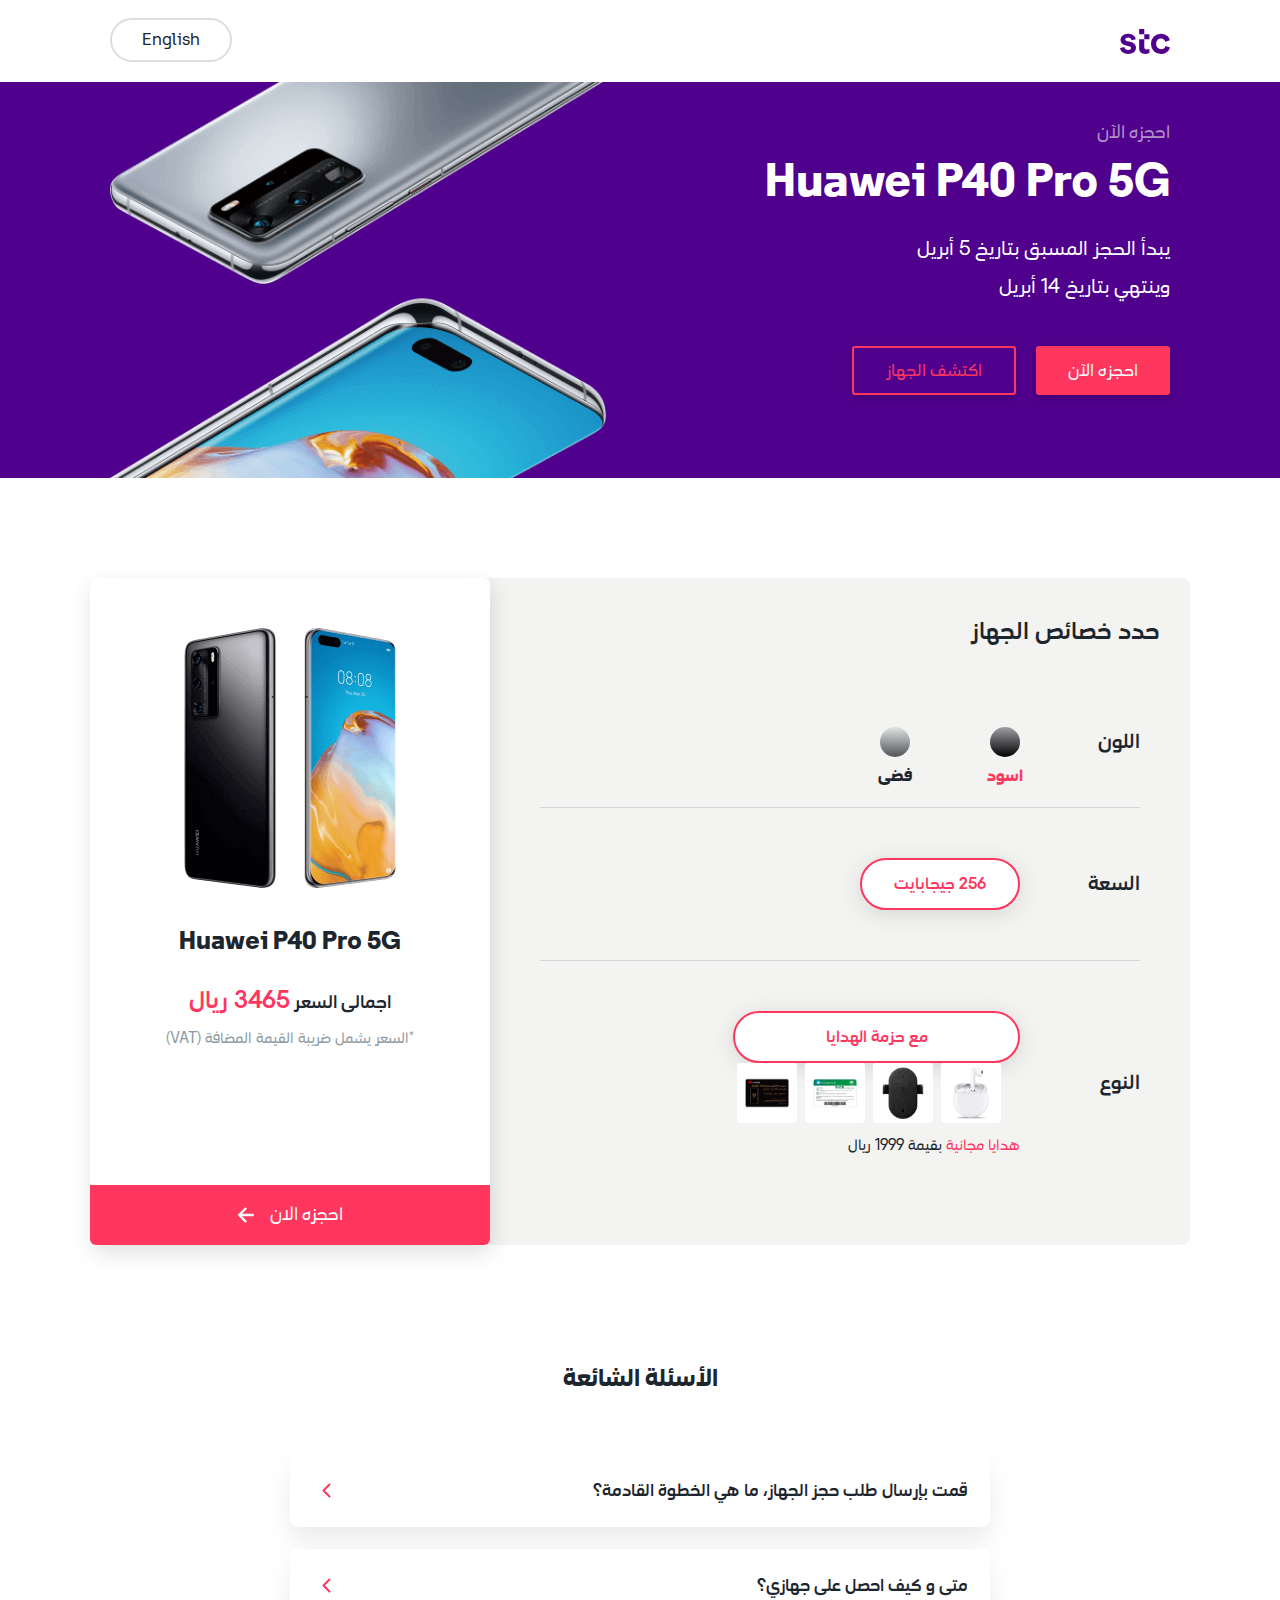
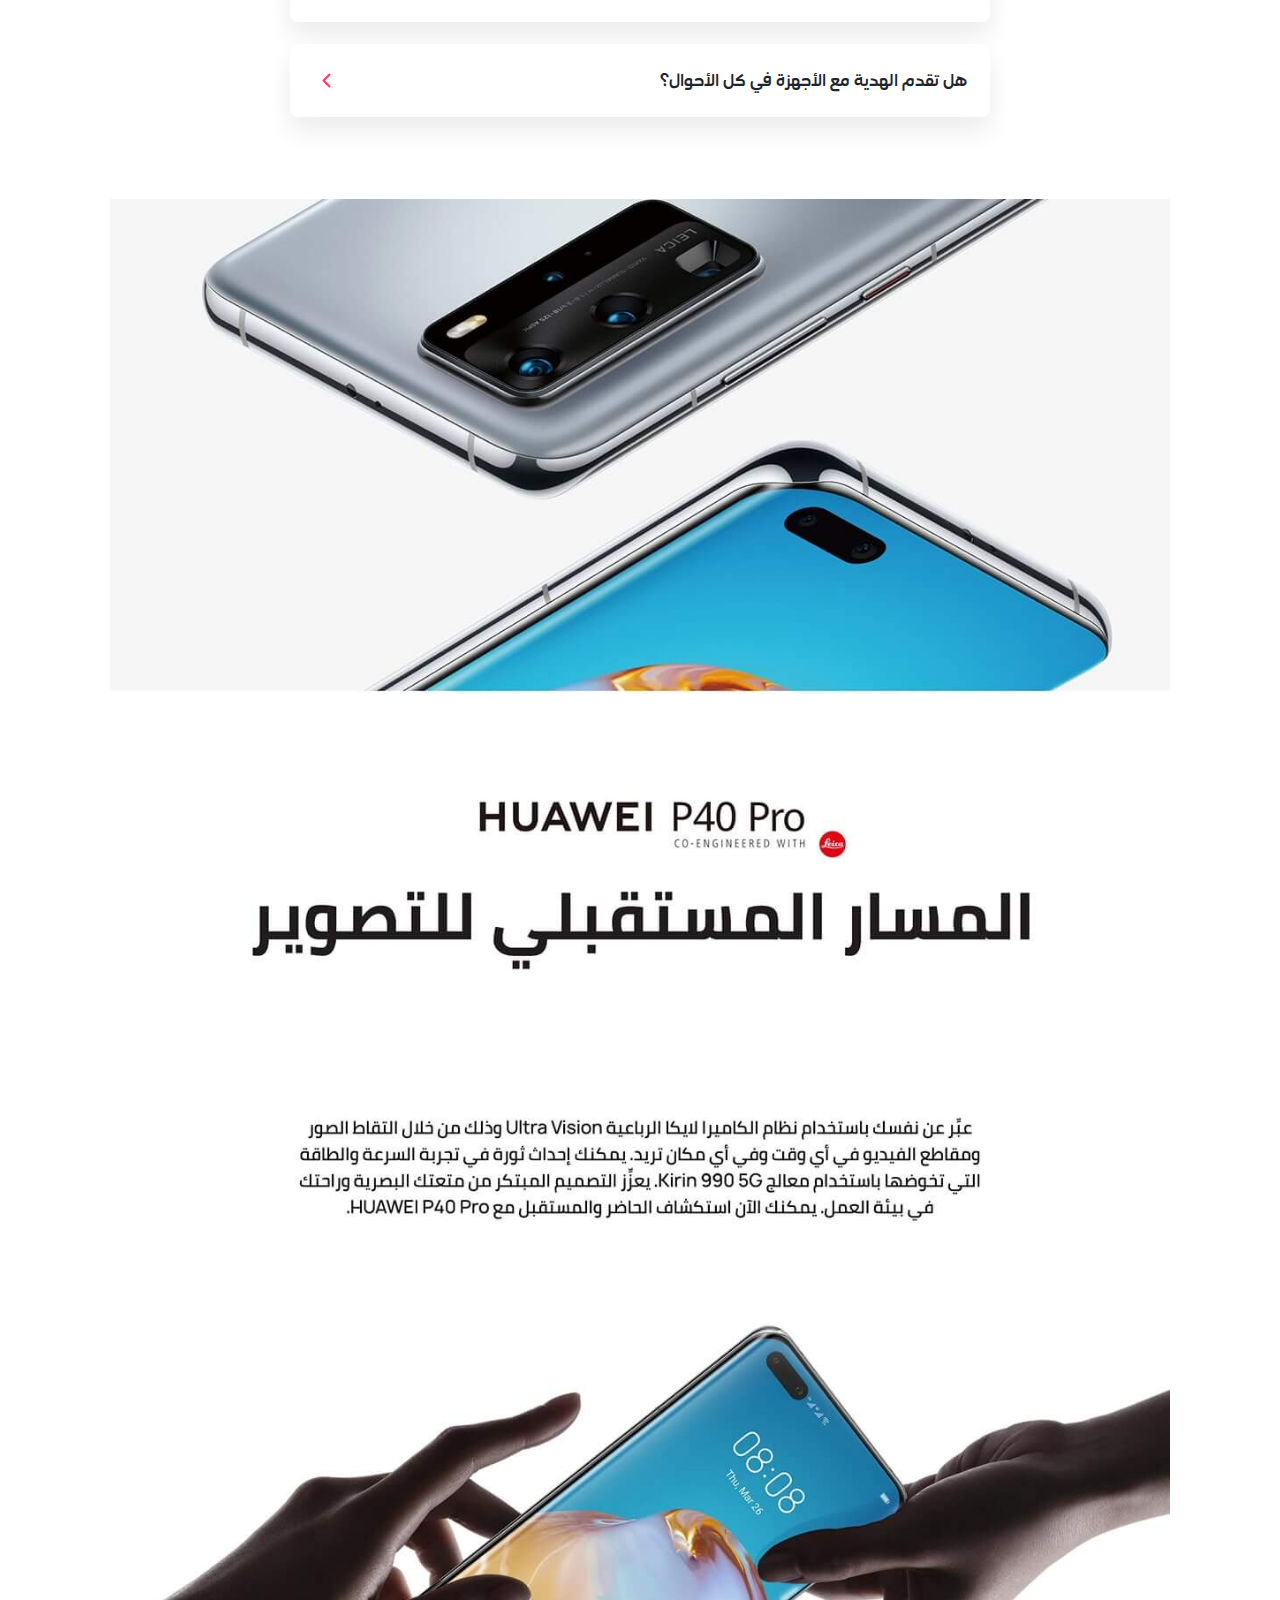
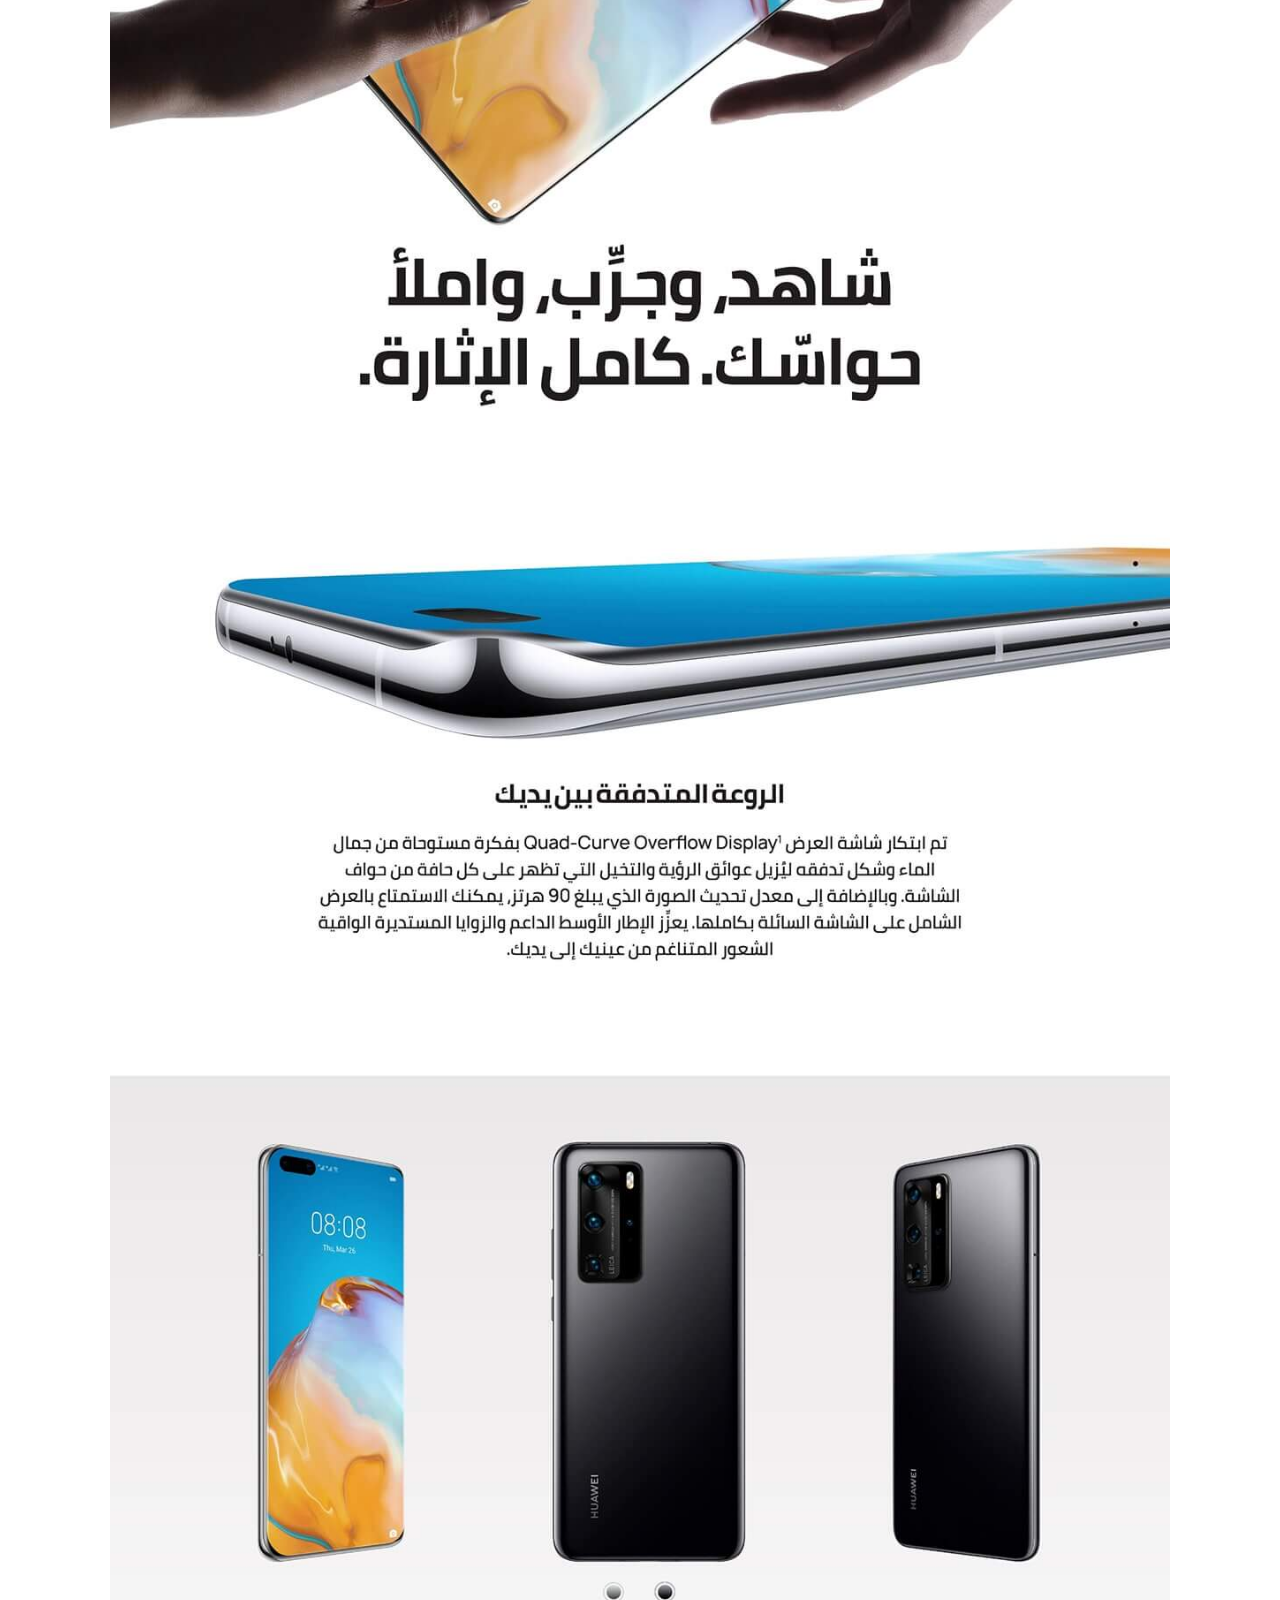
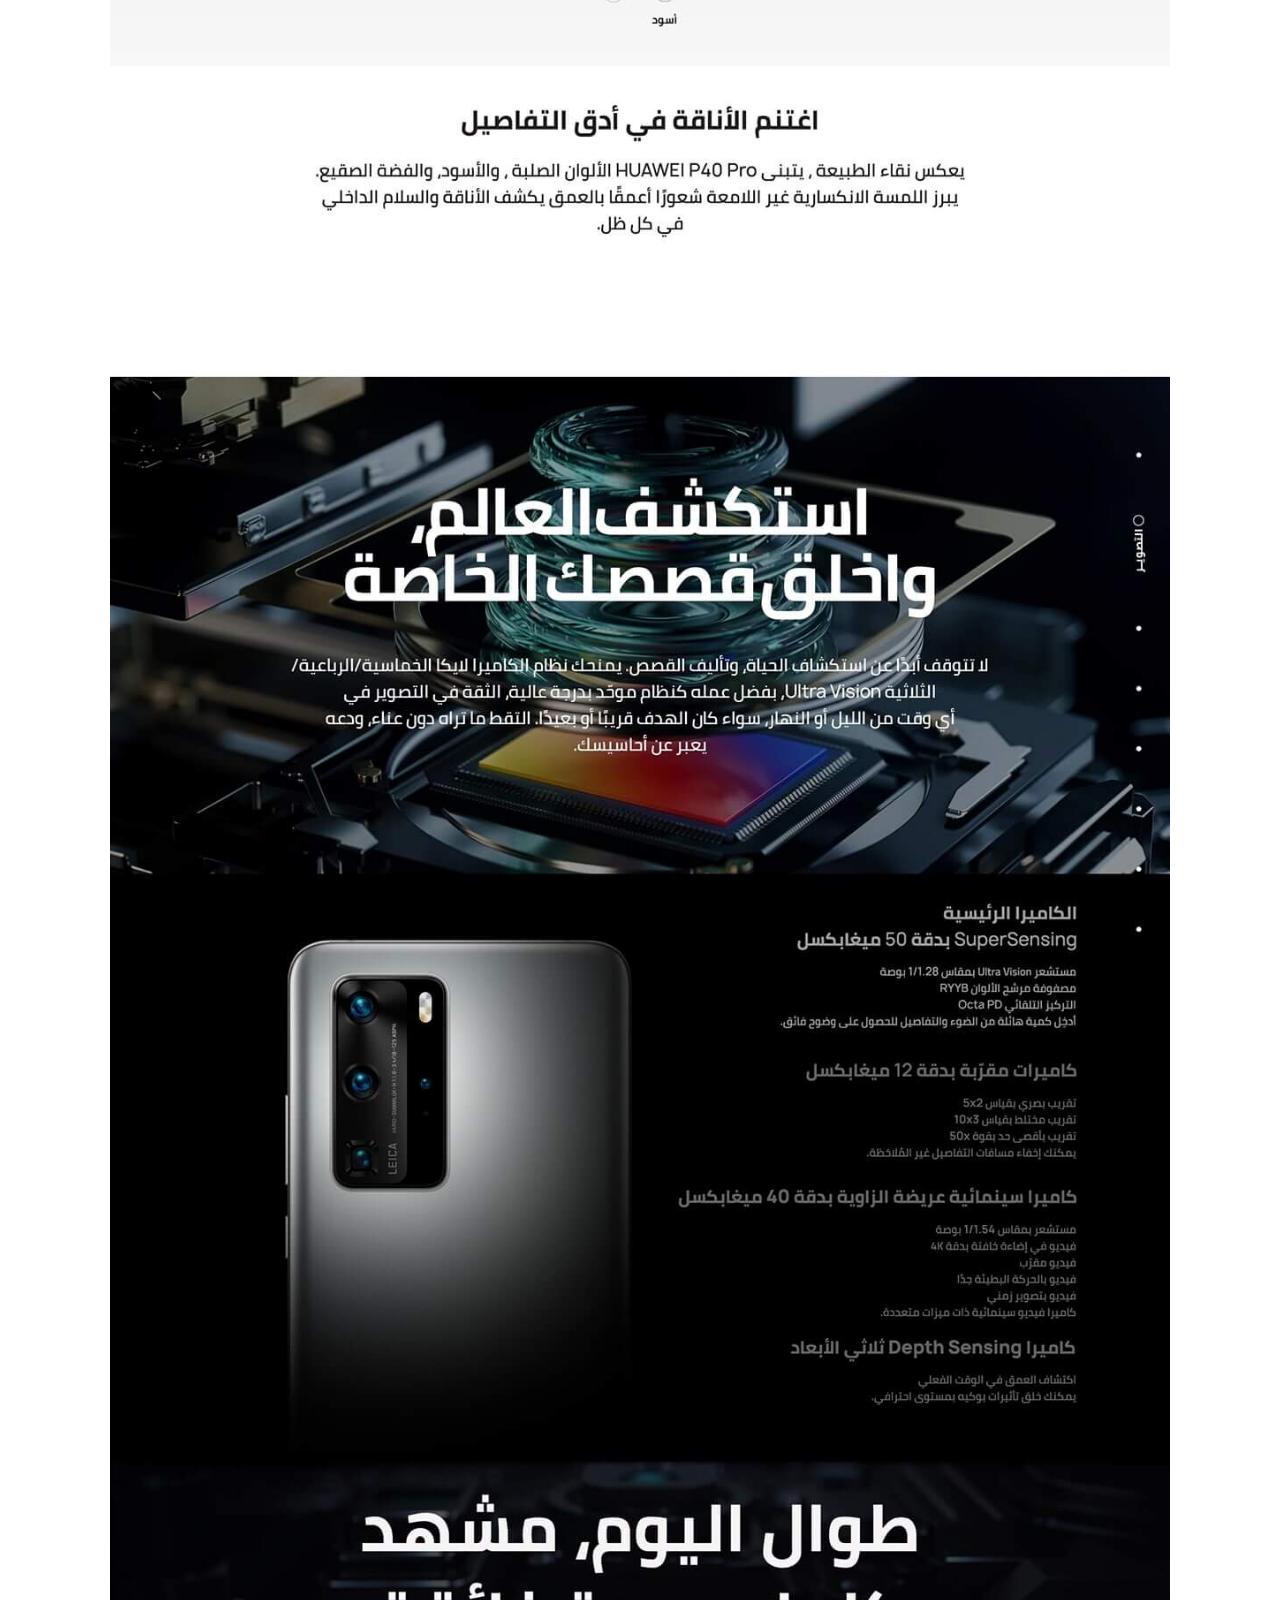
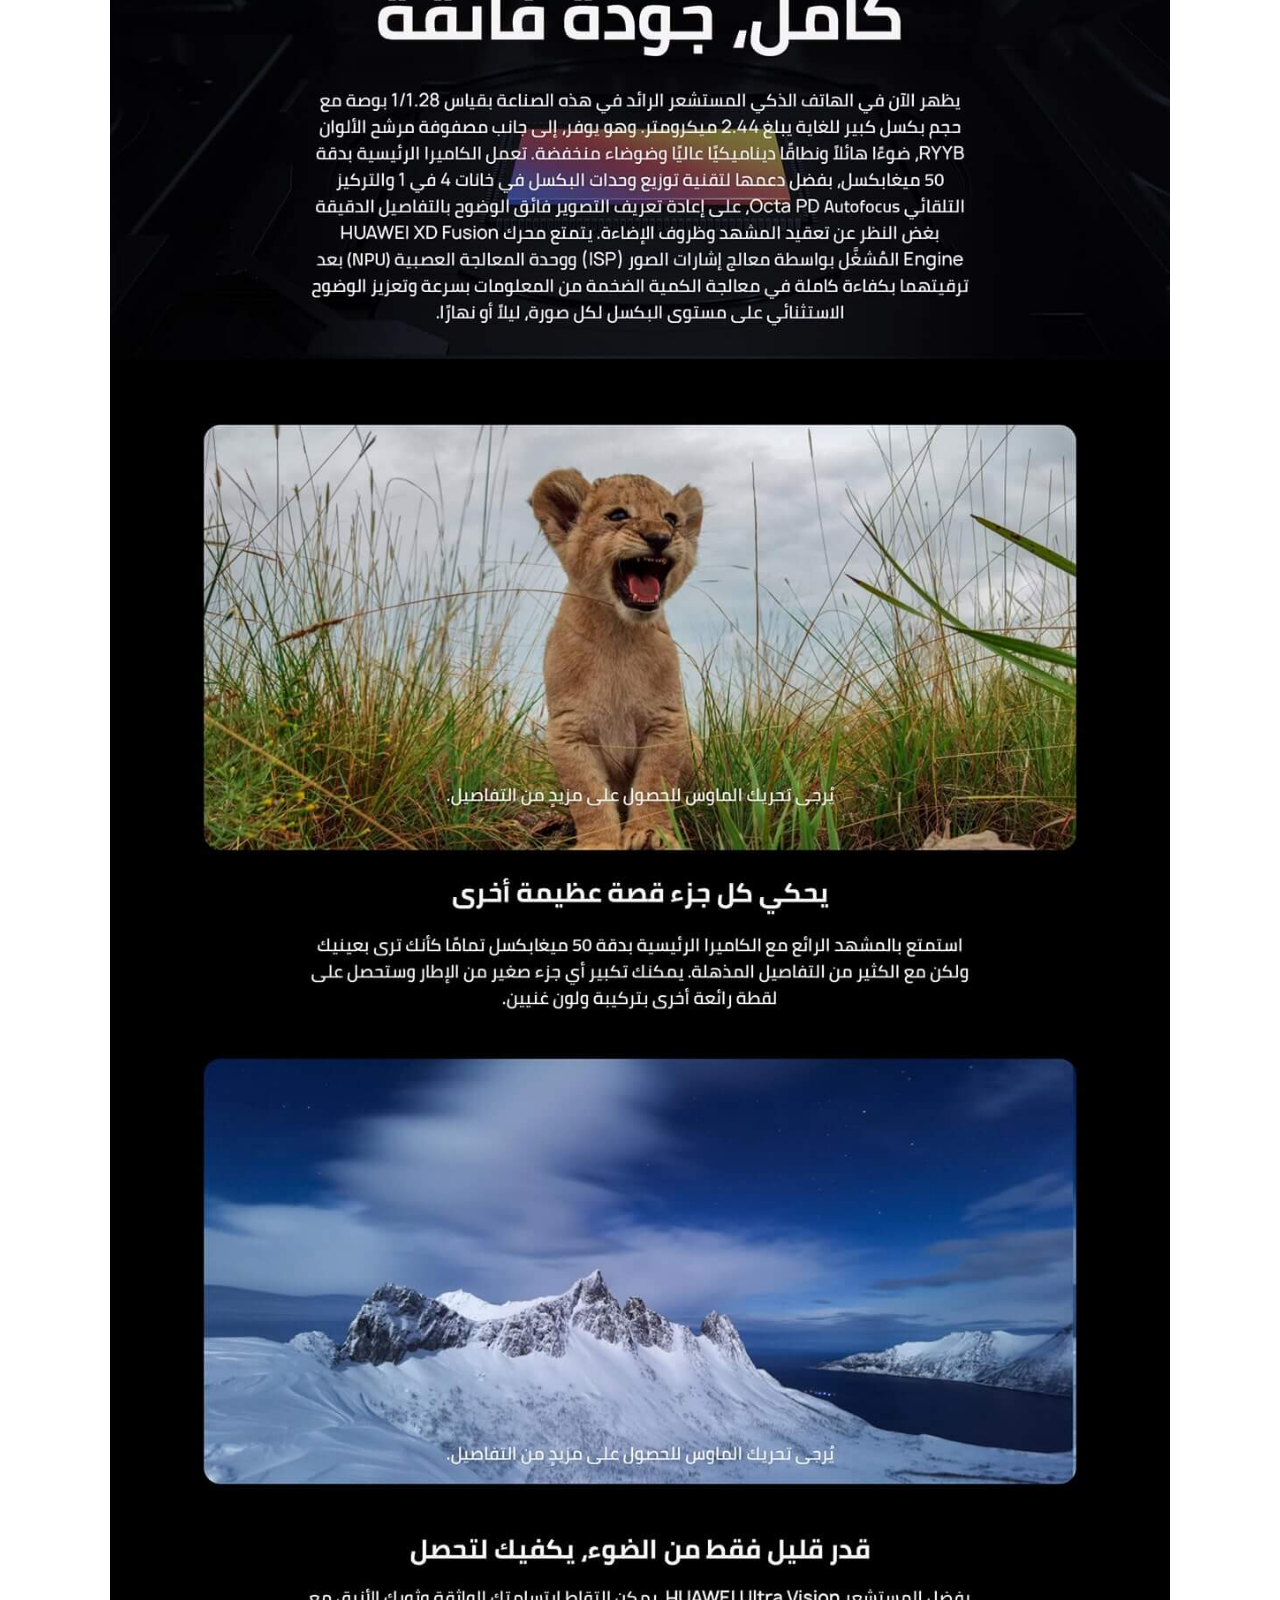
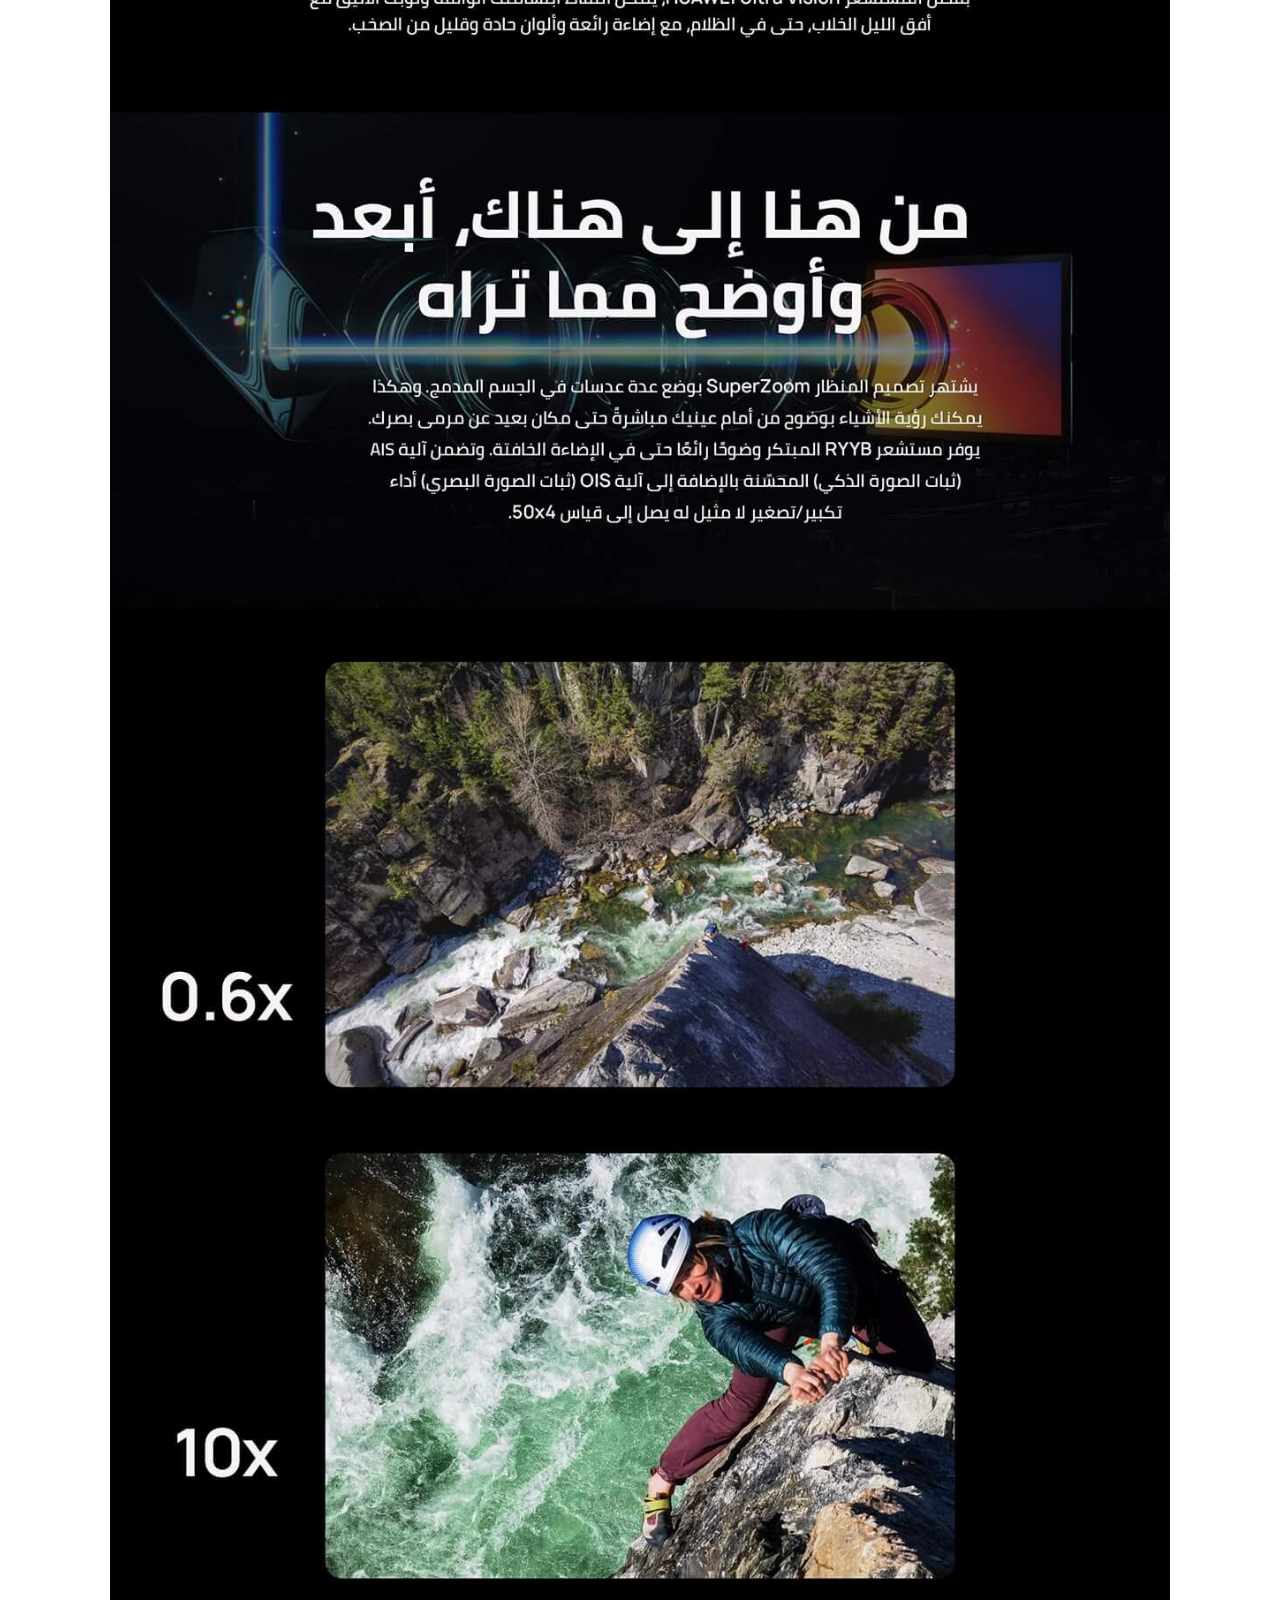
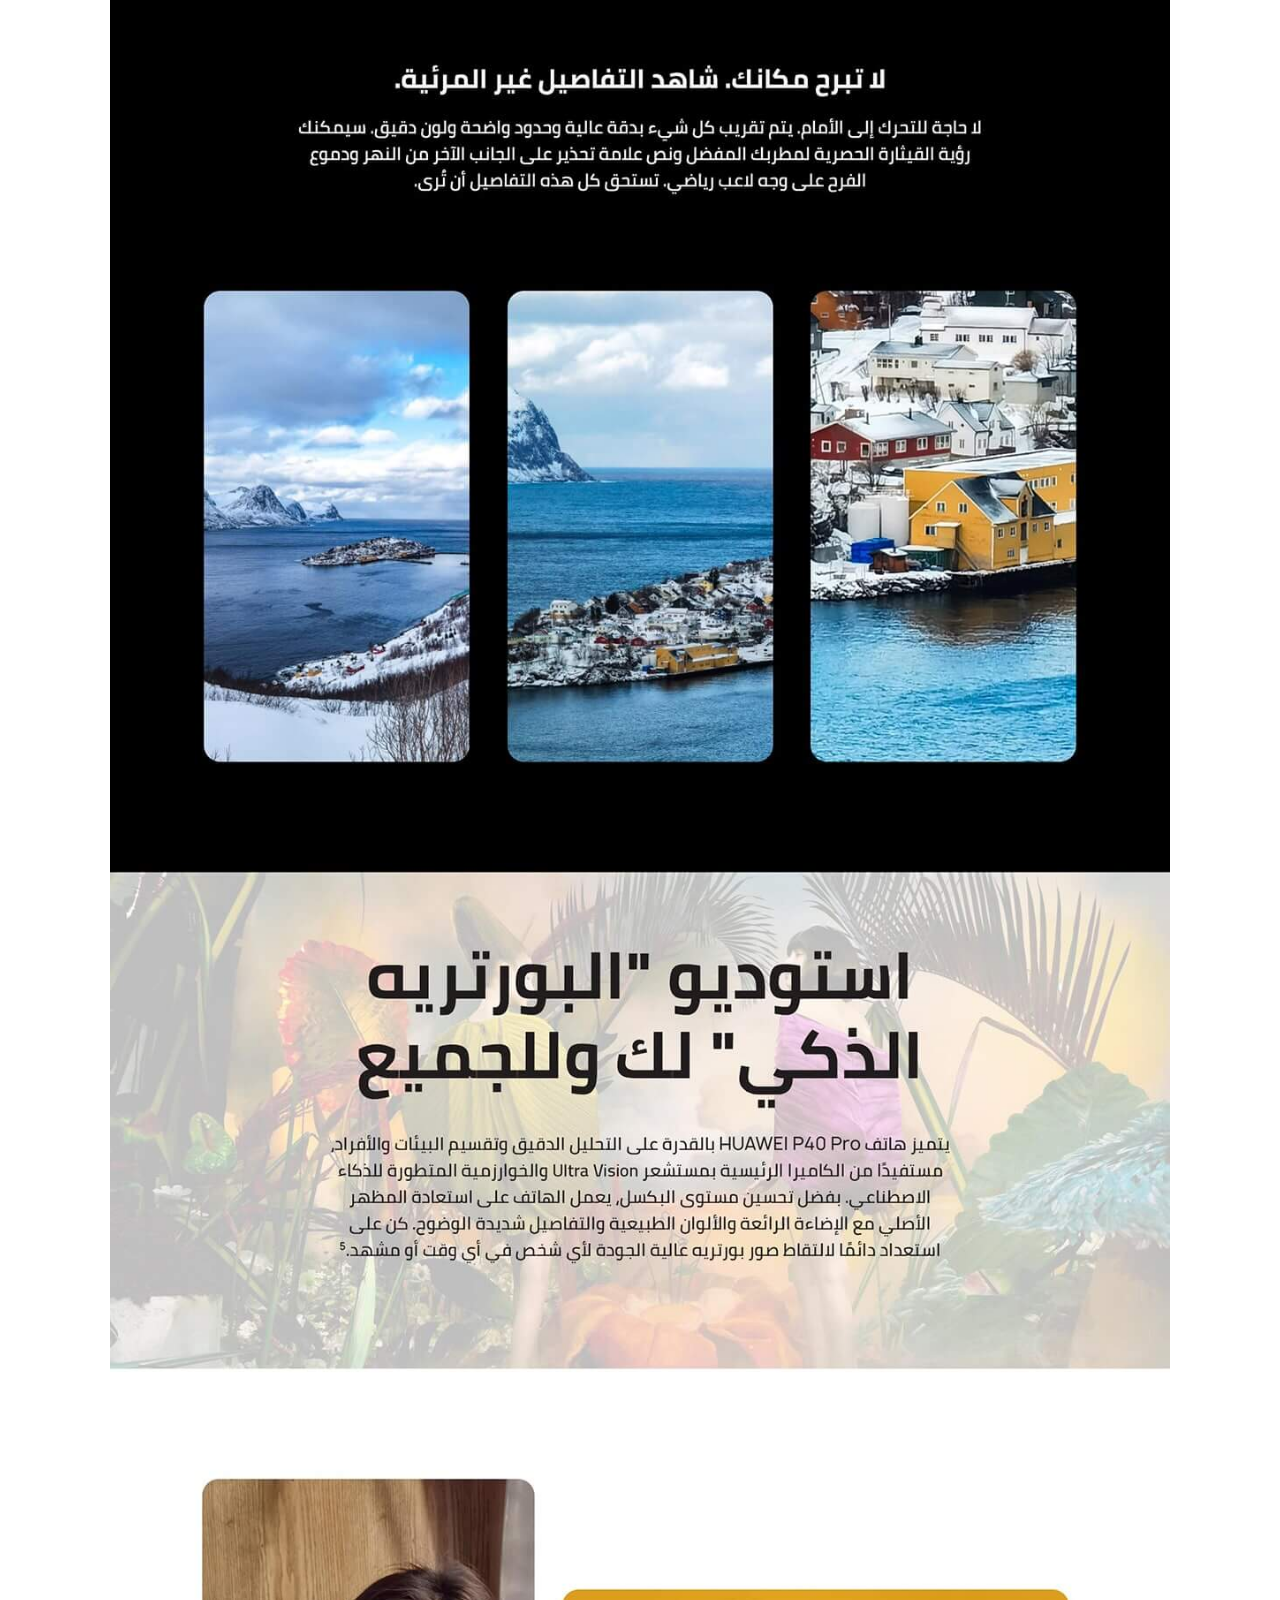
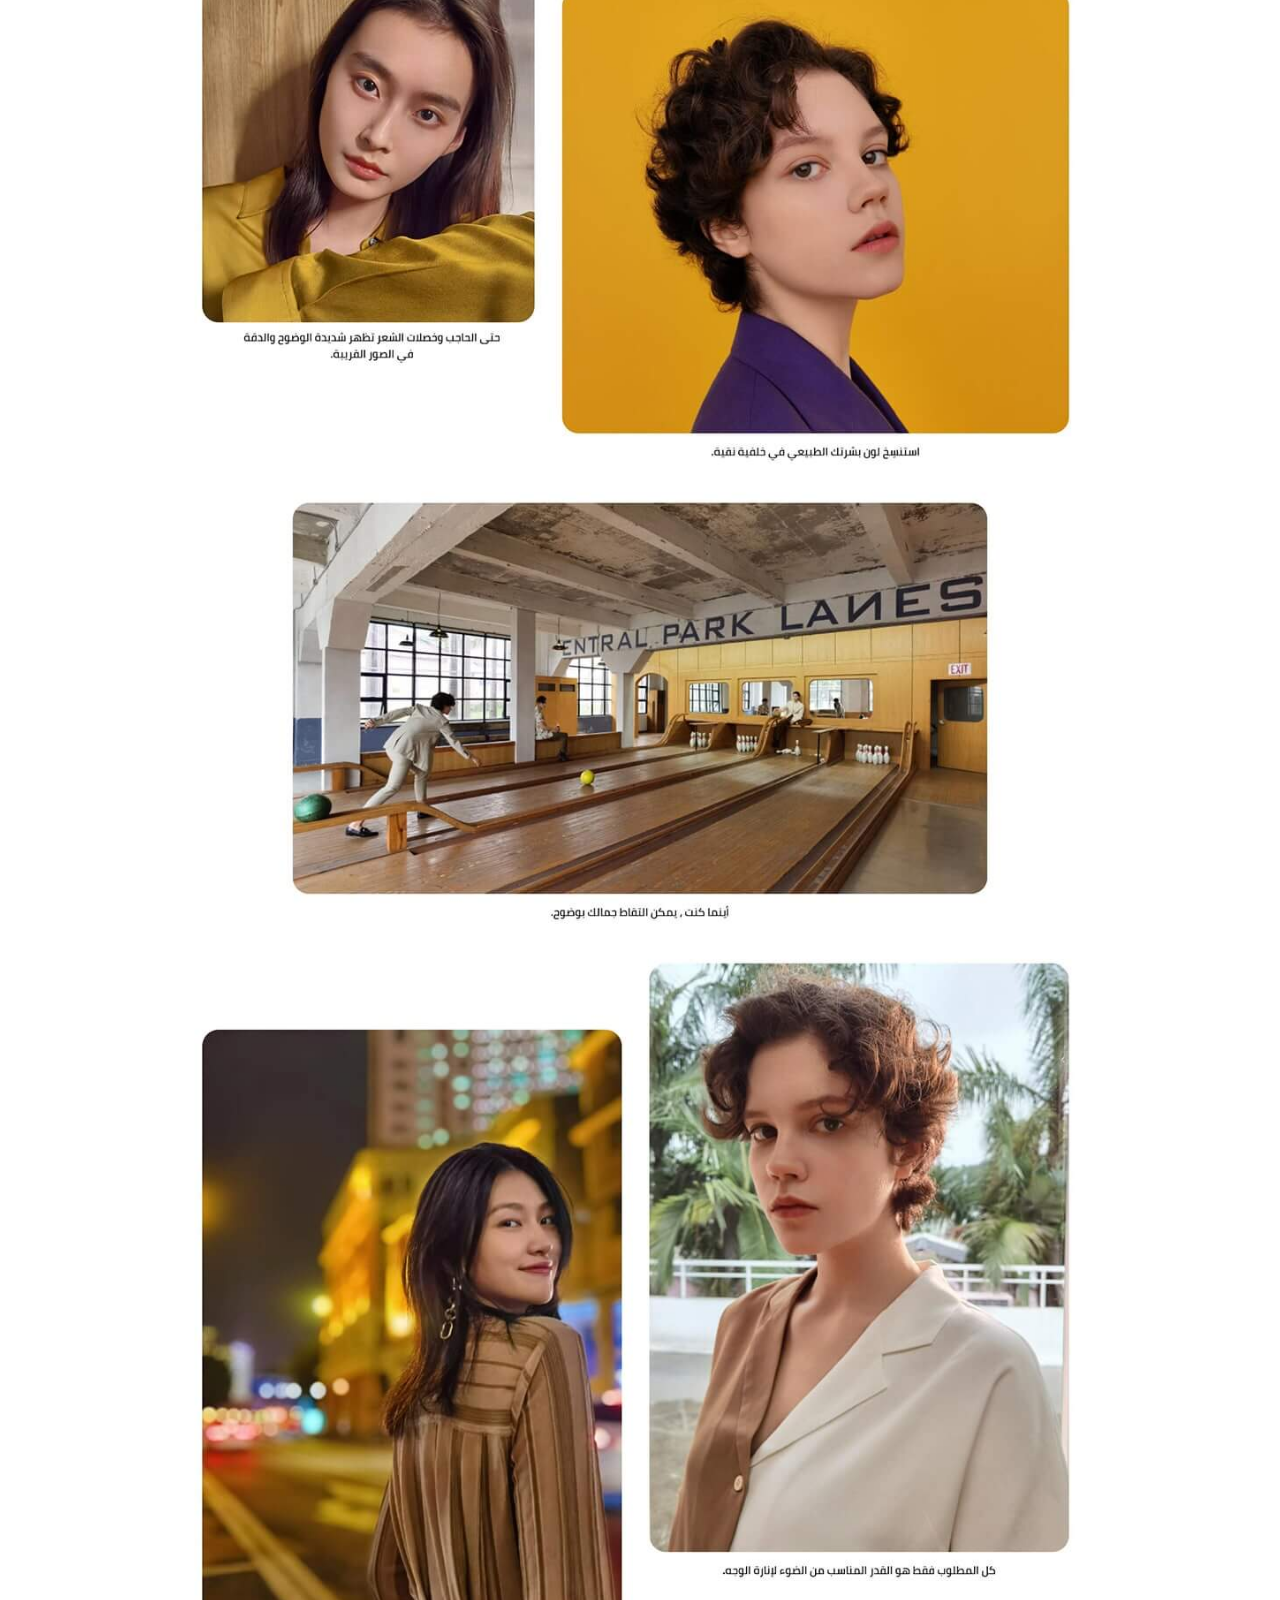
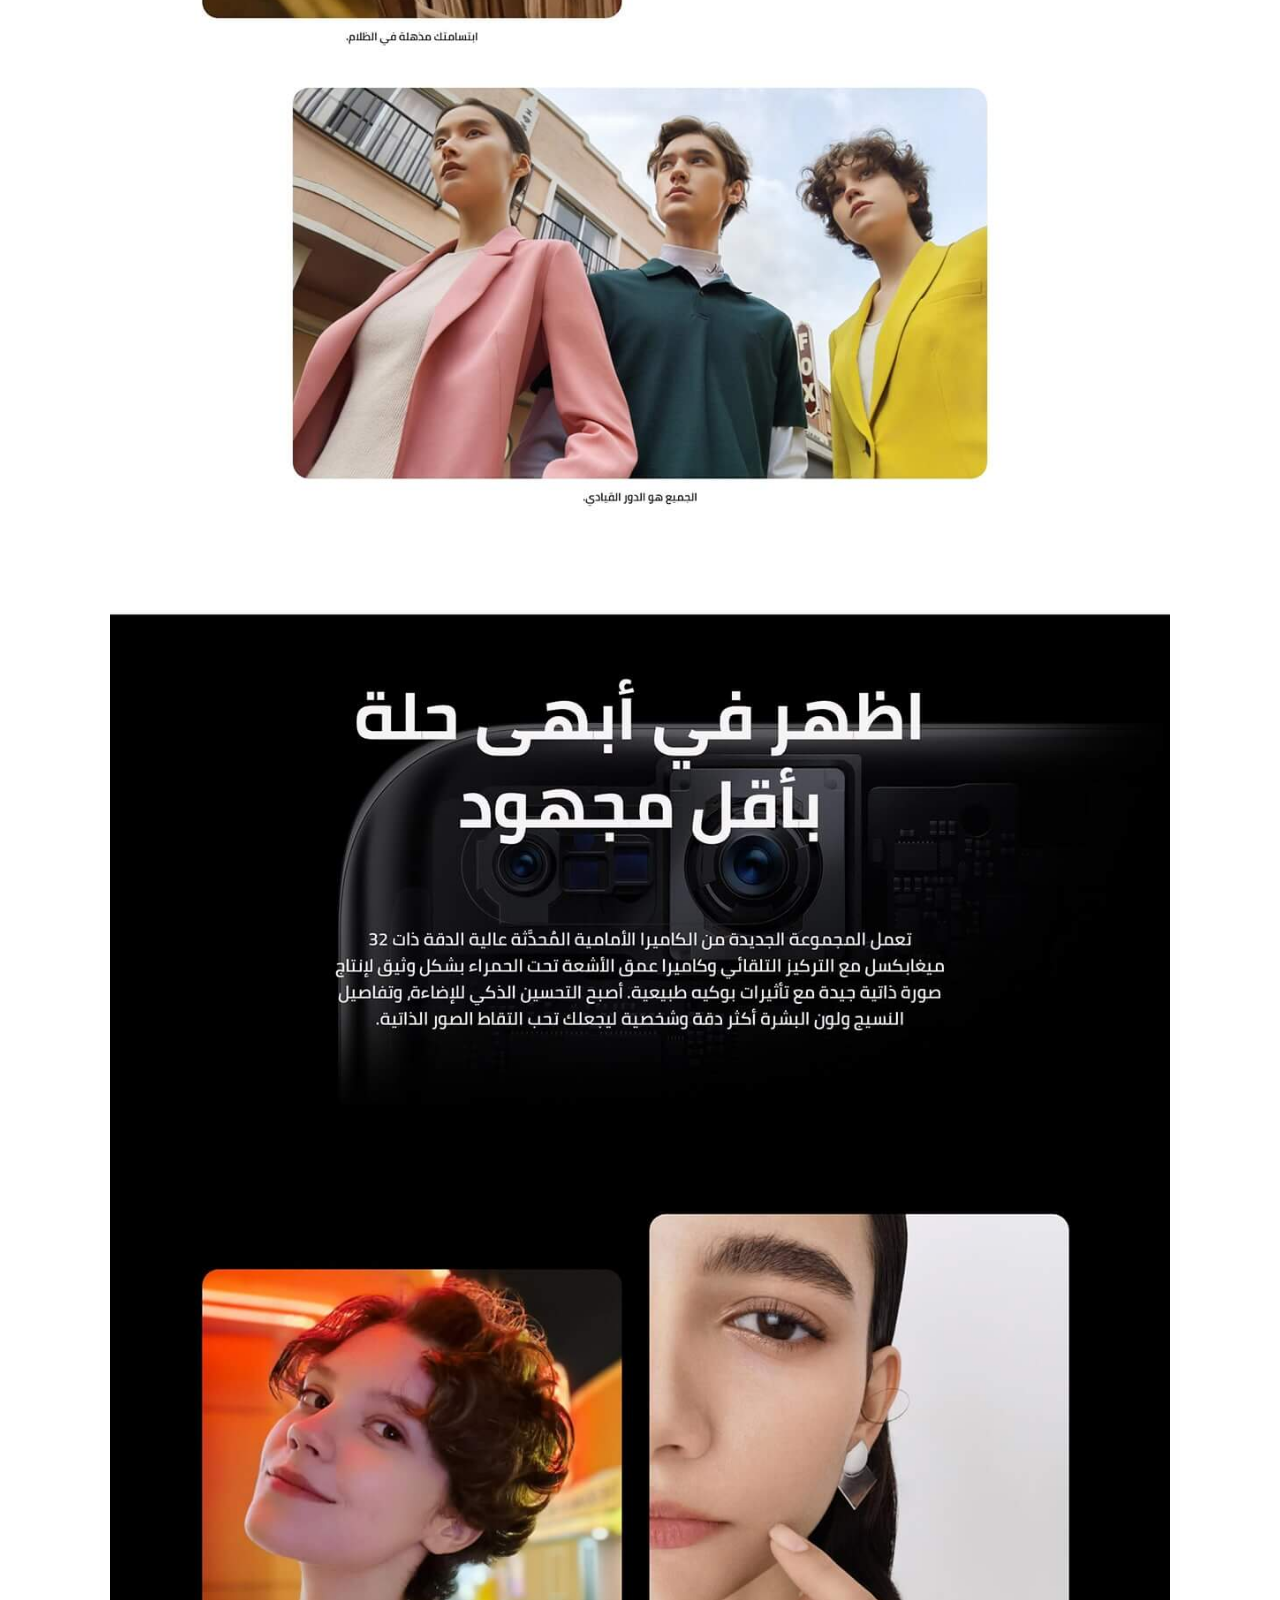
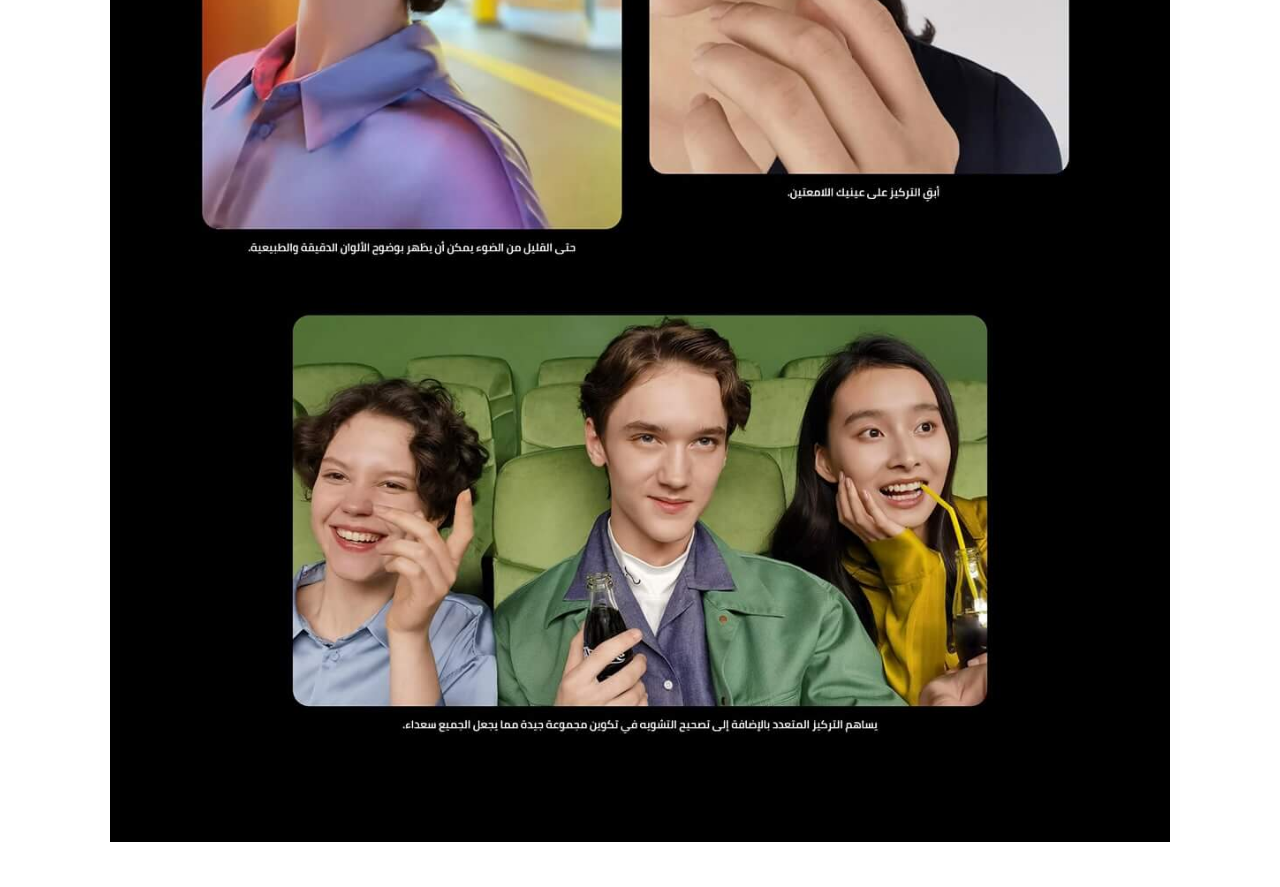
<file: index.html>
<!DOCTYPE html>
<html lang="en">
  <head>
    <meta charset="UTF-8" />
    <meta name="viewport" content="width=device-width, initial-scale=1.0" />
    <meta property="og:locale" content="en_US" />
    <meta property="og:type" content="website" />
    <meta property="og:site_name" content="احجزه الآن Huawei P40 Pro 5G" />
    <meta property="og:title" content="احجزه الآن Huawei P40 Pro 5G" />
    <meta
      property="og:description"
      content="يبدأ الحجز المسبق بتاريخ 5 أبريل وينتهي بتاريخ 14 أبريل"
    />
    <meta property="og:url" content="https://p40.laywagif.com/" />
    <title>احجزه الآن Huawei P40 Pro 5G</title>
    <link
      rel="shortcut icon"
      type="image/x-icon"
      href="/assets/img/favicon.ico"
    />
    <link rel="stylesheet" href="/assets/css/styles.css" />
  </head>
  <body>
    <script>
      window.location.pathname = '/ar/';
    </script>
  </body>
</html>
</file>
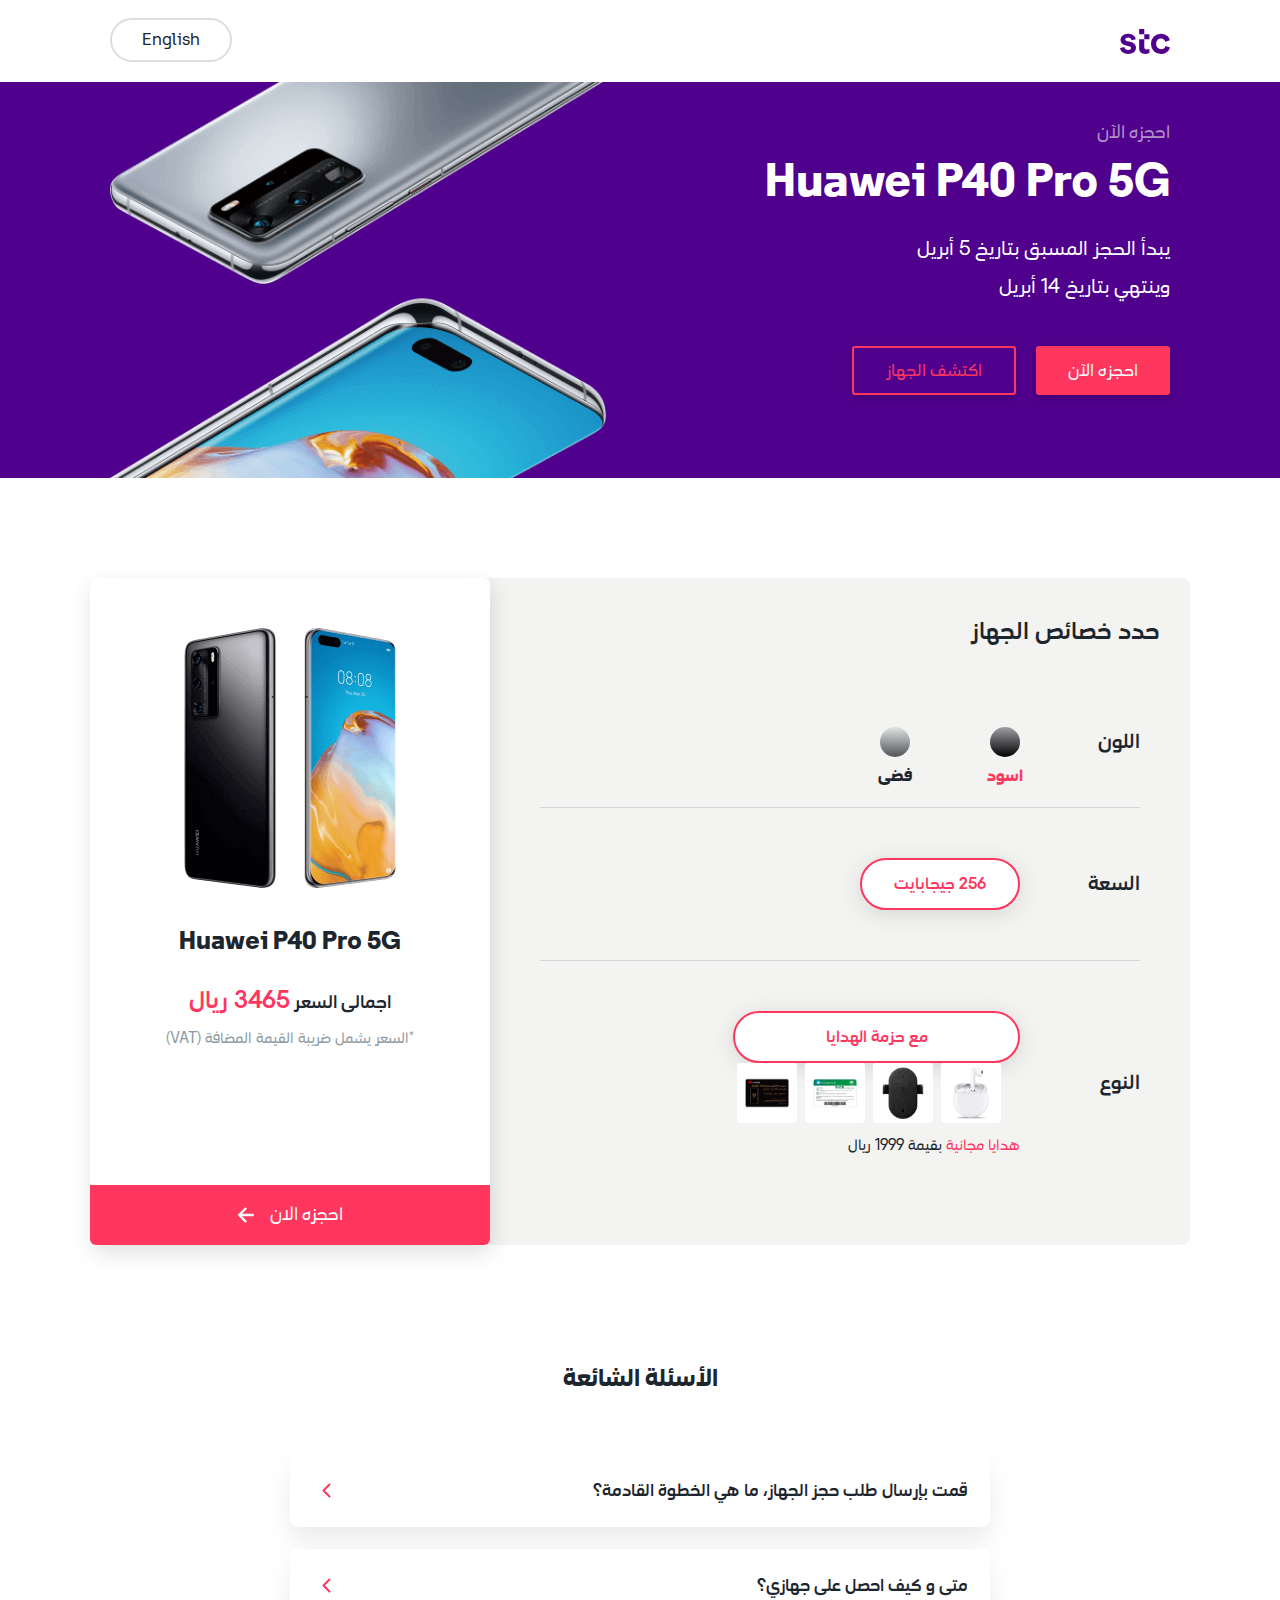
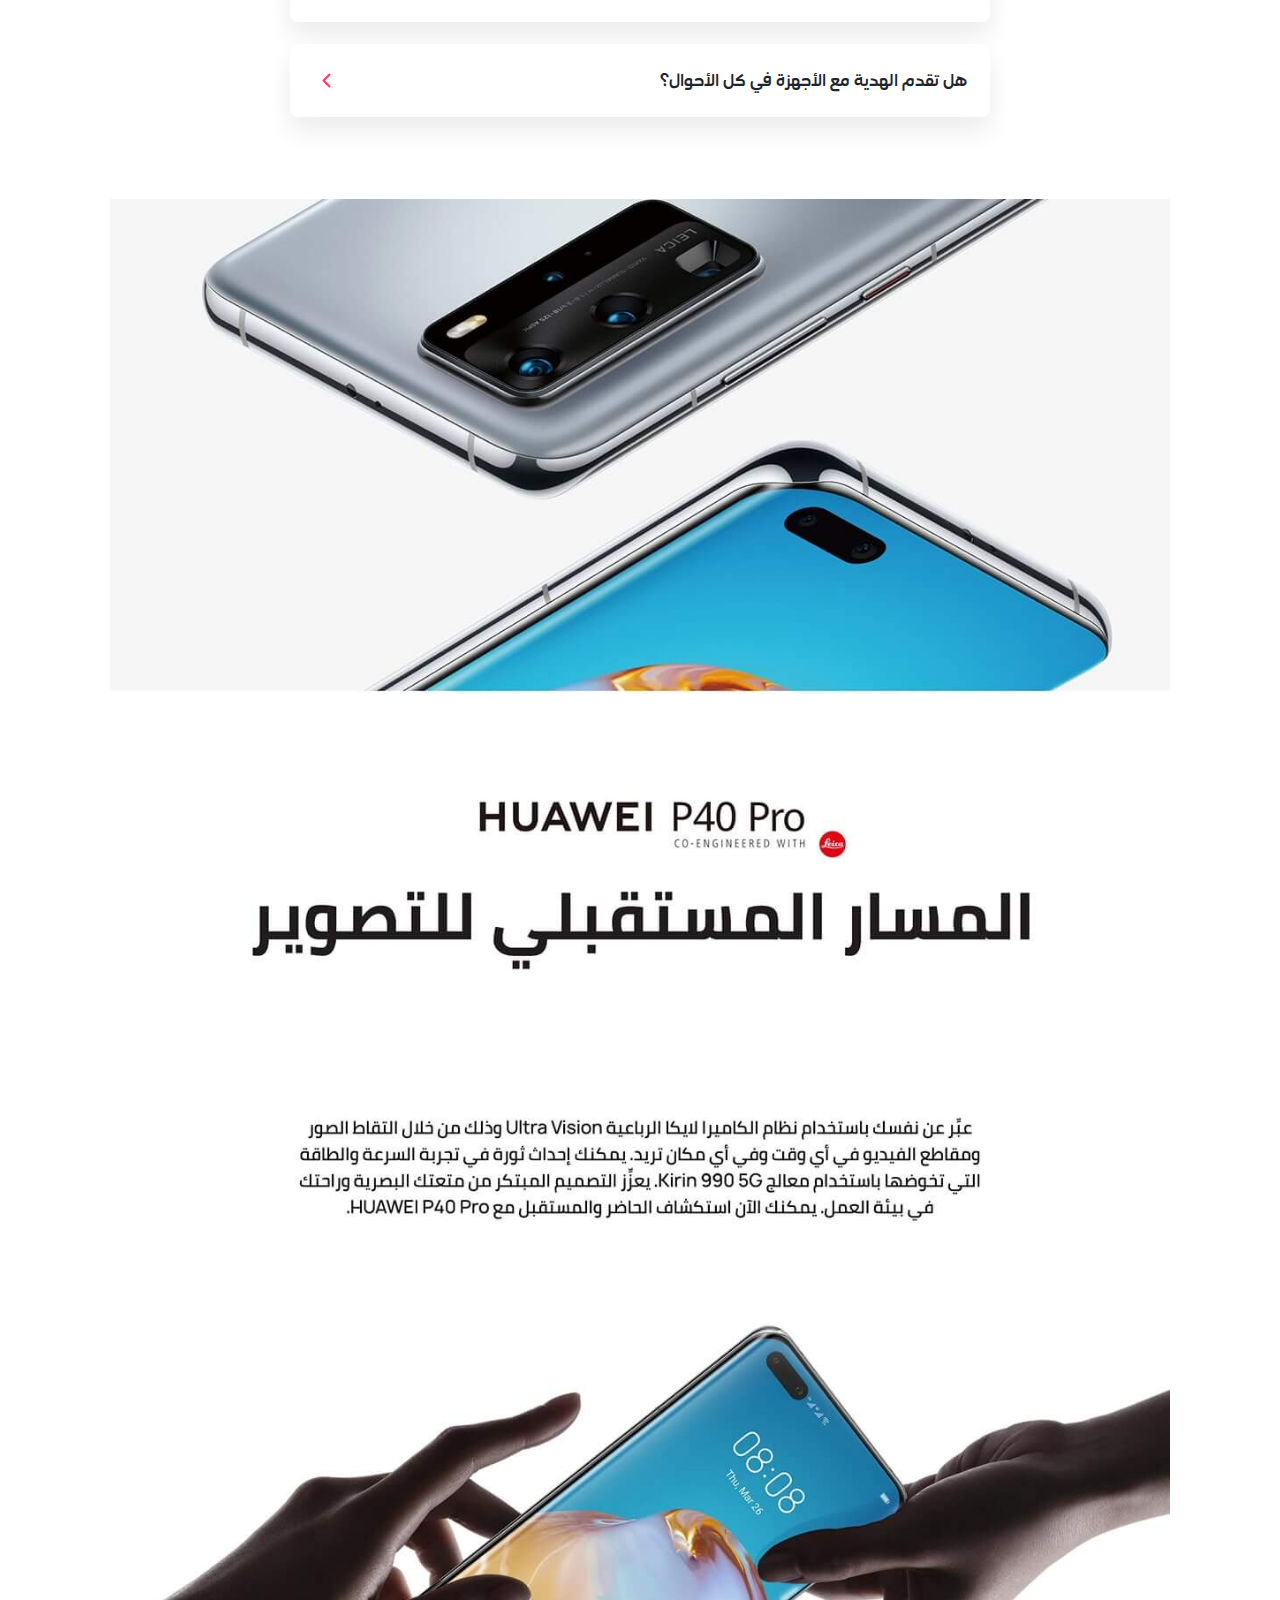
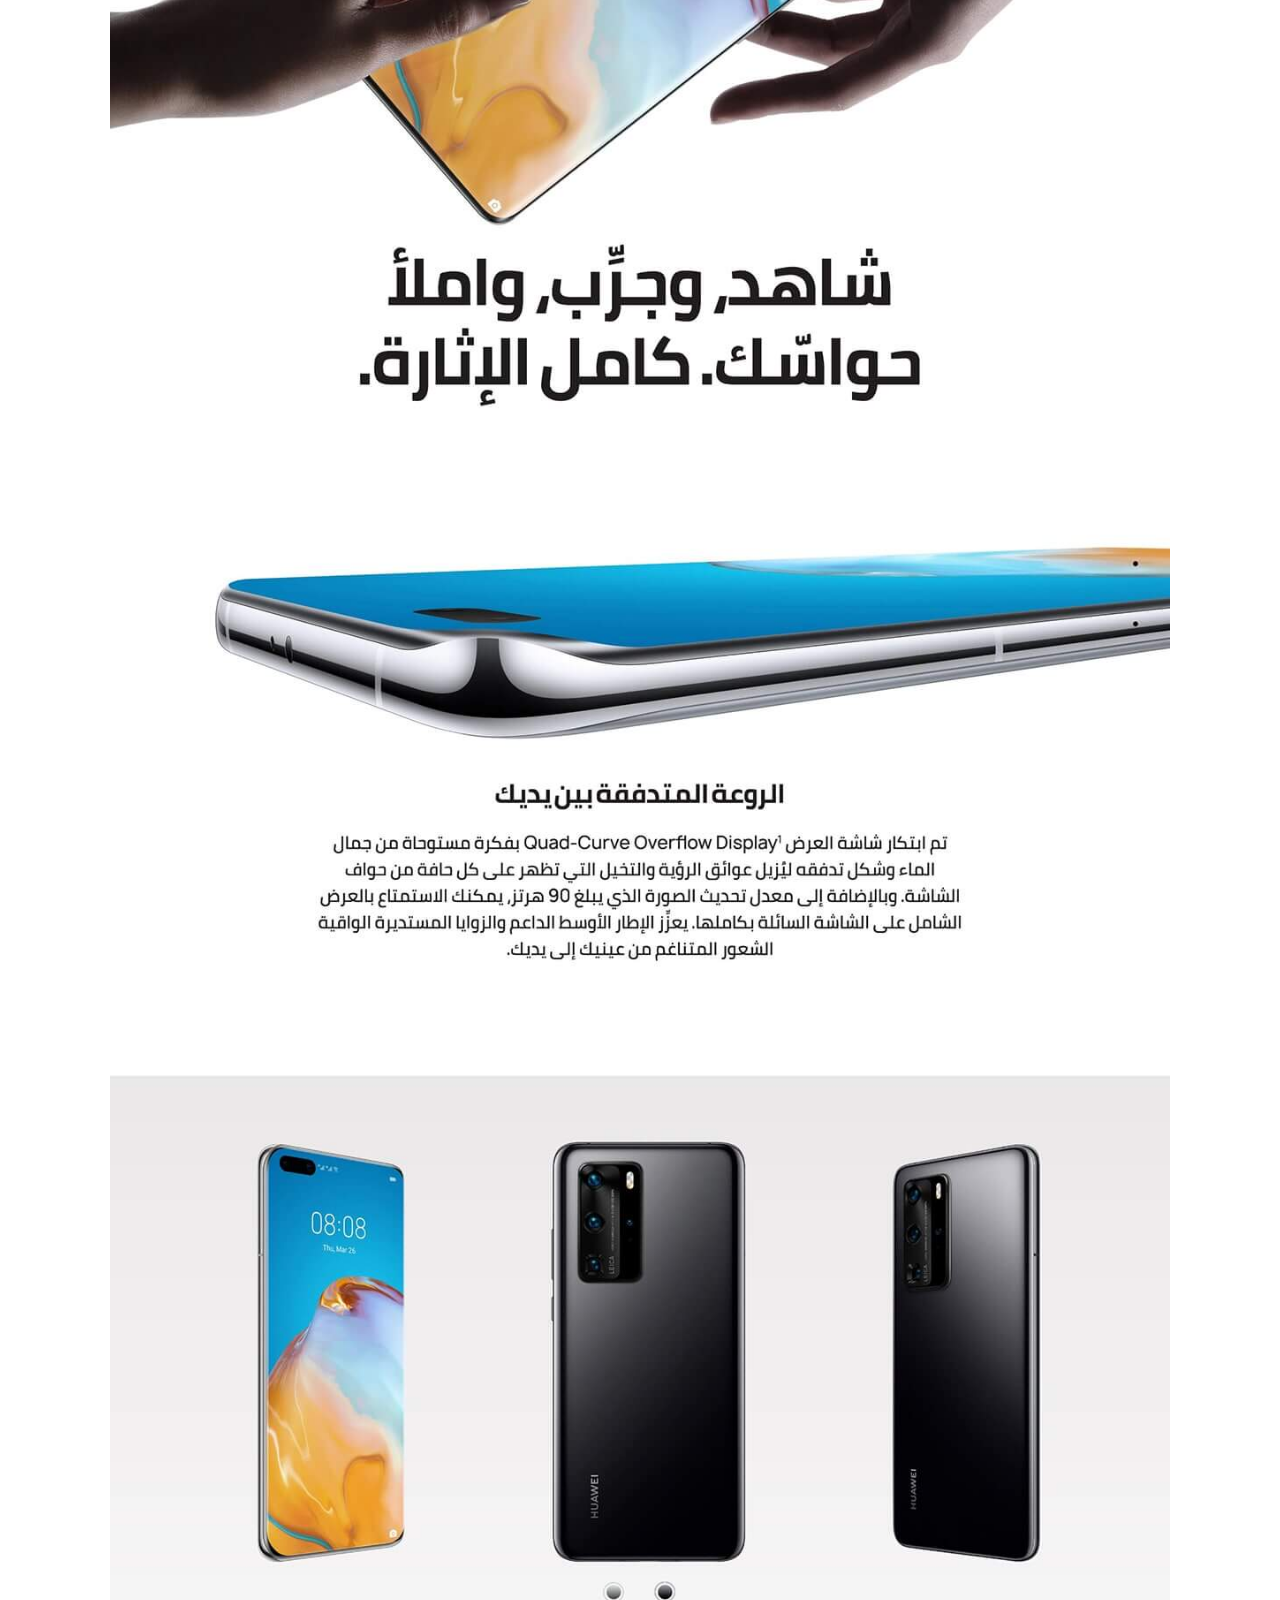
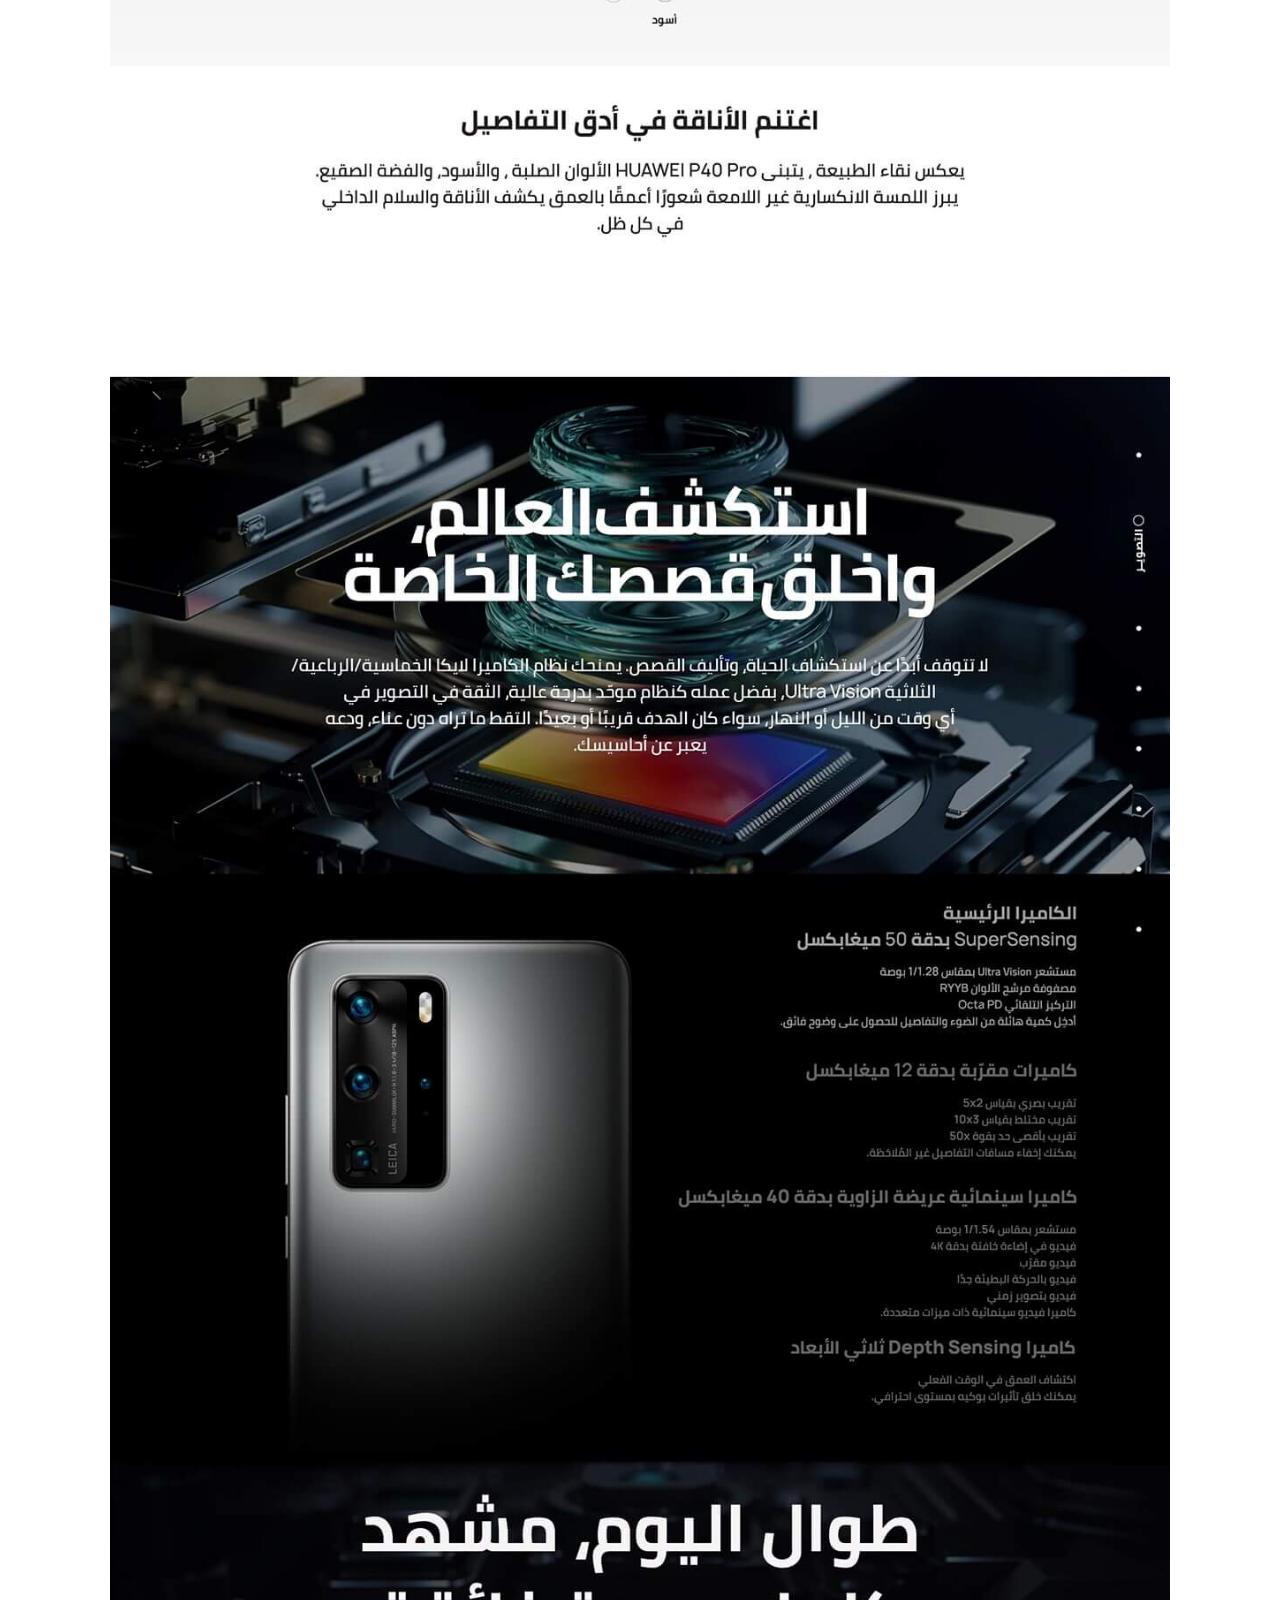
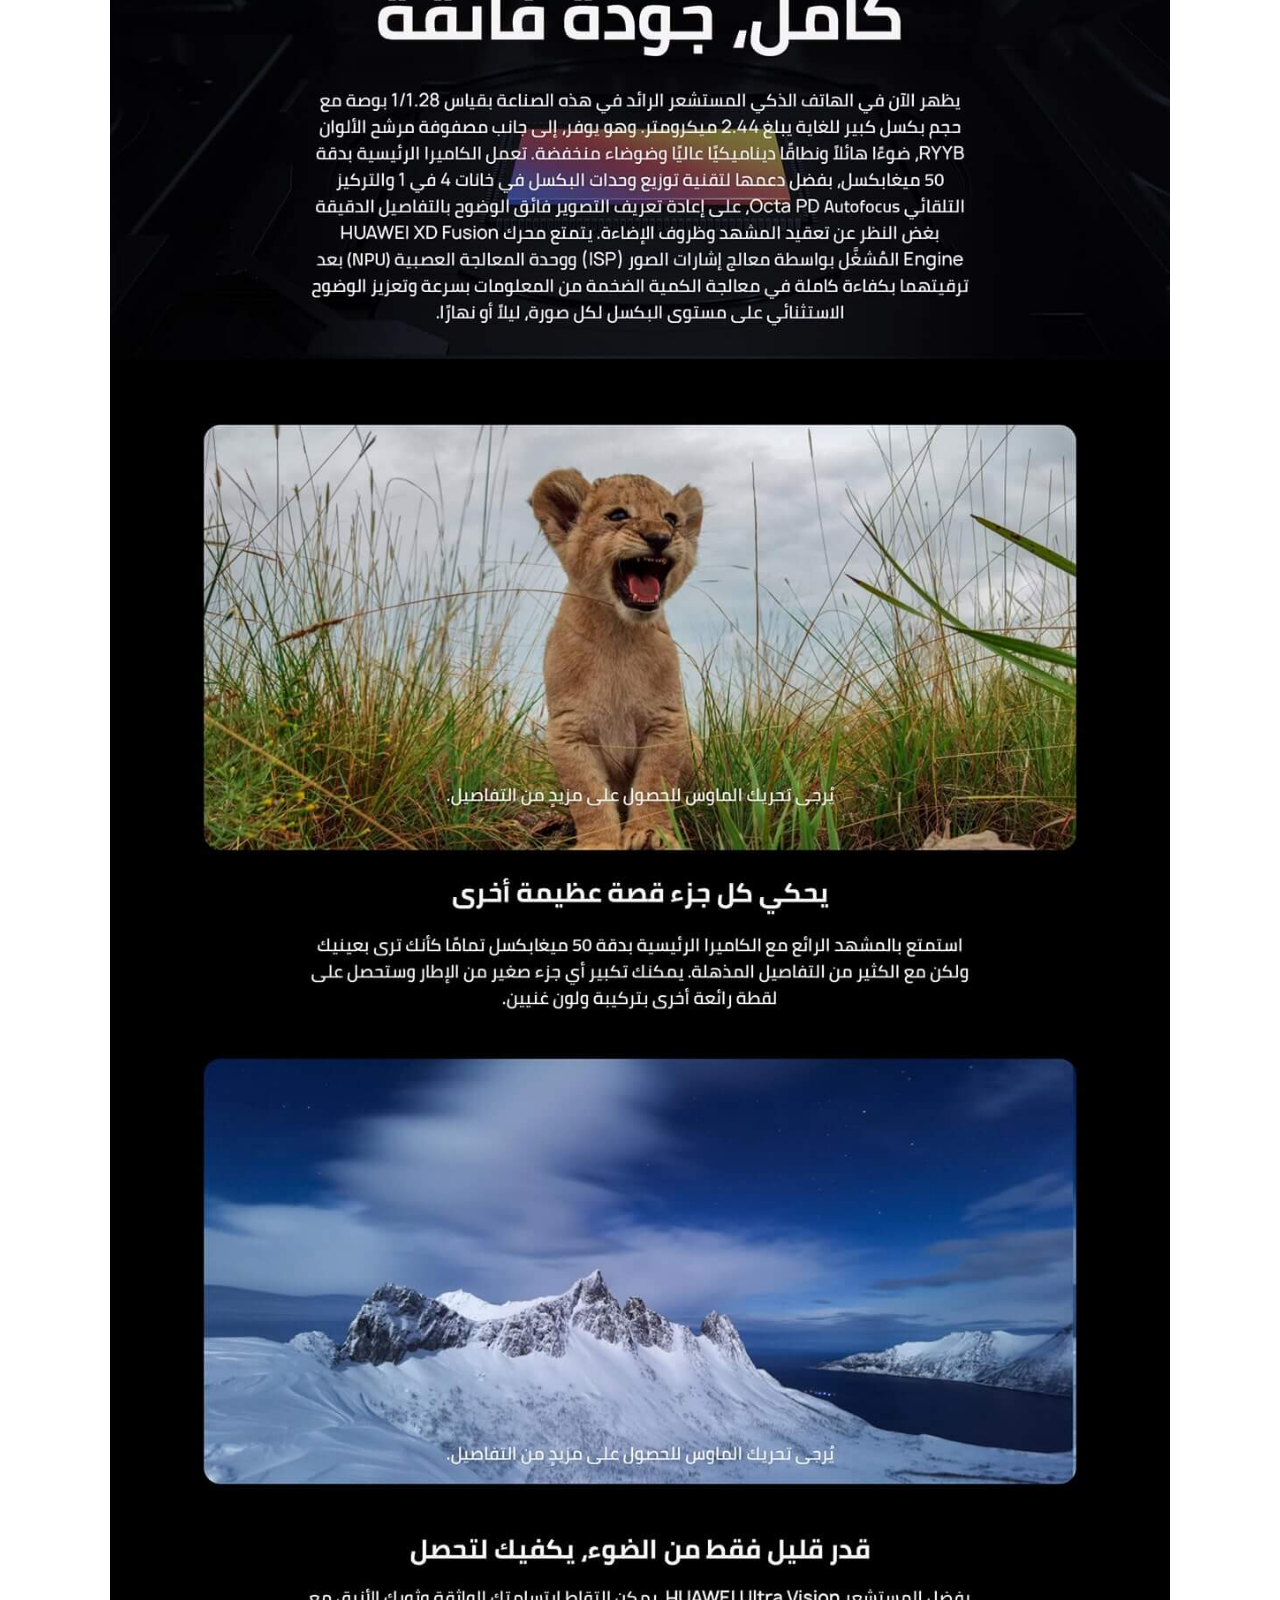
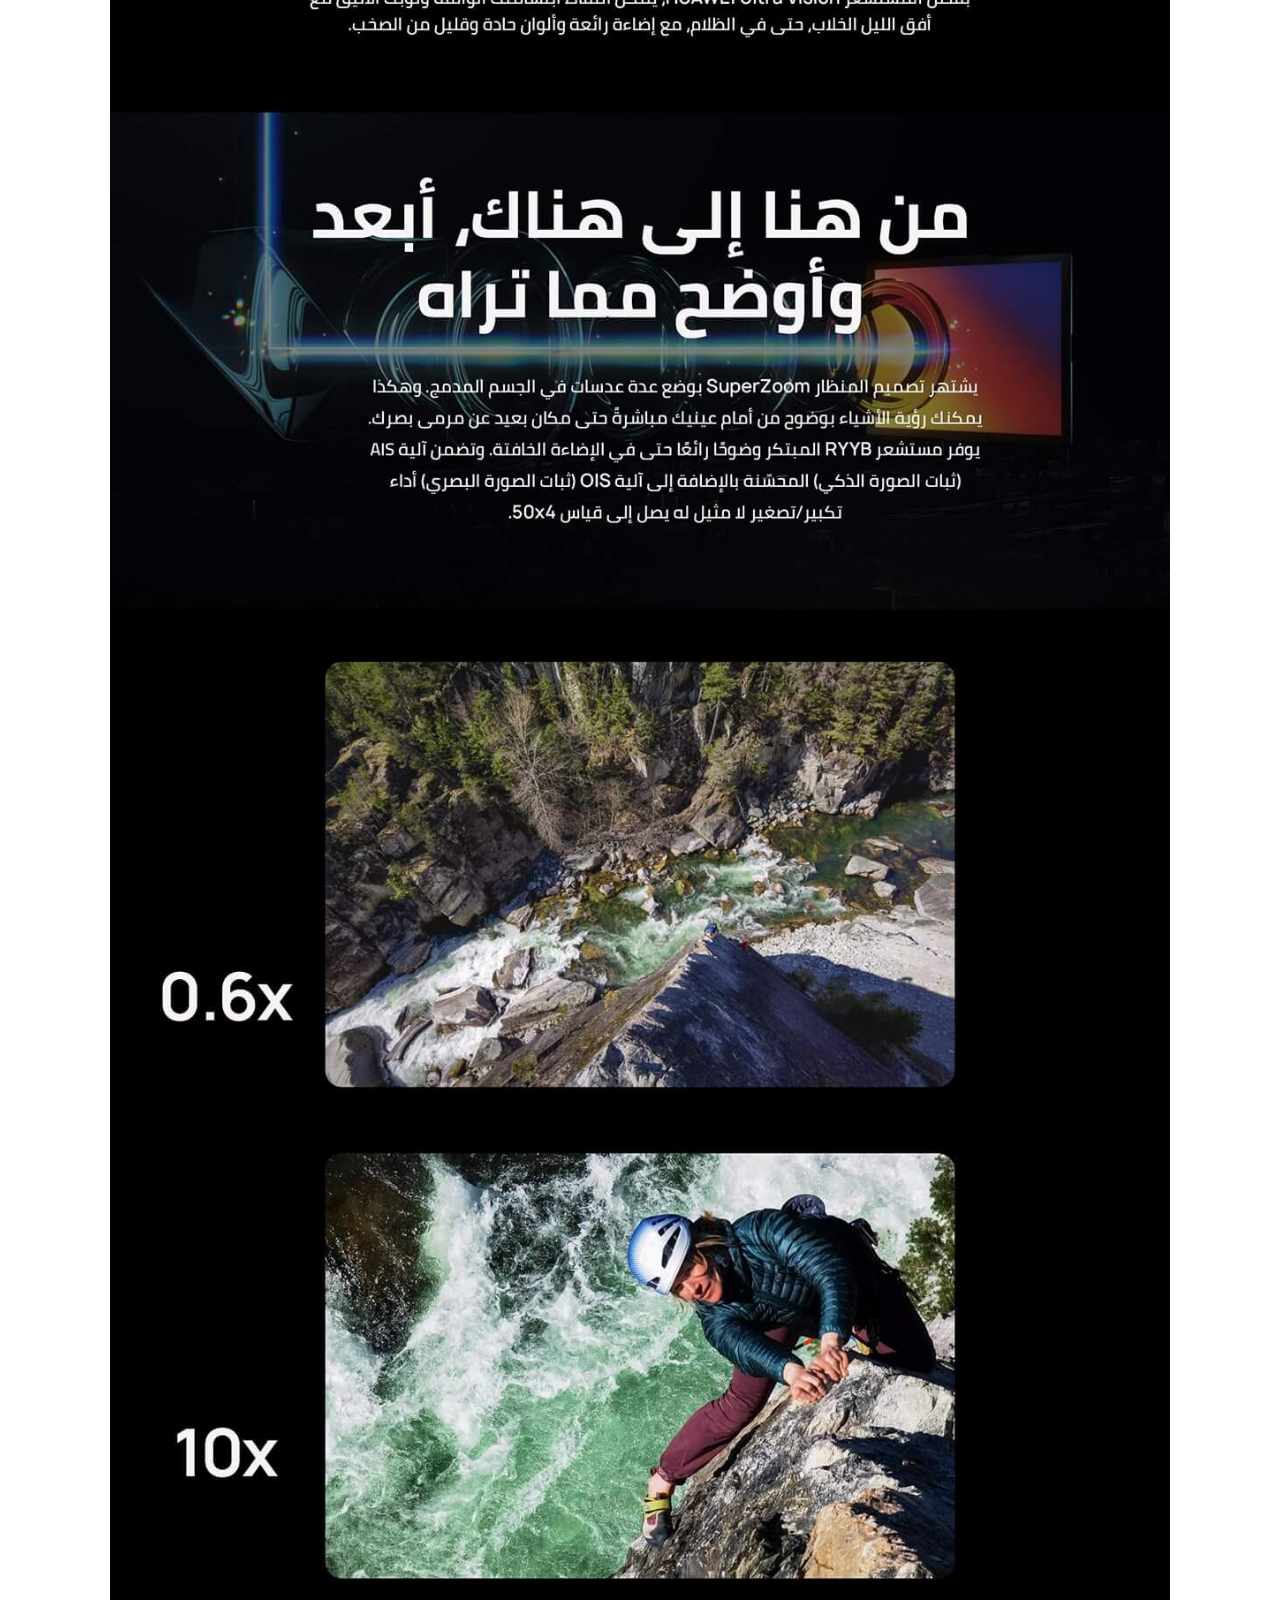
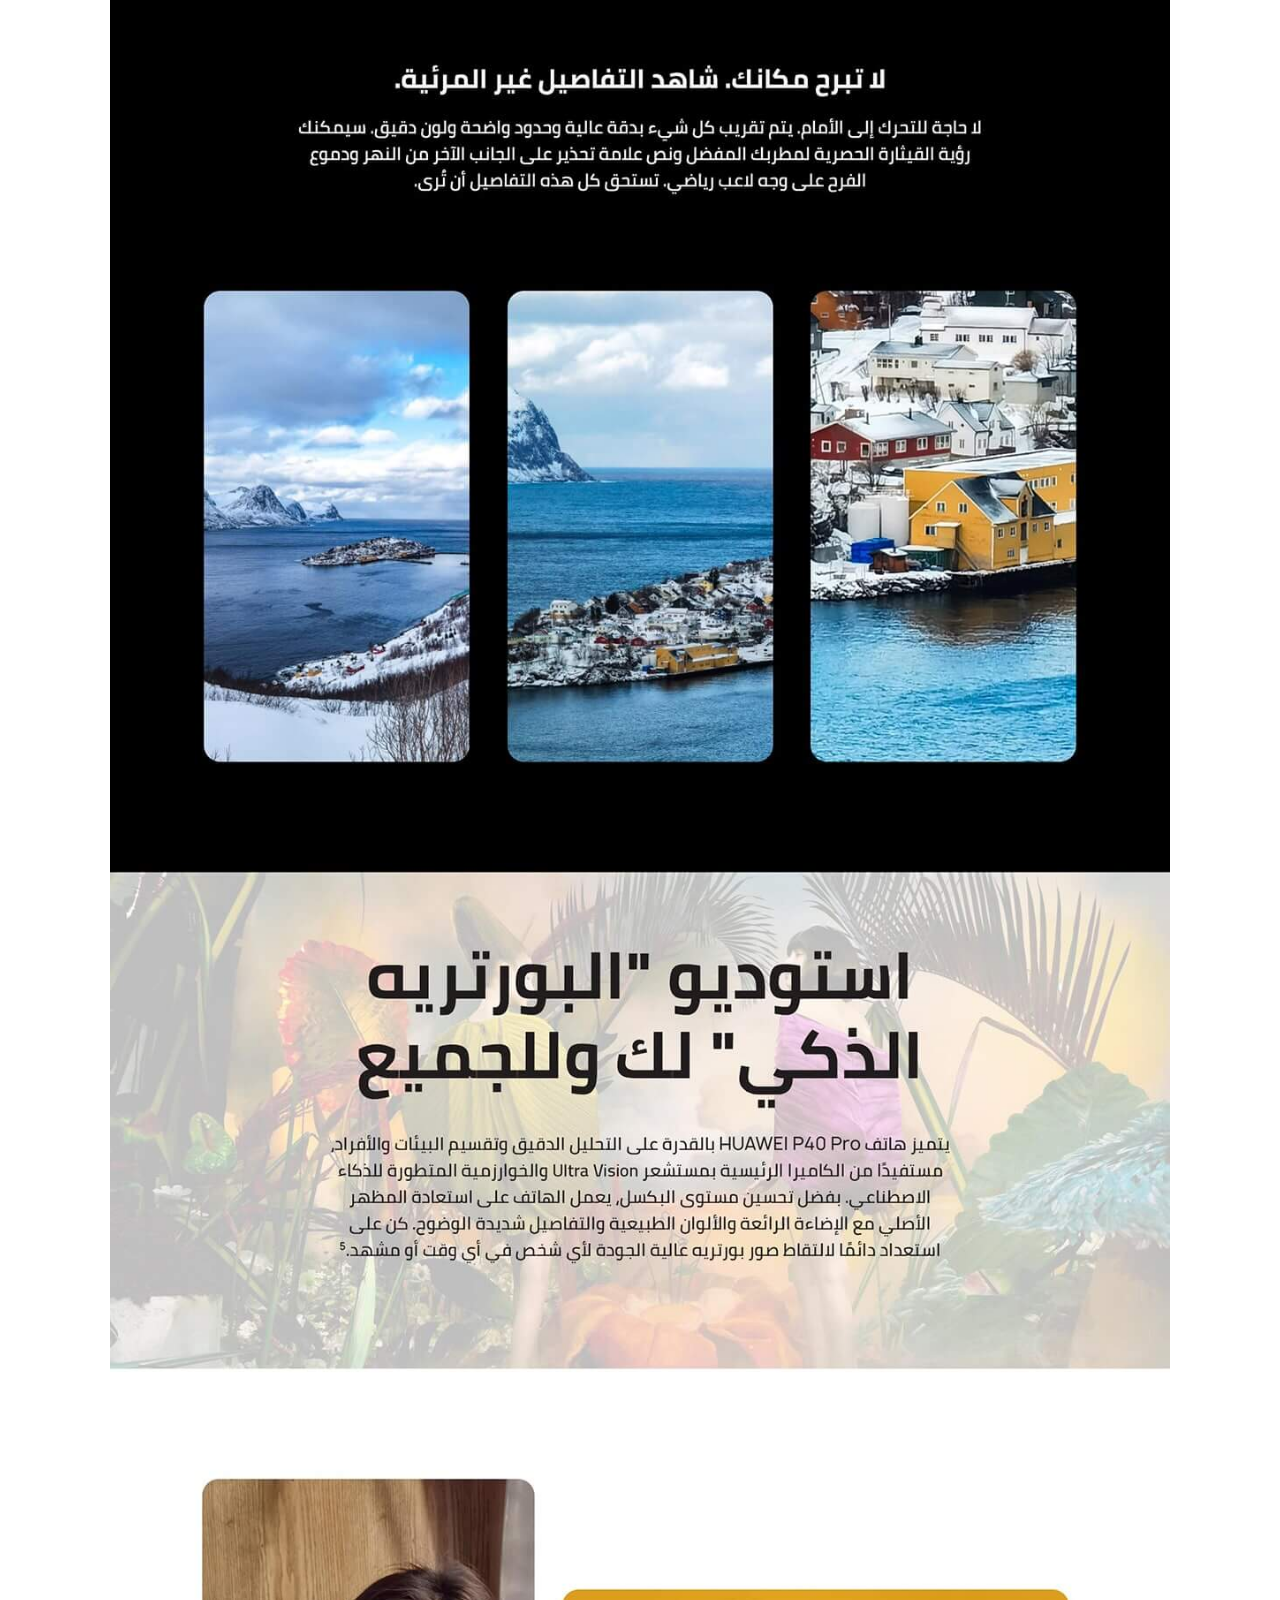
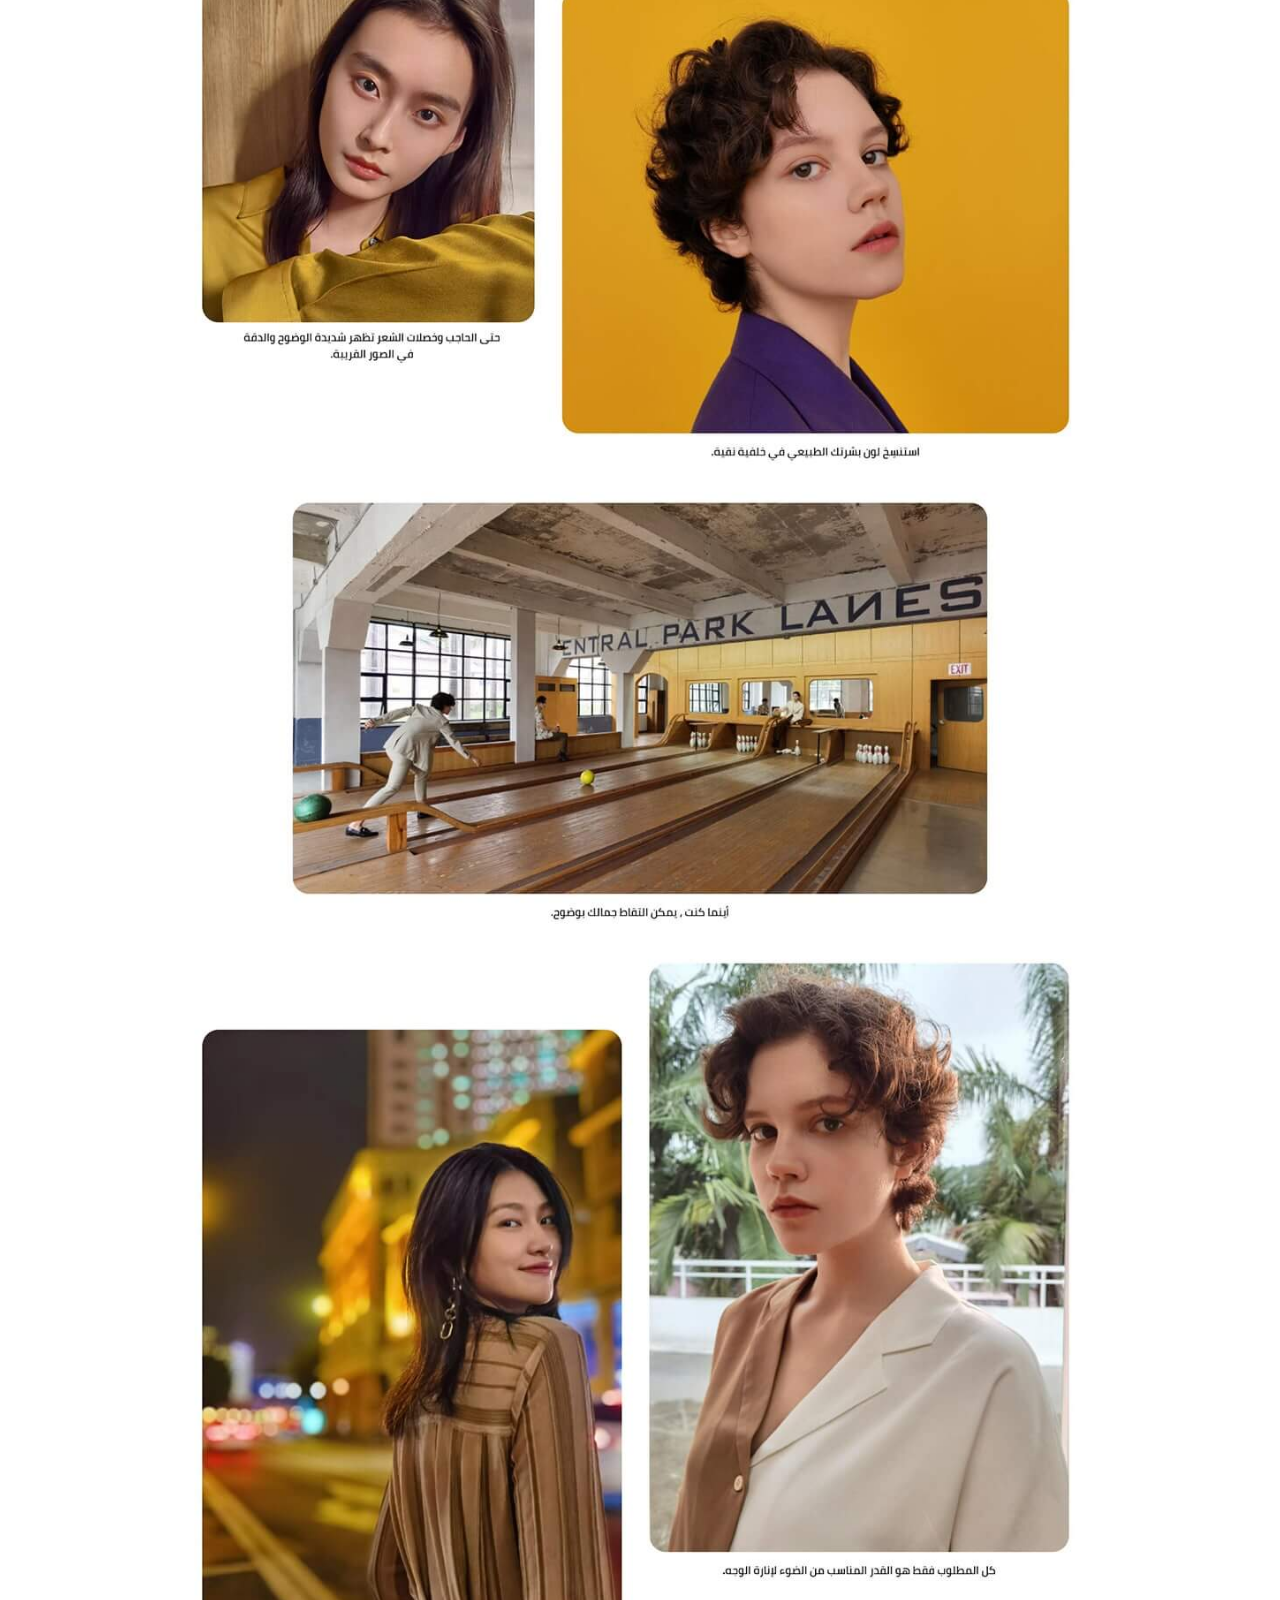
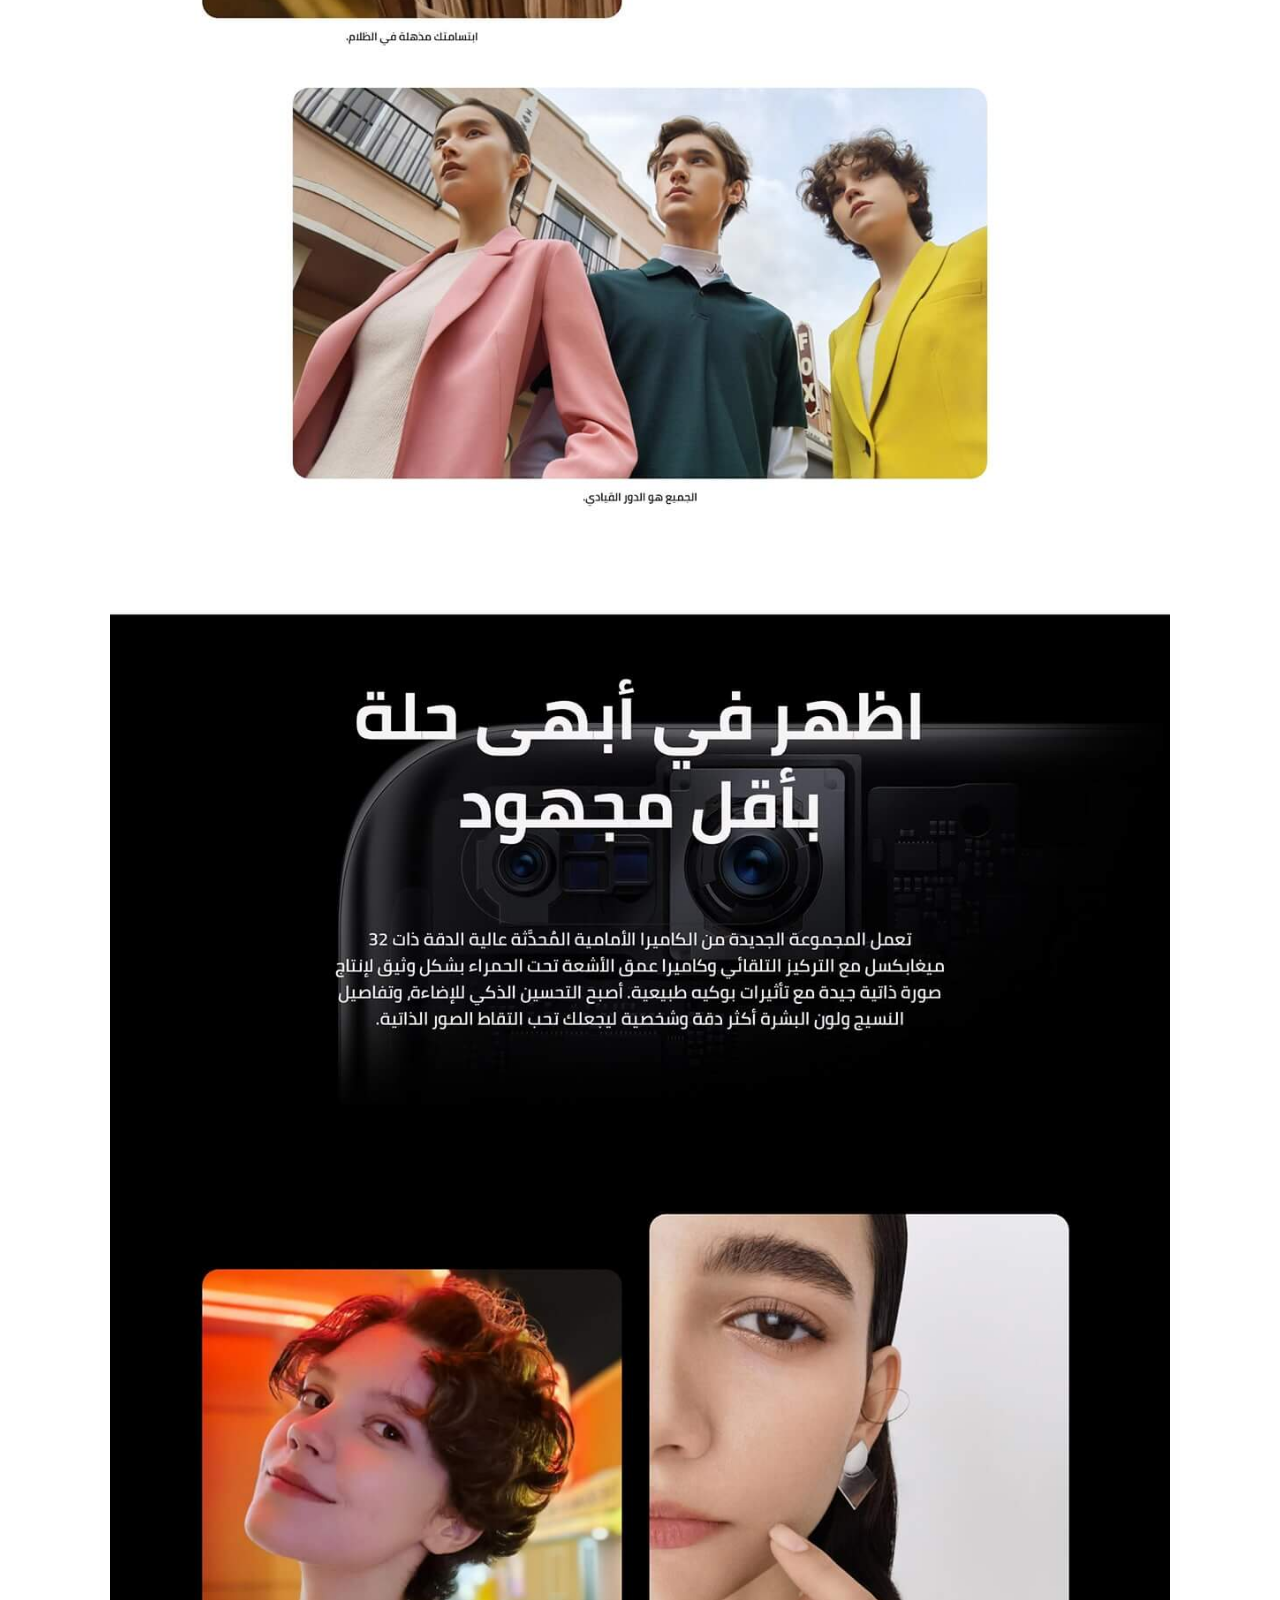
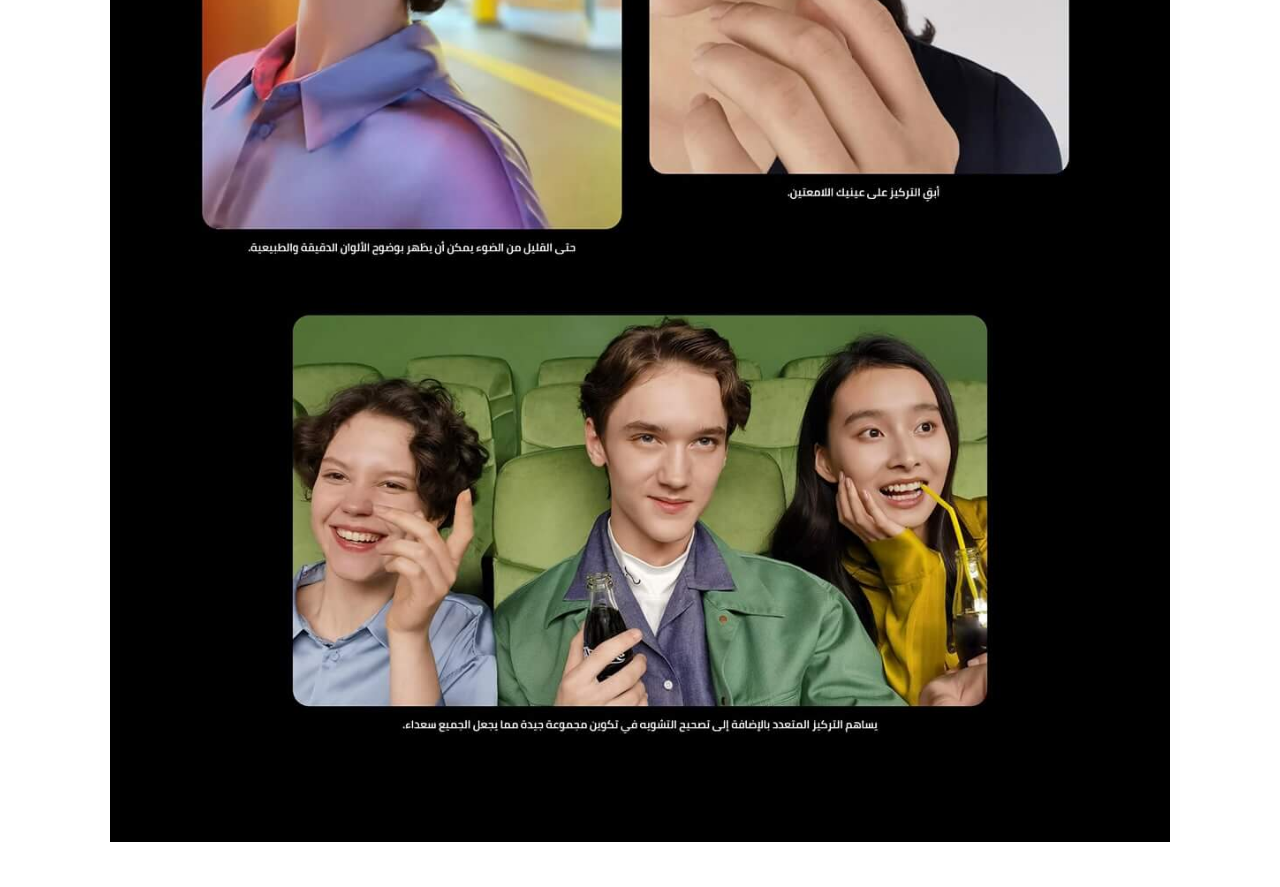
<file: ar/index.html>
<!DOCTYPE html>
<html lang="en">
  <head>
    <meta charset="UTF-8" />
    <meta name="viewport" content="width=device-width, initial-scale=1.0" />
    <meta property="og:locale" content="en_US" />
    <meta property="og:type" content="website" />
    <meta property="og:site_name" content="احجزه الآن Huawei P40 Pro 5G">
    <meta property="og:title" content="احجزه الآن Huawei P40 Pro 5G" />
    <meta property="og:description" content="يبدأ الحجز المسبق بتاريخ 5 أبريل وينتهي بتاريخ 14 أبريل" />
    <meta property="og:url" content="https://p40.laywagif.com/"/>
    <title>احجزه الآن Huawei P40 Pro 5G</title>
    <link rel="shortcut icon" type="image/x-icon" href="/assets/img/favicon.ico">
    <link rel="stylesheet" href="/assets/css/styles.css" />
    <!-- Global site tag (gtag.js) - Google Analytics -->
    <script async src="https://www.googletagmanager.com/gtag/js?id=UA-56827565-15"></script>
    <script>
      window.dataLayer = window.dataLayer || [];
      function gtag(){dataLayer.push(arguments);}
      gtag('js', new Date());

      gtag('config', 'UA-56827565-15');
    </script>
    <!-- Google Tag Manager -->
    <script>(function(w,d,s,l,i){w[l]=w[l]||[];w[l].push({'gtm.start':
      new Date().getTime(),event:'gtm.js'});var f=d.getElementsByTagName(s)[0],
      j=d.createElement(s),dl=l!='dataLayer'?'&l='+l:'';j.async=true;j.src=
      'https://www.googletagmanager.com/gtm.js?id='+i+dl;f.parentNode.insertBefore(j,f);
      })(window,document,'script','dataLayer','GTM-WQ2NRFQ');
    </script>
    <!-- End Google Tag Manager -->
    <!-- BugHerd -->
    <script type="text/javascript" src="https://www.bugherd.com/sidebarv2.js?apikey=emxximdmzng5rq8rwc8oya" async="true"></script>
  </head>
  <body>
    <!-- Google Tag Manager (noscript) -->
  <noscript><iframe src="https://www.googletagmanager.com/ns.html?id=GTM-WQ2NRFQ"
    height="0" width="0" style="display:none;visibility:hidden"></iframe>
  </noscript>
  <!-- End Google Tag Manager (noscript) -->
    <!-- Header -->
    <header>
      <div class="main-container flex align-center justify-between">
        <img src="/assets/img/stc-logo.svg" alt="stc logo" class="logo" />
        <a href="/en/" class="lang-switcher"><span>English</span></a>
      </div>
    </header>
    <!-- End Header -->
    <!-- Terms and conditions modal -->
    <div id="terms-and-conditions-modal-ar" class="modal">
      <div class="modal-layer" onclick="closeModal('terms-and-conditions-modal-ar')"></div>
      <div class="content">
        <div class="modal-head">
          <h4>شروط وأحكام حجوزات الأجهزة المسبقة</h4>
          <img class="close" src="/assets/img/icons/close-outline.svg" alt="close-outline icon" onclick="closeModal('terms-and-conditions-modal-ar')">
        </div>
        <div class="modal-body">
          <ol>
            <li>فترة التسجيل المسبق من 5 ابريل إلى 14 ابريل 2020.</li>
            <li>ينتهي التسجيل المسبق الساعة 11:59 مساءً يوم 14 ابريل 2020.</li>
            <li>سيقوم موظفي مبيعات stc بالاتصال على العملاء الذين قاموا بتعبئة نموذج التسجيل لإكمال طلب الحجز المسبق للجهاز.</li>
          </ol>
        </div>
      </div>
    </div>
    <!-- Terms and conditions modal -->
    <!-- Gifts modal -->
    <div id="gifts-modal" class="modal">
      <div class="modal-layer" onclick="closeModal('gifts-modal')"></div>
      <div class="content">
        <div class="modal-head">
          <div class="title">
            <h3></h3>
            <span class="price"></span>
          </div>
          <img class="close" src="/assets/img/icons/close-outline.svg" alt="close-outline icon" onclick="closeModal('gifts-modal')">
        </div>
        <div class="modal-body">
          <div class="active-img">
            <img src="/assets/img/gifts/HUAWEI-mobile-cloud.jpg" alt="">
          </div>
          <div class="other-gifts-images">
            <div class="flex flex-center">
              <img src="/assets/img/gifts/freeBuds.jpg" class="freeBuds" alt="FreeBuds 3 white" data-price="599" onclick="activateImage(event, 'freeBuds')">
            </div>
            <div class="flex flex-center">
              <img src="/assets/img/gifts/superCharge.jpg" class="superCharge" alt="SuperCharge Wireless Car Charger" data-price="300" onclick="activateImage(event, 'superCharge')">
            </div>
            <div class="flex flex-center">
              <img src="/assets/img/gifts/HUAWEI-mobile-cloud.jpg" class="HUAWEI-mobile-cloud" alt="1 Year HUAWEI Mobile Cloud 50GB Storage guide card" data-price="100" onclick="activateImage(event, 'HUAWEI-mobile-cloud')">
            </div>
            <div class="flex flex-center">
              <img src="/assets/img/gifts/VIP-service.jpg" class="VIP-service" alt="VIP service 6months screen warranty" data-price="1000" onclick="activateImage(event, 'VIP-service')">
            </div>
          </div>
        </div>
      </div>
    </div>
    <!-- Gifts modal -->
    <!-- Hero banner -->
    <section class="hero-banner">
      <div class="main-container flex justify-between">
        <img class="mobile-banner" src="/assets/img/hero-banner/mobile-banner.png" alt="smart phones image" />
        <div class="content">
          <h5>احجزه الآن</h5>
          <h1>Huawei P40 Pro 5G</h1>
          <p>
            يبدأ الحجز المسبق بتاريخ 5 أبريل
            <br />
            وينتهي بتاريخ 14 أبريل
          </p>
          <div class="actions flex">
            <a class="btn main-btn" href="#preOrderTheDeviceSection">احجزه الآن</a>
            <a class="btn outline-btn" href="#discoverDevice">اكتشف الجهاز</a>
          </div>
        </div>
        <img class="desktop-banner" src="/assets/img/hero-banner/desktop-banner.png" alt="smart phones image" />
      </div>
    </section>
    <!-- End Hero banner -->
    <!-- Main form -->
    <section id="preOrderTheDeviceSection" class="Pre-register-phone-device first-step">
      <div class="main-container flex justify-between">
        <div class="steps">
          <div id="pickDeviceColor">
            <h3>حدد خصائص الجهاز</h3>
            <ul class="flex direction-column">
              <li>
                <h5>اللون</h5>
                <div class="options">
                  <label for="black">
                    <input type="radio" id="black" name="color" value="black" checked onchange="changePhoneColor()">
                    <div class="color-spot flex direction-column">
                      <span style="background-image: linear-gradient(to bottom, #A19FA6 0, #000 100%);"></span>
                      <b>اسود</b>
                    </div>
                  </label>
                  <label for="silver">
                    <input type="radio" id="silver" name="color" value="silver" onchange="changePhoneColor()">
                    <div class="color-spot flex direction-column">
                      <span style="background-image: linear-gradient(to bottom, #E0E4E4 0, #505458 100%);"></span>
                      <b>فضى</b>
                    </div>
                  </label>
                </div>
              </li>
              <li>
                <h5>السعة</h5>
                <div class="options">
                  <div class="outline-option">256 جيجابايت</div>
                </div>
              </li>
              <li>
                <h5>النوع</h5>
                <div class="options flex direction-column">
                  <div class="outline-option" style="display: block;">مع حزمة الهدايا</div>
                  <div class="gifts">
                    <div class="flex flex-center">
                      <img src="/assets/img/gifts/freeBuds.jpg" class="freeBuds" alt="FreeBuds 3 white" data-price="599" onclick="openModal('gifts-modal'); activateImage(event, 'freeBuds')">
                    </div>
                    <div class="flex flex-center">
                      <img src="/assets/img/gifts/superCharge.jpg" class="superCharge" alt="SuperCharge Wireless Car Charger" data-price="300" onclick="openModal('gifts-modal'); activateImage(event, 'superCharge')">
                    </div>
                    <div class="flex flex-center">
                      <img src="/assets/img/gifts/HUAWEI-mobile-cloud.jpg" class="HUAWEI-mobile-cloud" alt="1 Year HUAWEI Mobile Cloud 50GB Storage guide card" data-price="100" onclick="openModal('gifts-modal'); activateImage(event, 'HUAWEI-mobile-cloud')">
                    </div>
                    <div class="flex flex-center">
                      <img src="/assets/img/gifts/VIP-service.jpg" class="VIP-service" alt="VIP service 6months screen warranty" data-price="1000" onclick="openModal('gifts-modal'); activateImage(event, 'VIP-service')">
                    </div>
                  </div>
                  <small><span>هدايا مجانية</span> بقيمة 1999 ريال</small>
                </div>
              </li>
            </ul>
          </div>
          <form id="userInfoForm">
            <div class="fields-container flex flex-wrap">
              <h3>فضلًا ادخل معلوماتك لإتمام الطلب</h3>
              <div class="form-group">
                <label>الاسم الكامل</label>
                <div class="form-field">
                  <input
                    required
                    type="text"
                    name="name"
                    pattern=".{2,100}"
                    data-err-msg="أكتب أسمك بحيث لا يقل عن حرفين"
                  />
                </div>
                <small></small>
              </div>
              <div class="form-group">
                <label>رقم الجوال</label>
                <div class="form-field">
                  <input
                  required
                  type="tel"
                  minlength="9"
                  maxlength="10"
                  name="mobile"
                  pattern="(5|05)\+?[0-9]{8}"
                  data-err-msg="رقم جوال سعودى غير صحيح"
                  />
                  <div class="form-control-prepend">+966</div>
                </div>
                <small></small>
              </div>
              <div class="form-group">
                <label>البريد الالكترونى</label>
                <div class="form-field">
                  <input
                    required
                    type="email"
                    name="email"
                    pattern="[a-z0-9A-Z._%+-]+@[a-z0-9.-]+\.[a-z]{2,}$"
                    data-err-msg="بريد الاكترونى خاطئ"
                  />
                </div>
                <small></small>
              </div>
              <div class="form-group">
                <label>المدينة</label>
                <div class="form-field">
                  <div class="dropdown dropdown-geo disabled" data-param="city" data-lang="ar">
                    <button data-default="اختر مدينة"></button>
                    <input type="text" />
                    <input type="hidden" name="cityId" />
                    <div class="dropdown-wrap">
                    </div>
                  </div>
                </div>
                <small></small>
              </div>
              <div class="form-group">
                <label>الحى</label>
                <div class="form-field">
                  <div class="dropdown dropdown-geo disabled" data-param="district" data-lang="ar">
                    <button data-default="اختر حى"></button>
                    <input type="text" />
                    <input type="hidden" name="districtId" />
                    <div class="dropdown-wrap">
                    </div>
                  </div>
                </div>
                <small></small>
              </div>
            </div>
            <div class="alert-err-msg">حدث خطأ ما ، رجاءا حاول مرة اخرى وتأكد من صحة معلوماتك</div>
            <div class="accept-terms">
              <input type="checkbox" id="accept-terms" required />
              <label for="accept-terms">
                <span>أنا اوافق على</span>
                <button type="button" onclick="openModal('terms-and-conditions-modal-ar')">شروط وأحكام الحجز المسبق</button
                >
              </label>
            </div>
          </form>
          <div id="confirmationMessage" class="flex flex-center">
            <img src="/assets/img/icons/checkmark.svg" alt="Checkmark Icon">
            <h2>شكرًا لك! تم تأكيد طلبك المسبق للجهاز</h2>
            <p>
              سيقوم ممثل خدمة العملاء بالتواصل معك
              </br>
              لتأكيد معلوماتك وآلية الإستلام
            </p>
          </div>
        </div>
        <div id="aboutDevice">
          <div class="content">
            <div class="phone-img">
              <img src="/assets/img/phone/black.png" data-color="black" alt="Huawei_P40 Black" />
              <img src="/assets/img/phone/silver.png" data-color="silver" alt="Huawei_P40 Silver" />
            </div>
            <div class="phone-name">Huawei P40 Pro 5G</div>
            <div class="device-details">
              <div class="properties">
                <h4><span class="color"></span>, 256 جيجابايت</h4>
                <p>يتضمن هدايا بقيمة 1999 ريال</p>
                <div class="gifts">
                  <div class="flex flex-center">
                    <img src="/assets/img/gifts/freeBuds.jpg" class="freeBuds" alt="FreeBuds 3 white" data-price="599" onclick="openModal('gifts-modal'); activateImage(event, 'freeBuds')">
                  </div>
                  <div class="flex flex-center">
                    <img src="/assets/img/gifts/superCharge.jpg" class="superCharge" alt="SuperCharge Wireless Car Charger" data-price="300" onclick="openModal('gifts-modal'); activateImage(event, 'superCharge')">
                  </div>
                  <div class="flex flex-center">
                    <img src="/assets/img/gifts/HUAWEI-mobile-cloud.jpg" class="HUAWEI-mobile-cloud" alt="1 Year HUAWEI Mobile Cloud 50GB Storage guide card" data-price="100" onclick="openModal('gifts-modal'); activateImage(event, 'HUAWEI-mobile-cloud')">
                  </div>
                  <div class="flex flex-center">
                    <img src="/assets/img/gifts/VIP-service.jpg" class="VIP-service" alt="VIP service 6months screen warranty" data-price="1000" onclick="openModal('gifts-modal'); activateImage(event, 'VIP-service')">
                  </div>
                </div>
              </div>
              <div class="price">
                <h4>
                  اجمالى السعر
                  <span>3465 ريال</span>
                </h4>
                <p>*السعر يشمل ضريبة القيمة المضافة (VAT)</p>
              </div>
            </div>
          </div>
          <button id="submitColorDeviceBtn" class="submitColorDeviceBtn active flex flex-center" onclick="moveToSecondStep()">
            <span>احجزه الان</span>
            <img src="/assets/img/icons/arrow-back-outline.svg" alt="arrow-back-outline icon">
          </button>
          <button id="submitUserDataBtn" class="submitUserDataBtn flex flex-center" disabled>
            <span>اتمام الطلب</span>
            <img src="/assets/img/icons/arrow-back-outline.svg" alt="arrow-back-outline icon">
          </button>
        </div>
      </div>
    </section>
    <!-- End Main form -->
    <!-- FAQs -->
    <div class="main-container">
      <section class="FAQs">
        <h2>الأسئلة الشائعة</h2>
        <ul class="FAQs-list">
          <!-- FAQs list items will be generated dynamically, /assets/js/main.js -->
        </ul>
      </section>
      <!-- End FAQs -->
      <section id="discoverDevice" style="padding-bottom: 40px;">
        <img src="/assets/img/descover-device/lp-huawei-p40-ar.jpg" alt="lp-huawei-p40 device">
      </section>
    </div>

    <!-- stc footer -->
    <div class="stc-footer-component stc-footer--ar-lang"></div>

    <script src="https://stc-assets.netlify.com/main.js"></script>
    <script src="/assets/js/renderFAQsList.js"></script>
    <script src="/assets/js/main.js"></script>
    <script src="https://www.google.com/recaptcha/api.js?render=6Lcs0-cUAAAAAIYIBZ8LbZg_uGGkYXnTZ1J3m5Kf"></script>
  </body>
</html>
</file>
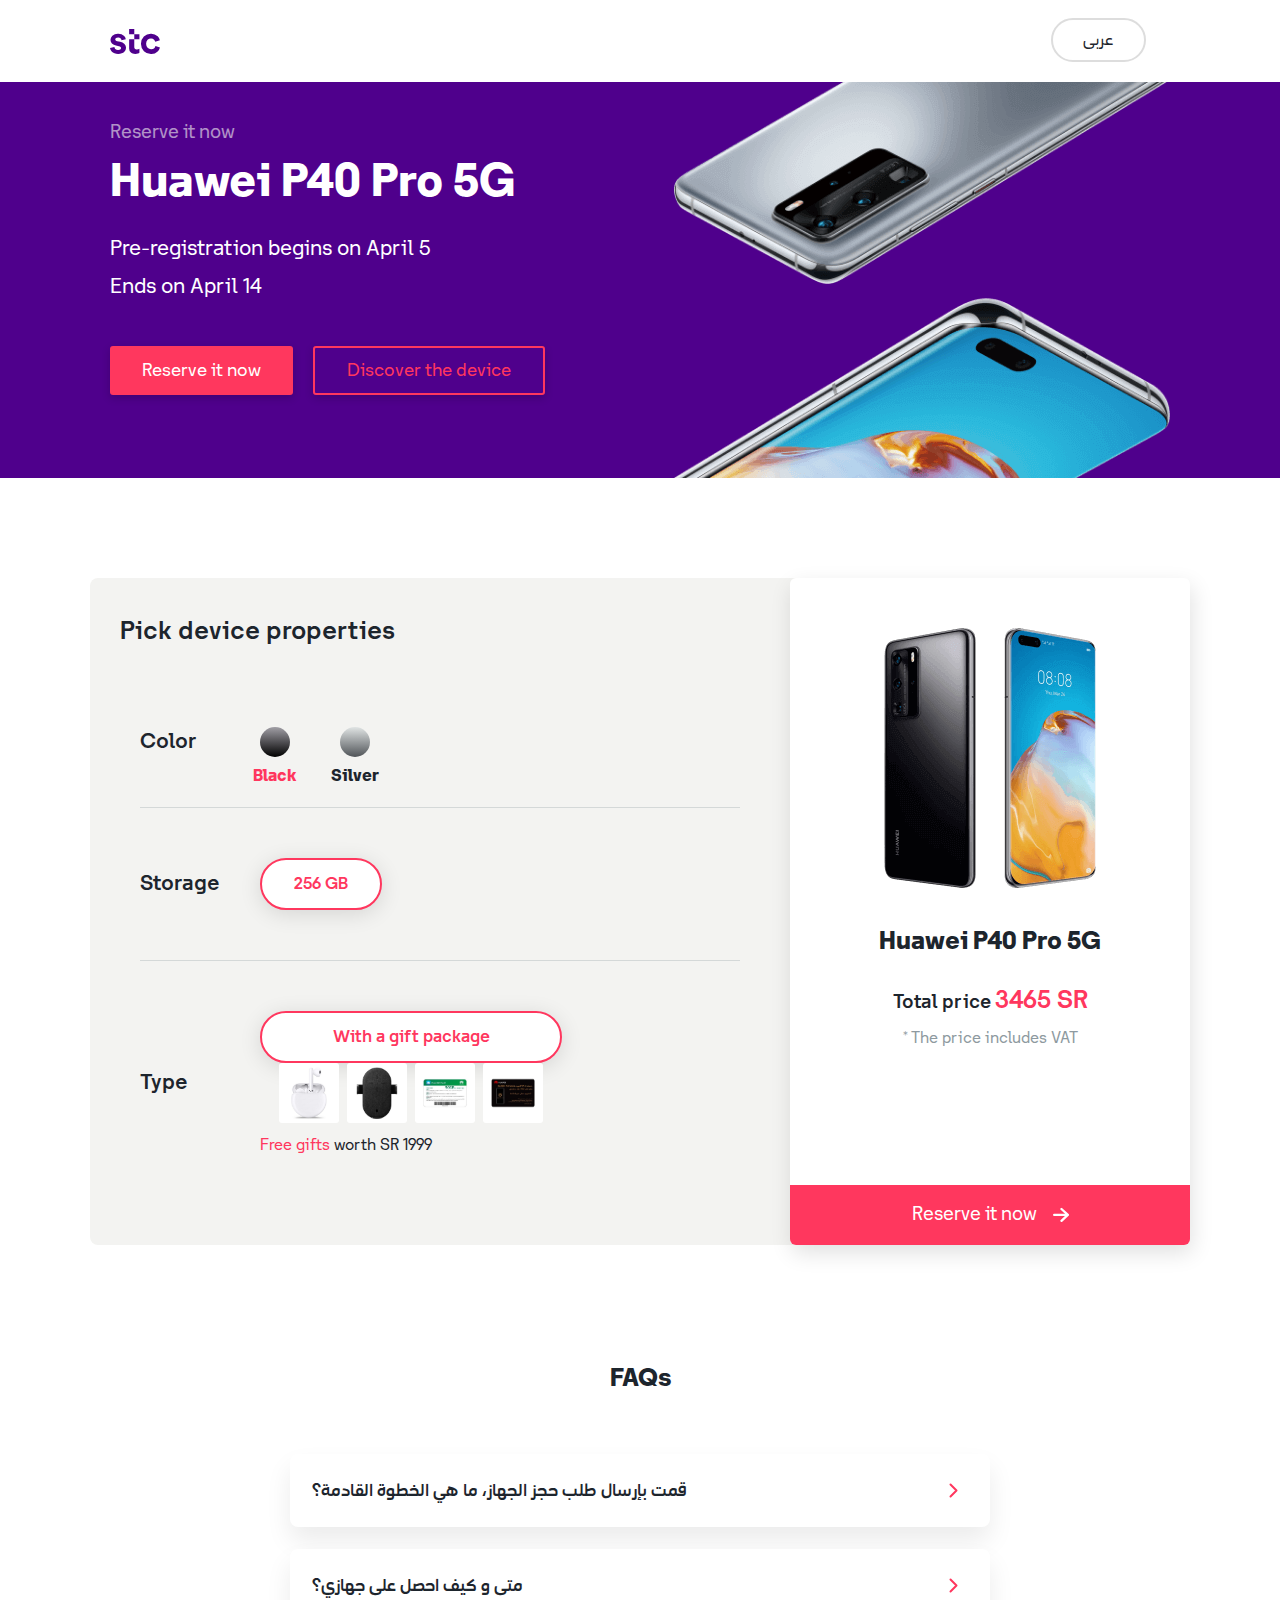
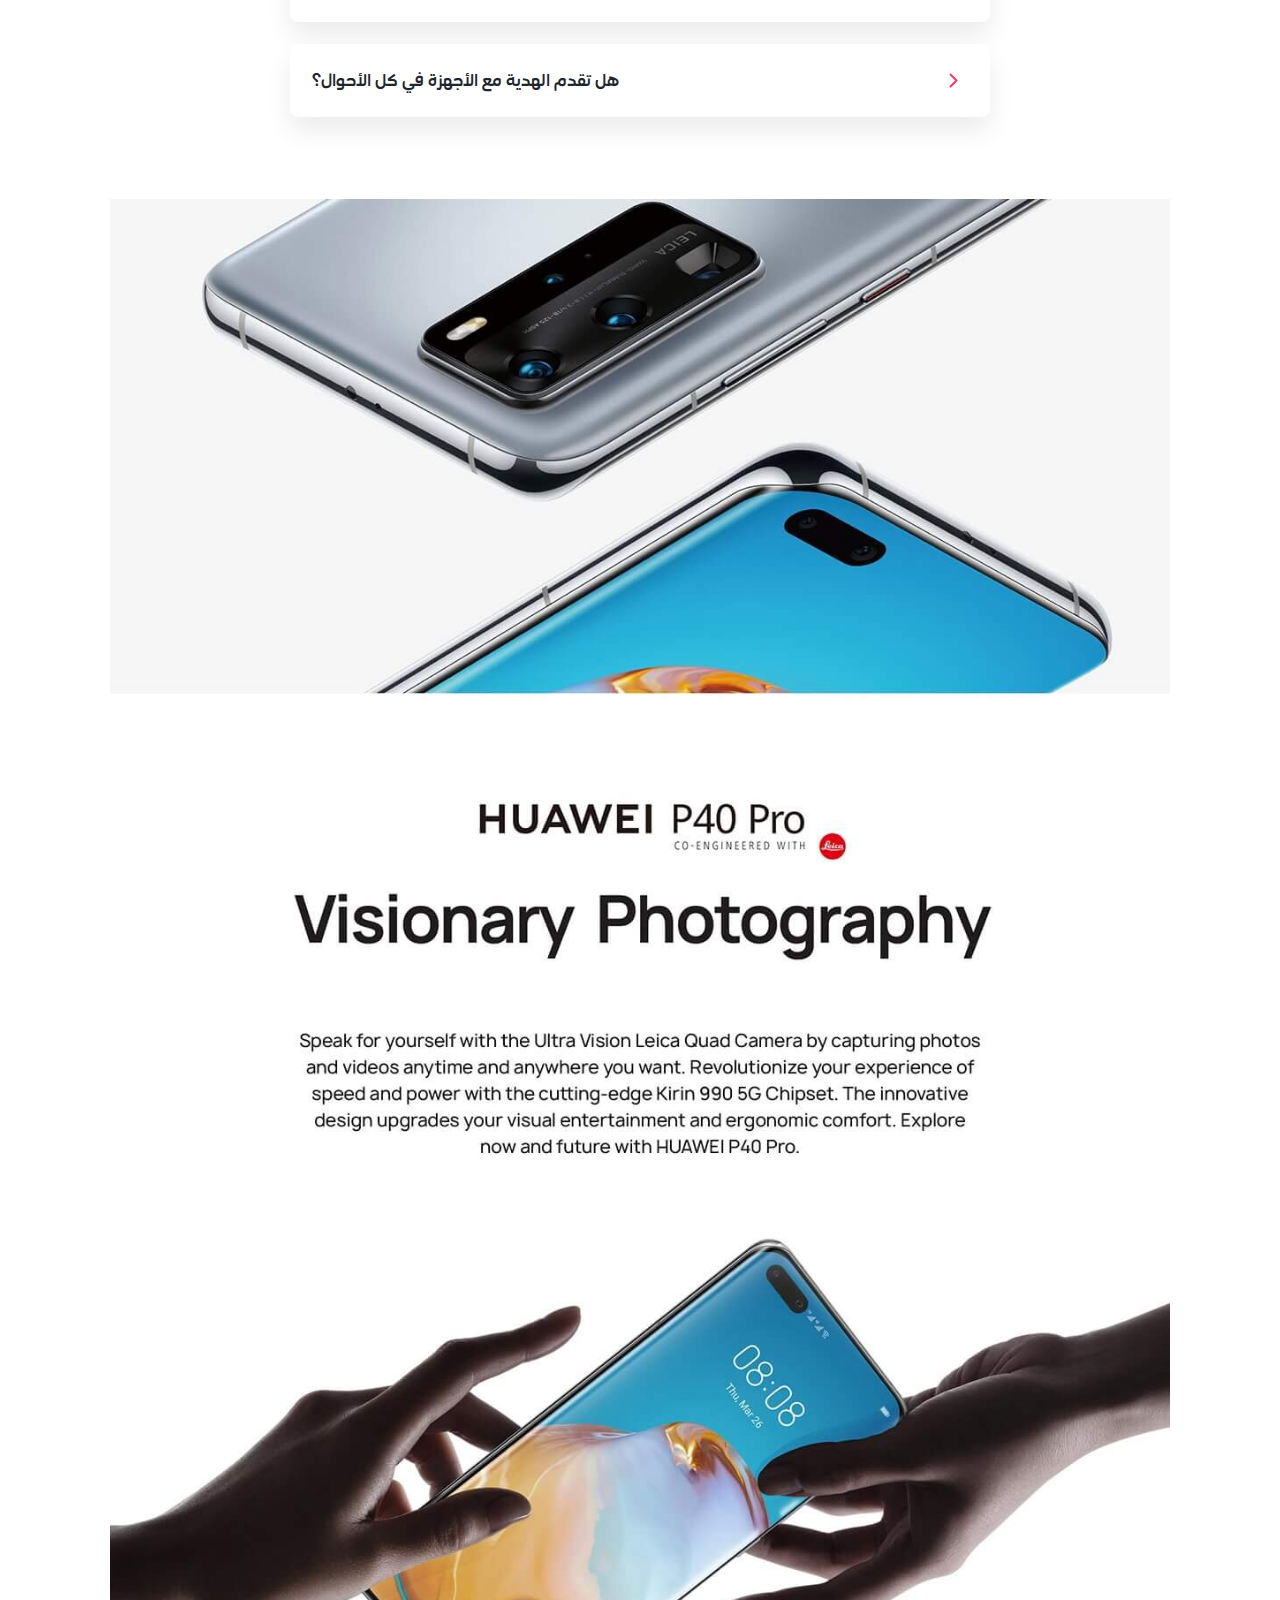
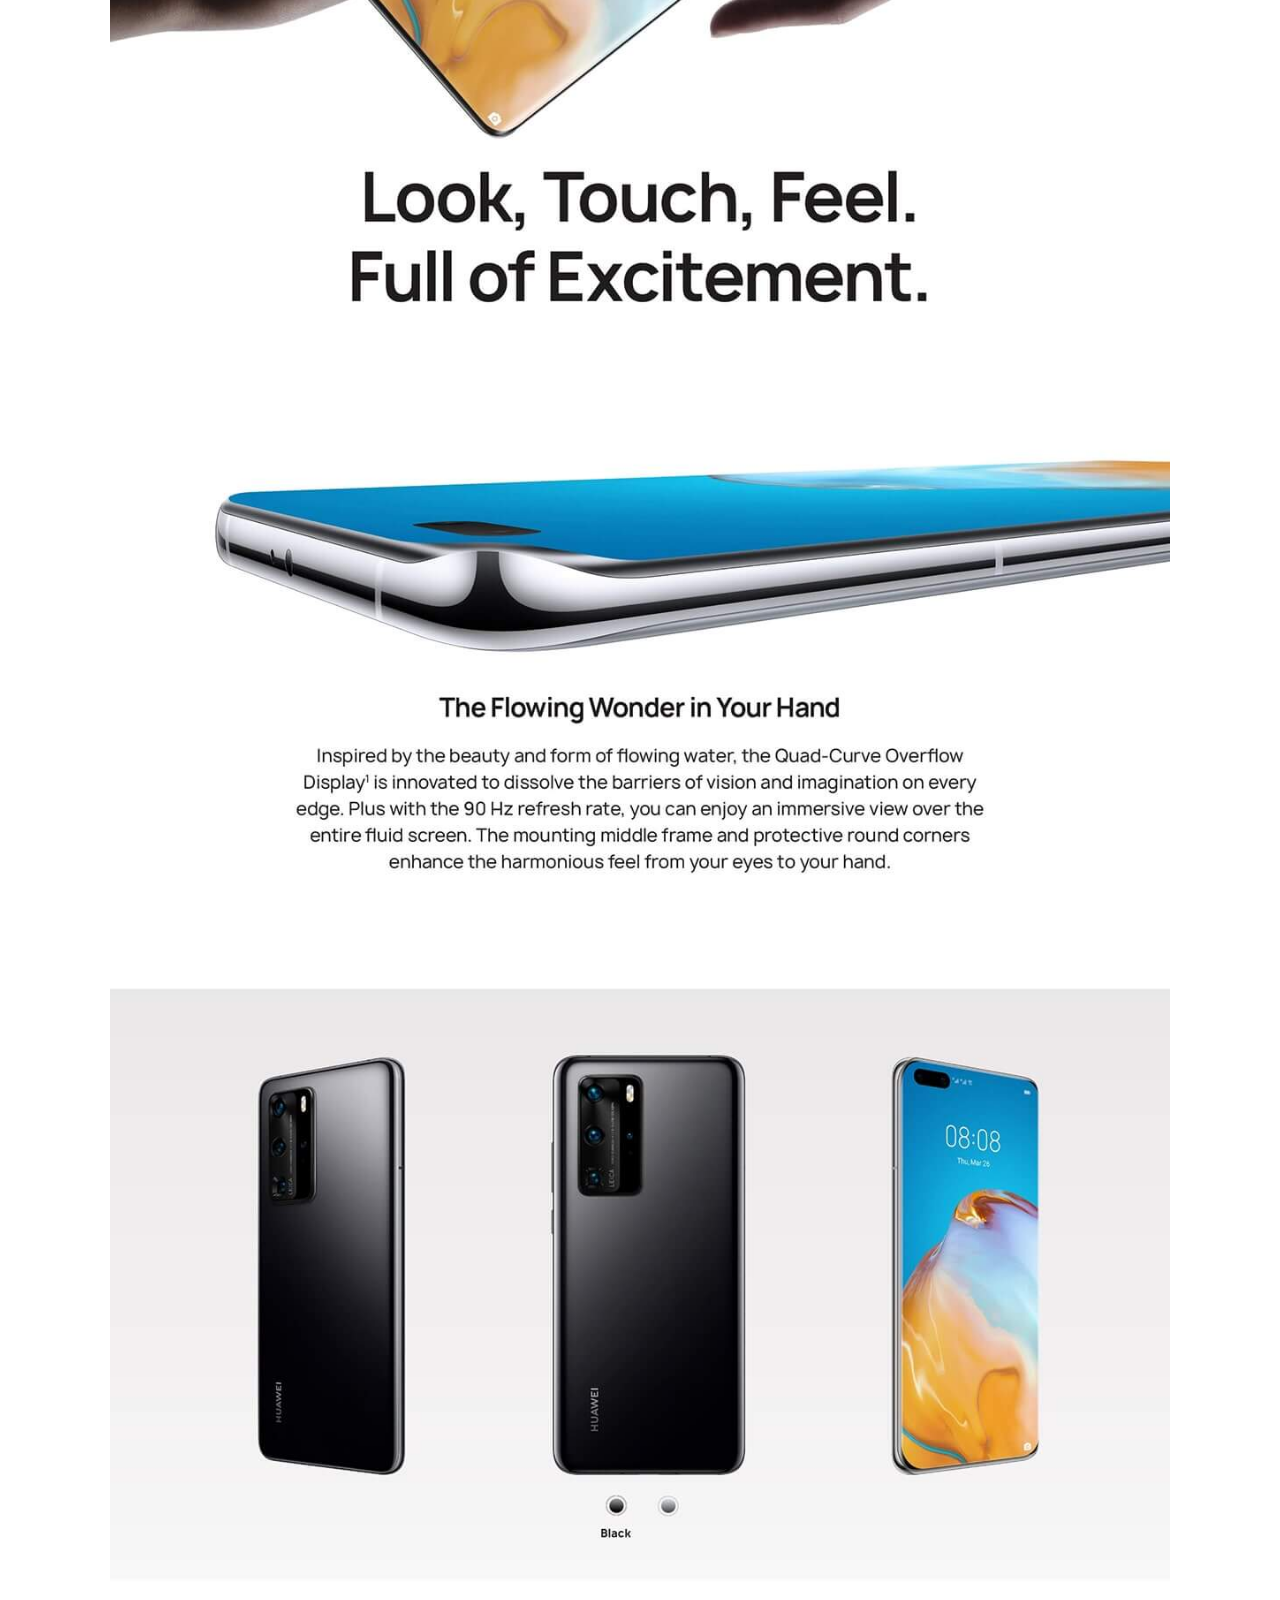
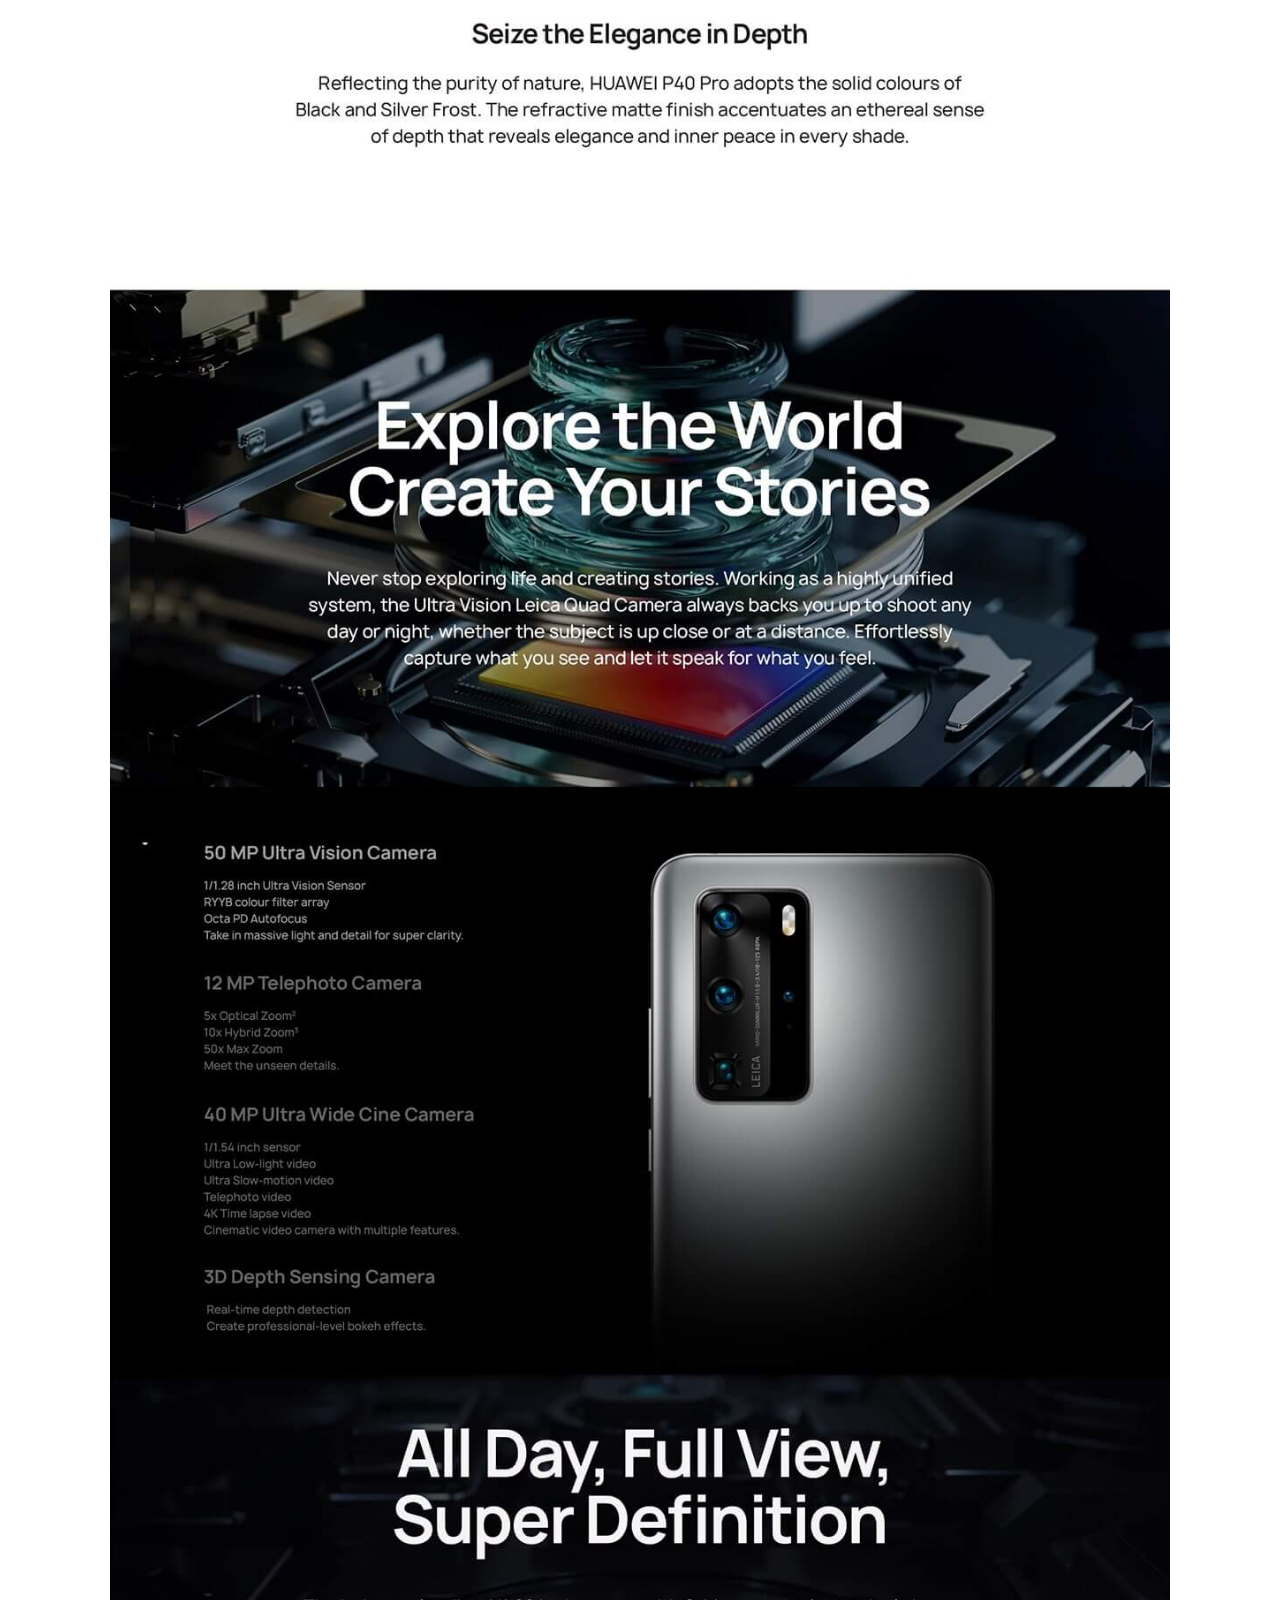
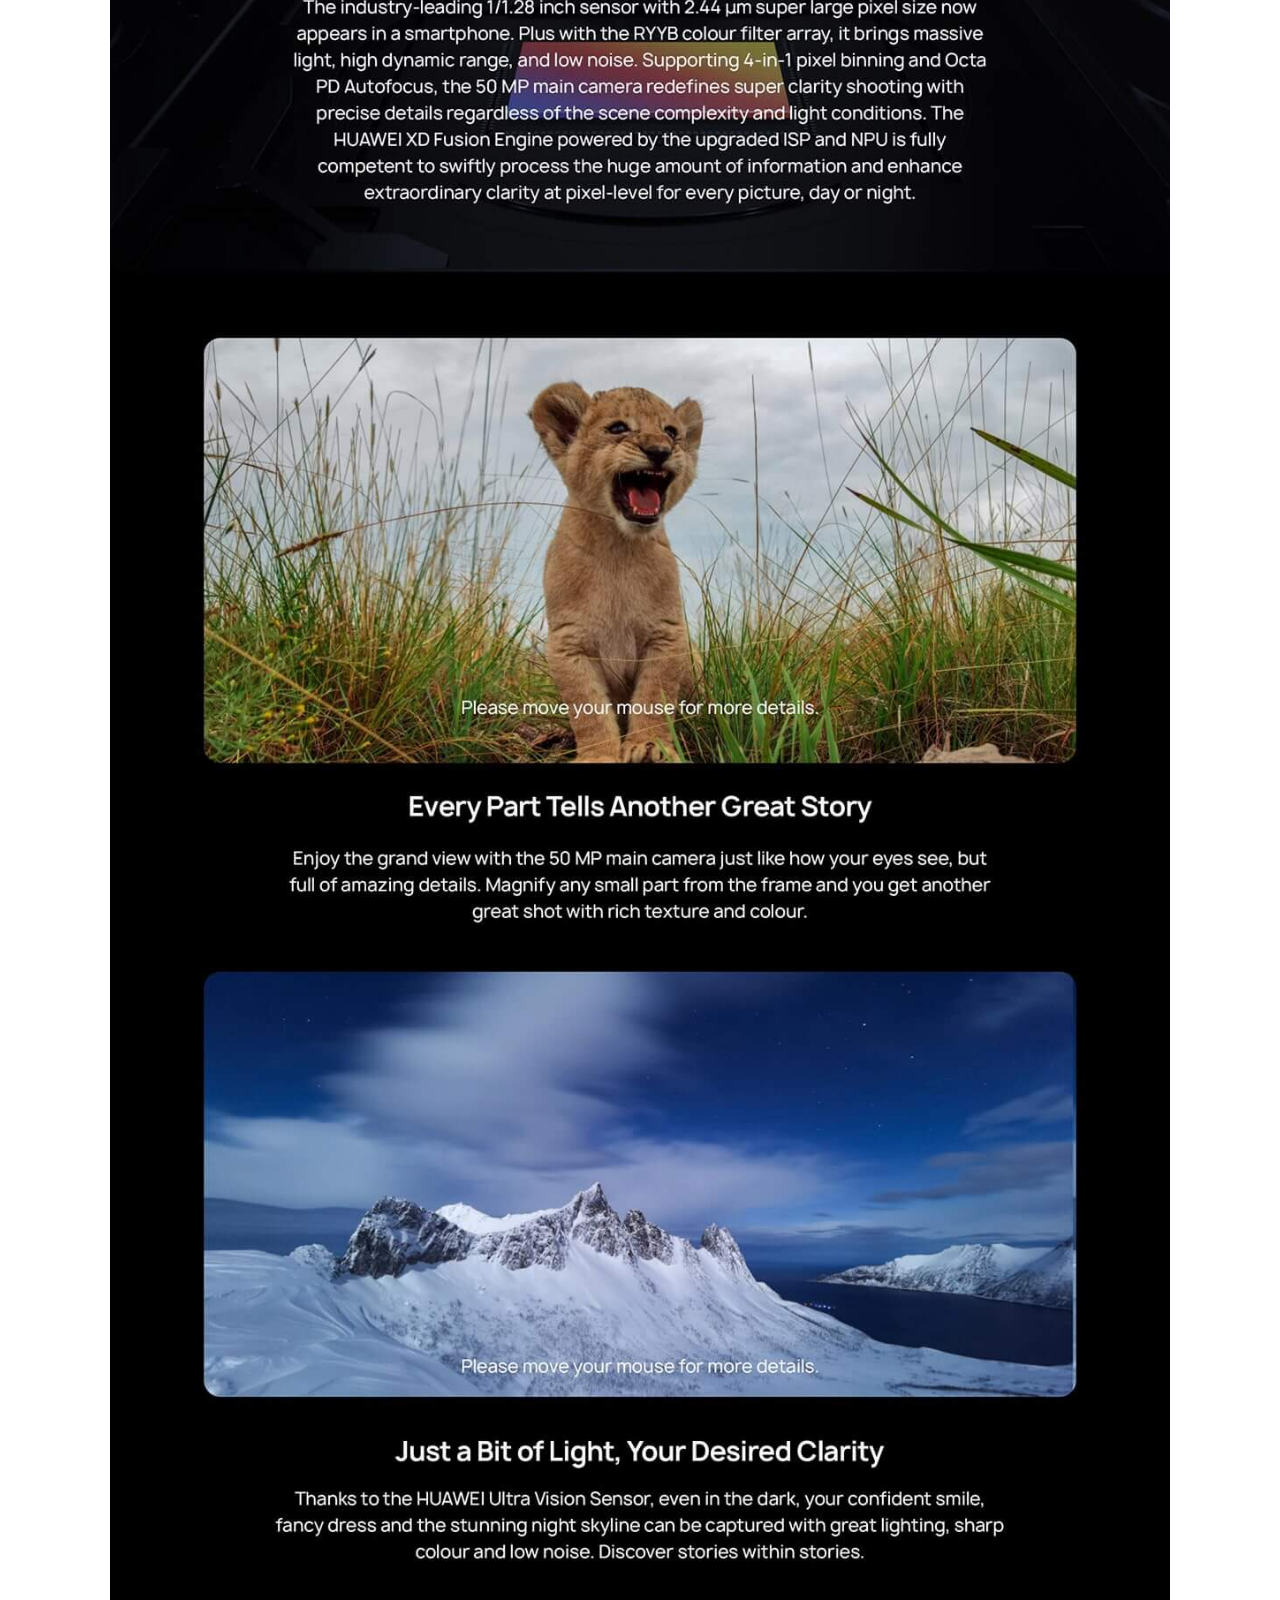
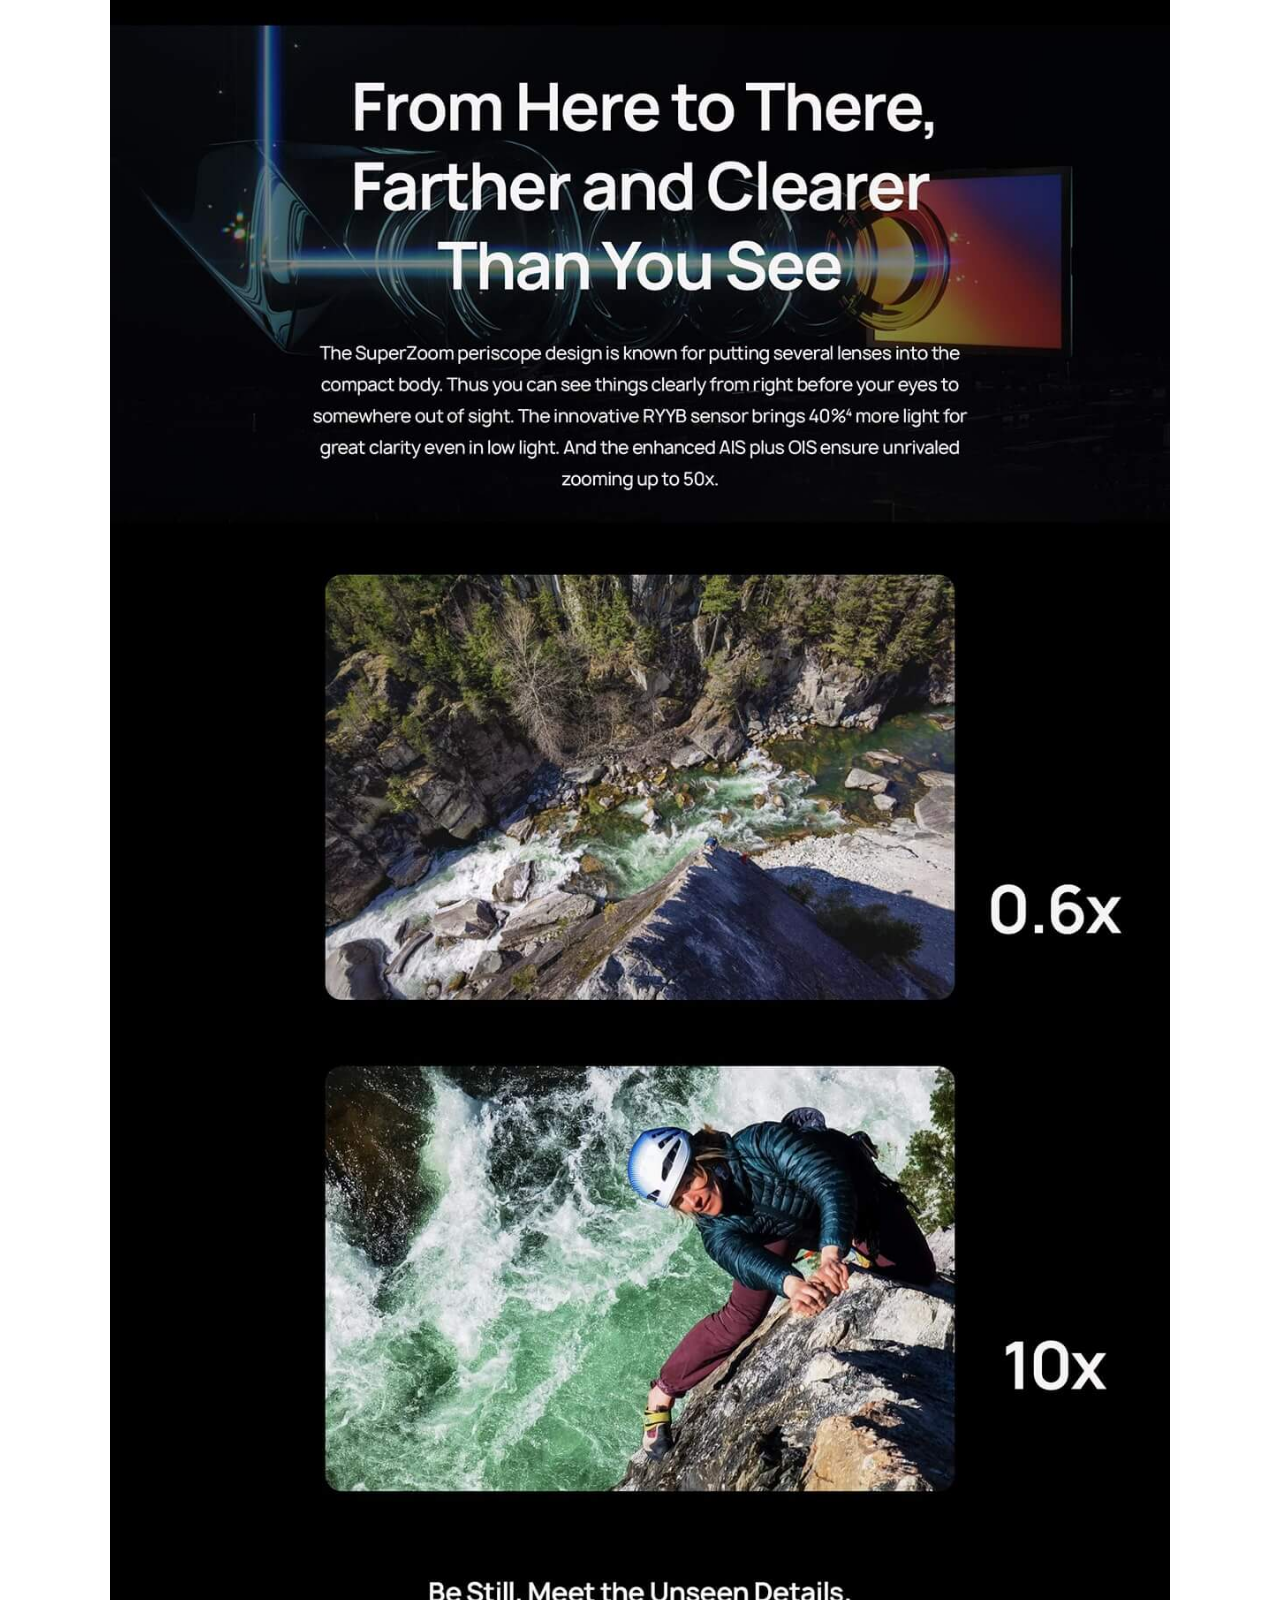
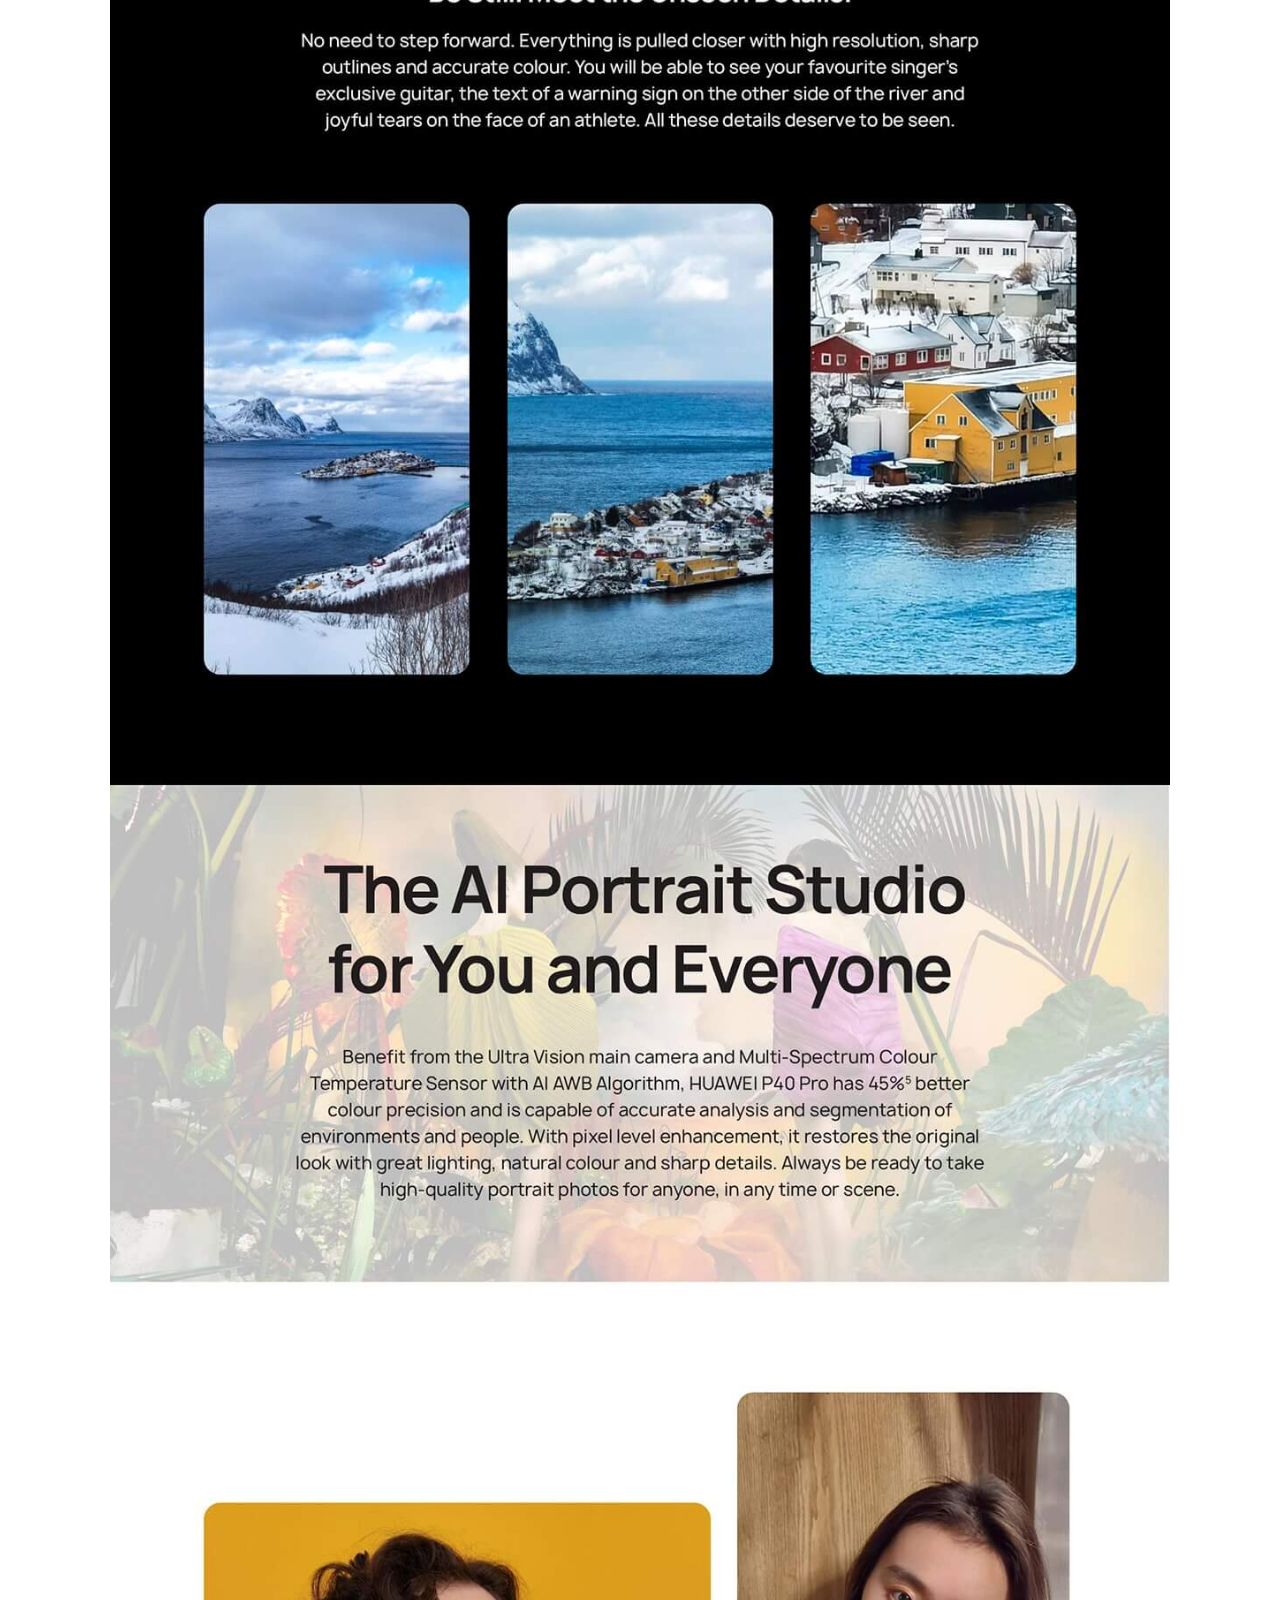
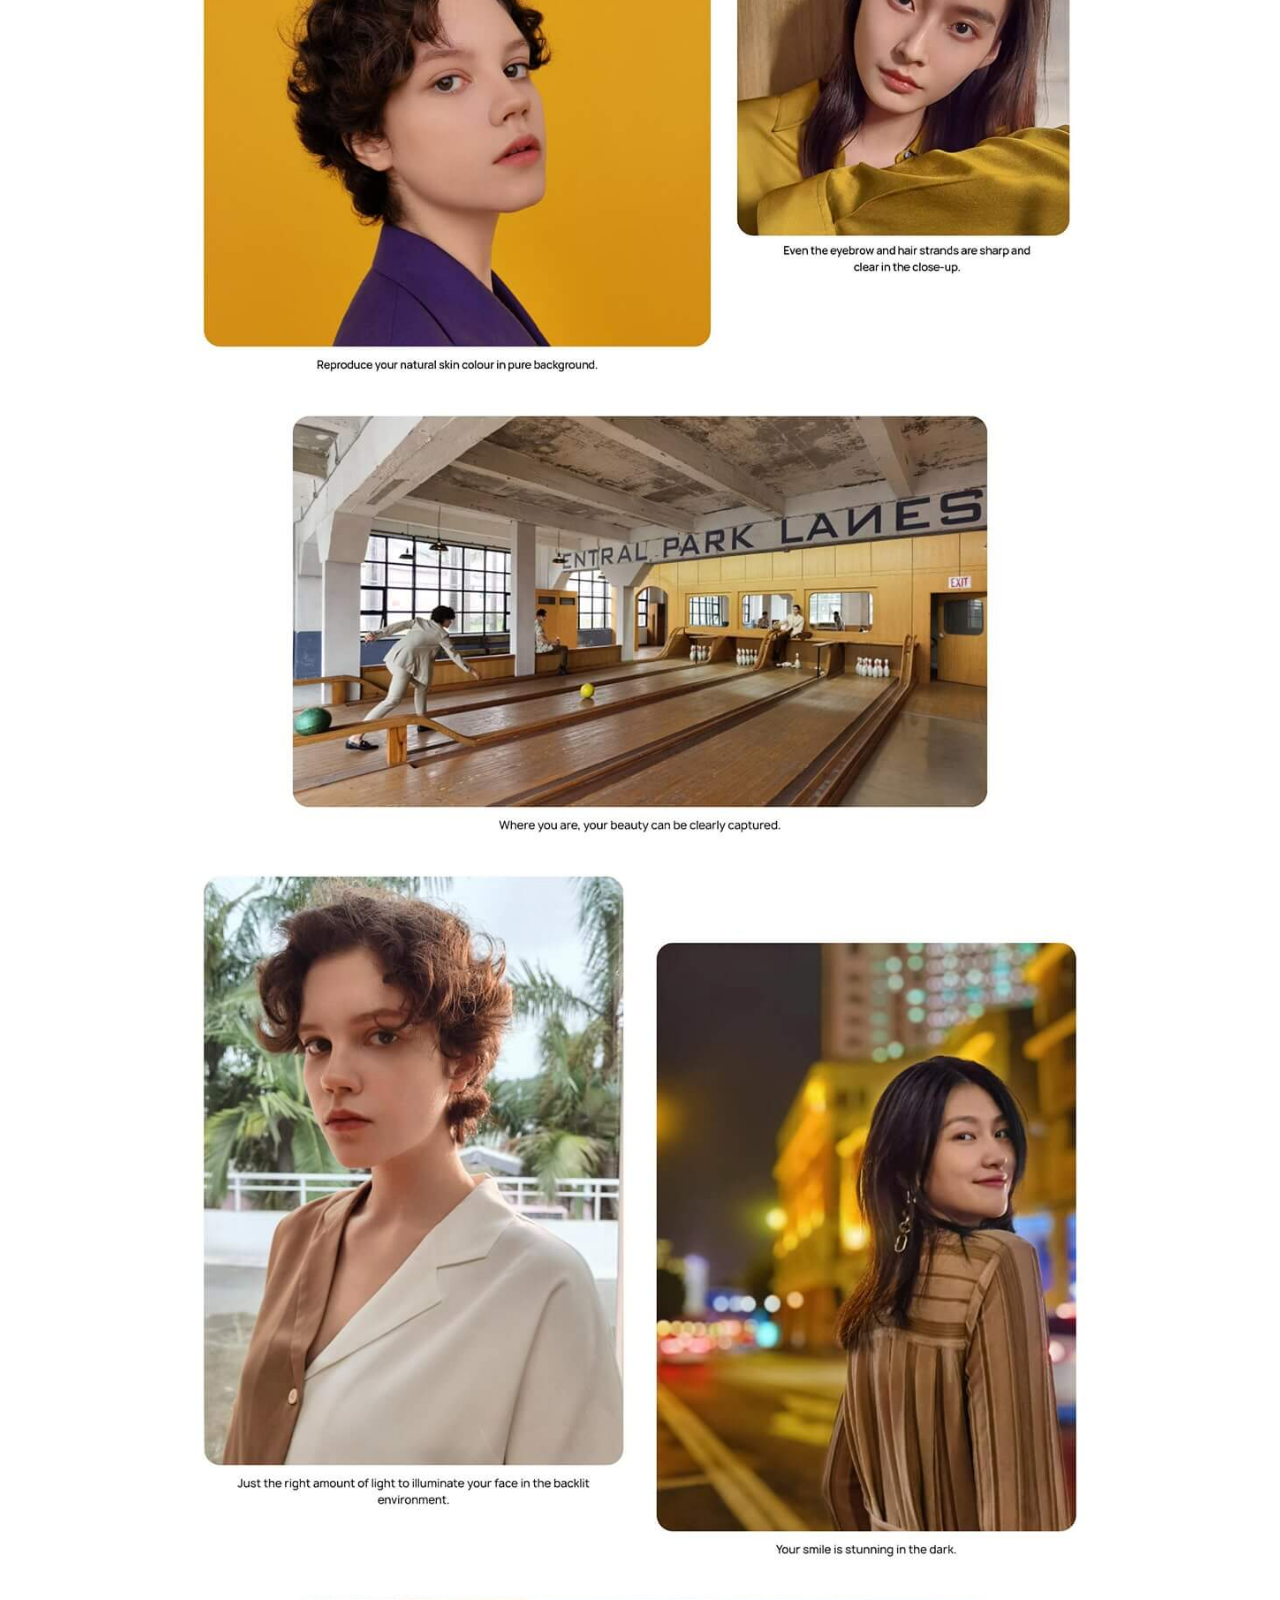
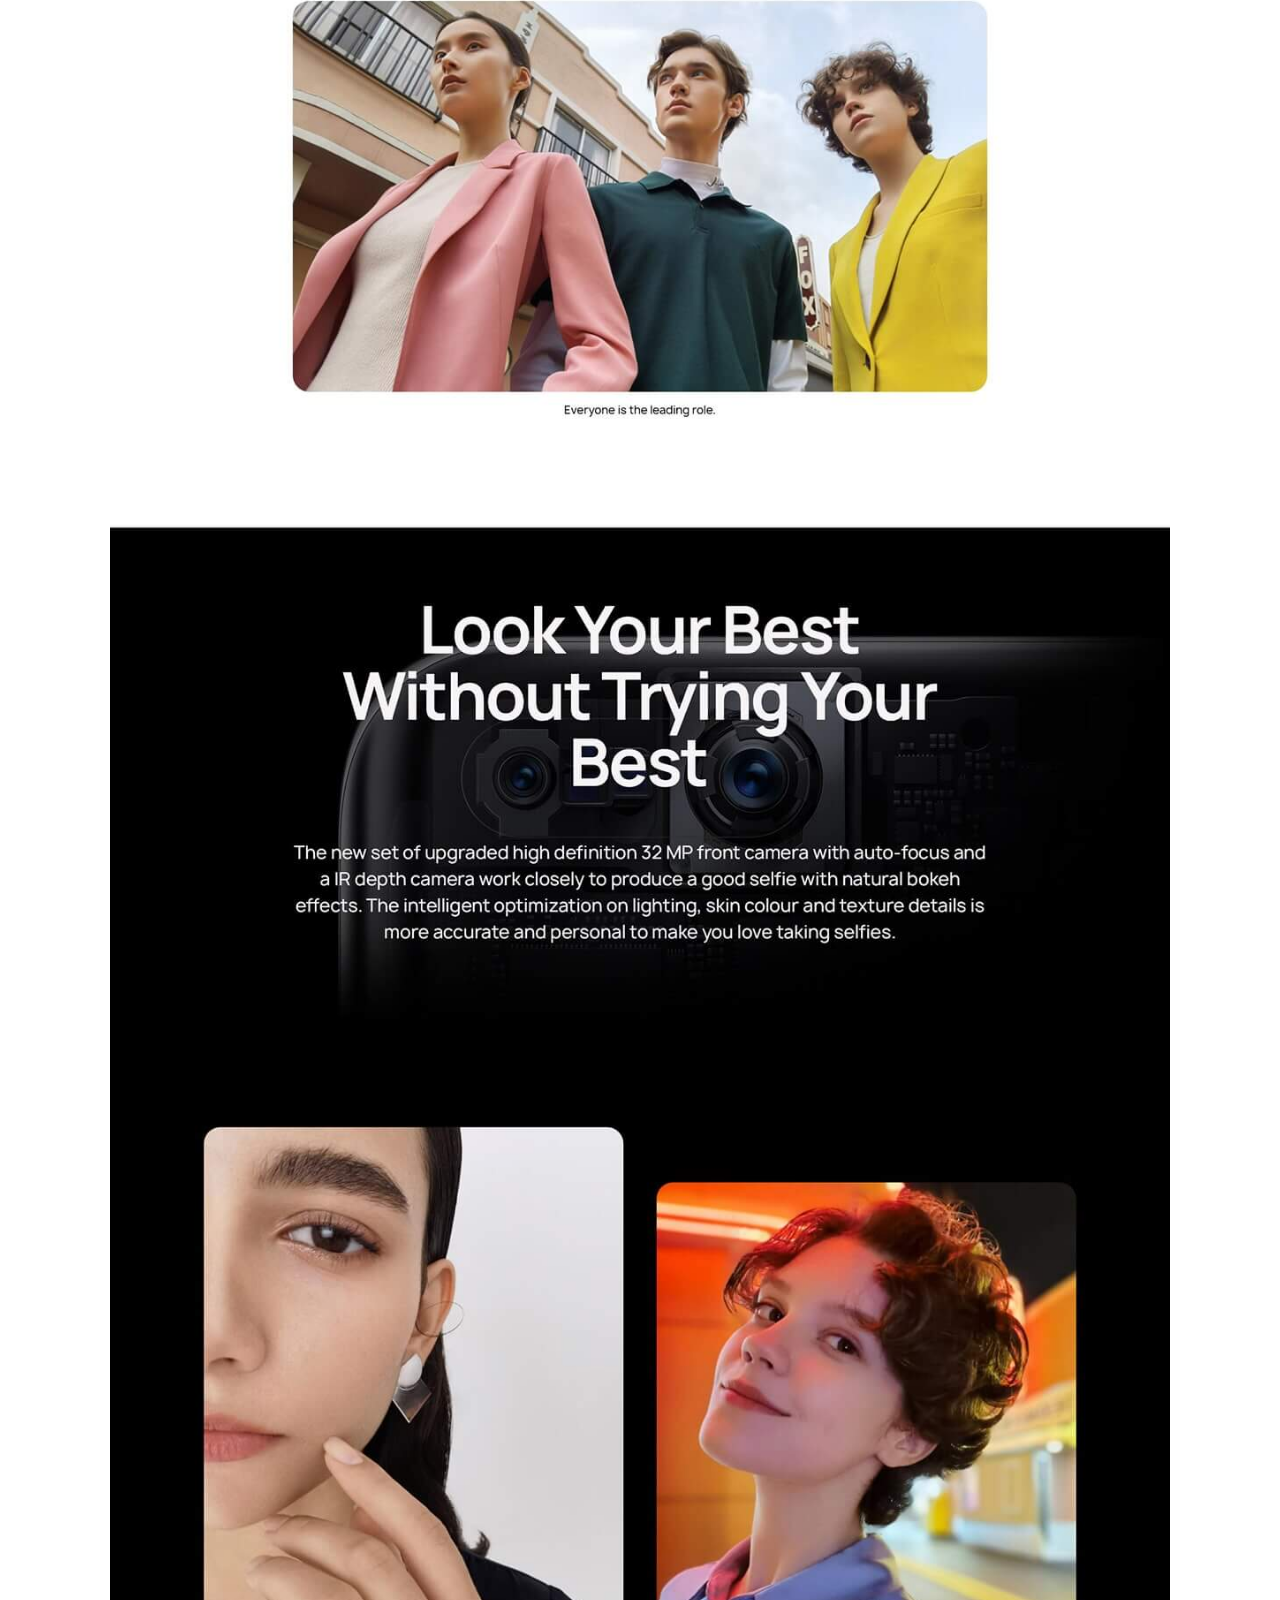
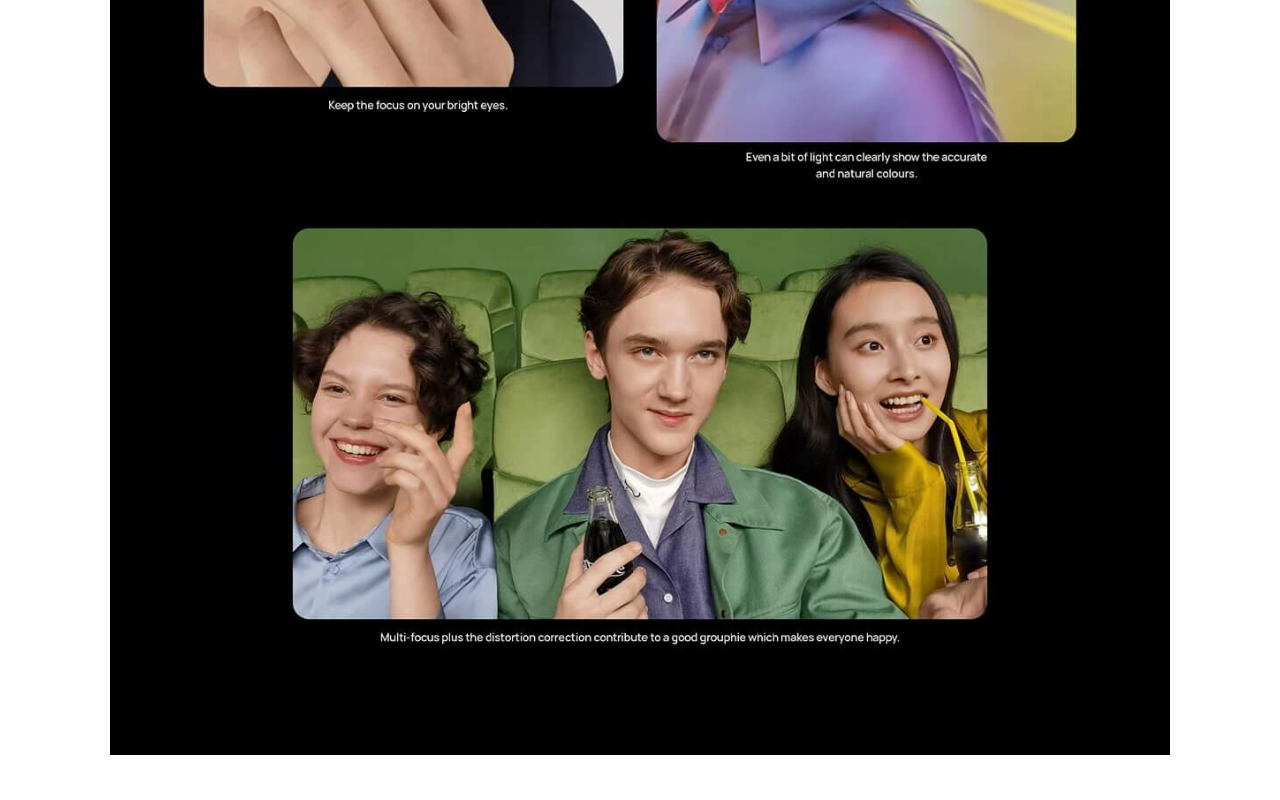
<file: en/index.html>
<!DOCTYPE html>
<html lang="en">
  <head>
    <meta charset="UTF-8" />
    <meta name="viewport" content="width=device-width, initial-scale=1.0" />
    <meta property="og:locale" content="en_US" />
    <meta property="og:type" content="website" />
    <meta property="og:site_name" content="Huawei P40 Pro 5G - Preorder">
    <meta property="og:title" content="Huawei P40 Pro 5G - Preorder" />
    <meta property="og:description" content="Pre-register begins on April 5 at 12 AM .. Ends on April 14 at 11:49 PM" />
    <meta property="og:url" content="https://p40.laywagif.com/"/>
    <title>Huawei P40 Pro 5G - Preorder</title>
    <link rel="shortcut icon" type="image/x-icon" href="/assets/img/favicon.ico">
    <link rel="stylesheet" href="/assets/css/styles.css" />
    <!-- Global site tag (gtag.js) - Google Analytics -->
    <script async src="https://www.googletagmanager.com/gtag/js?id=UA-56827565-15"></script>
    <script>
      window.dataLayer = window.dataLayer || [];
      function gtag(){dataLayer.push(arguments);}
      gtag('js', new Date());

      gtag('config', 'UA-56827565-15');
    </script>
    <!-- Google Tag Manager -->
    <script>(function(w,d,s,l,i){w[l]=w[l]||[];w[l].push({'gtm.start':
      new Date().getTime(),event:'gtm.js'});var f=d.getElementsByTagName(s)[0],
      j=d.createElement(s),dl=l!='dataLayer'?'&l='+l:'';j.async=true;j.src=
      'https://www.googletagmanager.com/gtm.js?id='+i+dl;f.parentNode.insertBefore(j,f);
      })(window,document,'script','dataLayer','GTM-WQ2NRFQ');
    </script>
    <!-- End Google Tag Manager -->
    <!-- BugHerd -->
    <script type="text/javascript" src="https://www.bugherd.com/sidebarv2.js?apikey=emxximdmzng5rq8rwc8oya" async="true"></script>
  </head>
  <body class="en">
    <!-- Google Tag Manager (noscript) -->
  <noscript><iframe src="https://www.googletagmanager.com/ns.html?id=GTM-WQ2NRFQ"
    height="0" width="0" style="display:none;visibility:hidden"></iframe>
  </noscript>
  <!-- End Google Tag Manager (noscript) -->
    <!-- Header -->
    <header>
      <div class="main-container flex align-center justify-between">
        <img src="/assets/img/stc-logo.svg" alt="stc logo" class="logo" />
        <a href="/ar/" class="lang-switcher"><span>عربى</span></a>
      </div>
    </header>
    <!-- End Header -->
    <!-- Terms and conditions modal -->
    <div id="terms-and-conditions-modal-en" class="modal">
      <div class="modal-layer" onclick="closeModal('terms-and-conditions-modal-en')"></div>
      <div class="content">
        <div class="modal-head">
          <h4>Terms & Conditions of Pre-registering devices</h4>
          <img class="close" src="/assets/img/icons/close-outline.svg" alt="close-outline icon" onclick="closeModal('terms-and-conditions-modal-en')">
        </div>
        <div class="modal-body">
          <ol>
            <li>The pre-registration period is from April  05. 2020 to April 14, 2020.</li>  
            <li>The pre-registration will end up at 11:59 PM on April 14, 2020</li>  
            <li>Customers who fill the pre-registration form will receive a call back from STC tele sales to complete the device pre-booking order.</li>  
          </ol>
        </div>
      </div>
    </div>
    <!-- Terms and conditions modal -->
    <!-- Gifts modal -->
    <div id="gifts-modal" class="modal">
      <div class="modal-layer" onclick="closeModal('gifts-modal')"></div>
      <div class="content">
        <div class="modal-head">
          <div class="title">
            <h3></h3>
            <span class="price"></span>
          </div>
          <img class="close" src="/assets/img/icons/close-outline.svg" alt="close-outline icon" onclick="closeModal('gifts-modal')">
        </div>
        <div class="modal-body">
          <div class="active-img">
            <img src="/assets/img/gifts/HUAWEI-mobile-cloud.jpg" alt="">
          </div>
          <div class="other-gifts-images">
            <div class="flex flex-center">
              <img src="/assets/img/gifts/freeBuds.jpg" class="freeBuds" alt="FreeBuds 3 white" data-price="599" onclick="activateImage(event, 'freeBuds')">
            </div>
            <div class="flex flex-center">
              <img src="/assets/img/gifts/superCharge.jpg" class="superCharge" alt="SuperCharge Wireless Car Charger" data-price="300" onclick="activateImage(event, 'superCharge')">
            </div>
            <div class="flex flex-center">
              <img src="/assets/img/gifts/HUAWEI-mobile-cloud.jpg" class="HUAWEI-mobile-cloud" alt="1 Year HUAWEI Mobile Cloud 50GB Storage guide card" data-price="100" onclick="activateImage(event, 'HUAWEI-mobile-cloud')">
            </div>
            <div class="flex flex-center">
              <img src="/assets/img/gifts/VIP-service.jpg" class="VIP-service" alt="VIP service 6months screen warranty" data-price="1000" onclick="activateImage(event, 'VIP-service')">
            </div>
          </div>
        </div>
      </div>
    </div>
    <!-- Gifts modal -->
    <!-- Hero banner -->
    <section class="hero-banner">
      <div class="main-container flex justify-between">
        <img class="mobile-banner" src="/assets/img/hero-banner/mobile-banner.png" alt="smart phones image" />
        <div class="content">
          <h5>Reserve it now</h5>
          <h1>Huawei P40 Pro 5G</h1>
          <p>
            Pre-registration begins on April 5
            <br />
            Ends on April 14
          </p>
          <div class="actions flex">
            <a class="btn main-btn" href="#preOrderTheDeviceSection">Reserve it now</a>
            <a class="btn outline-btn" href="#discoverDevice">Discover the device</a>
          </div>
        </div>
        <img class="desktop-banner" src="/assets/img/hero-banner/desktop-banner.png" alt="smart phones image" />
      </div>
    </section>
    <!-- End Hero banner -->
    <!-- Main form -->
    <section id="preOrderTheDeviceSection" class="Pre-register-phone-device first-step">
      <div class="main-container flex justify-between">
        <div class="steps">
          <div id="pickDeviceColor">
            <h3>Pick device properties</h3>
            <ul class="flex direction-column">
              <li>
                <h5>Color</h5>
                <div class="options">
                  <label for="black">
                    <input type="radio" id="black" name="color" value="black" checked onchange="changePhoneColor()">
                    <div class="color-spot flex direction-column">
                      <span style="background-image: linear-gradient(to bottom, #A19FA6 0, #000 100%);"></span>
                      <b>Black</b>
                    </div>
                  </label>
                  <label for="silver">
                    <input type="radio" id="silver" name="color" value="silver" onchange="changePhoneColor()">
                    <div class="color-spot flex direction-column">
                      <span style="background-image: linear-gradient(to bottom, #E0E4E4 0, #505458 100%);"></span>
                      <b>Silver</b>
                    </div>
                  </label>
                </div>
              </li>
              <li>
                <h5>Storage</h5>
                <div class="options">
                  <div class="outline-option">256 GB</div>
                </div>
              </li>
              <li>
                <h5>Type</h5>
                <div class="options flex direction-column">
                  <div class="outline-option" style="display: block;">With a gift package</div>
                  <div class="gifts">
                    <div class="flex flex-center">
                      <img src="/assets/img/gifts/freeBuds.jpg" class="freeBuds" alt="FreeBuds 3 white" data-price="599" onclick="openModal('gifts-modal'); activateImage(event, 'freeBuds')">
                    </div>
                    <div class="flex flex-center">
                      <img src="/assets/img/gifts/superCharge.jpg" class="superCharge" alt="SuperCharge Wireless Car Charger" data-price="300" onclick="openModal('gifts-modal'); activateImage(event, 'superCharge')">
                    </div>
                    <div class="flex flex-center">
                      <img src="/assets/img/gifts/HUAWEI-mobile-cloud.jpg" class="HUAWEI-mobile-cloud" alt="1 Year HUAWEI Mobile Cloud 50GB Storage guide card" data-price="100" onclick="openModal('gifts-modal'); activateImage(event, 'HUAWEI-mobile-cloud')">
                    </div>
                    <div class="flex flex-center">
                      <img src="/assets/img/gifts/VIP-service.jpg" class="VIP-service" alt="VIP service 6months screen warranty" data-price="1000" onclick="openModal('gifts-modal'); activateImage(event, 'VIP-service')">
                    </div>
                  </div>
                  <small><span>Free gifts</span> worth SR 1999</small>
                </div>
              </li>
            </ul>
          </div>
          <form id="userInfoForm">
            <div class="fields-container flex flex-wrap">
              <h3>Please enter your information to complete the order</h3>
              <div class="form-group">
                <label>Full name</label>
                <div class="form-field">
                  <input
                    required
                    type="text"
                    name="name"
                    pattern=".{2,255}"
                    data-err-msg="Type your name correctly, 2 characters minimum"
                  />
                </div>
                <small></small>
              </div>
              <div class="form-group">
                <label>Phone number</label>
                <div class="form-field">
                  <div class="form-control-prepend">+966</div>
                  <input
                    required
                    type="tel"
                    minlength="9"
                    maxlength="10"
                    name="mobile"
                    pattern="(5|05)\+?[0-9]{8}"
                    data-err-msg="Incorrect Saudi mobile number"
                  />
                </div>
                <small></small>
              </div>
              <div class="form-group">
                <label>Email</label>
                <div class="form-field">
                  <input
                    required
                    type="email"
                    name="email"
                    pattern="[a-zA-Z0-9._%+-]+@[a-z0-9.-]+\.[a-z]{2,}$"
                    data-err-msg="Incorrect email"
                  />
                </div>
                <small></small>
              </div>
              <div class="form-group">
                <label>City</label>
                <div class="form-field">
                  <div class="dropdown dropdown-geo" data-param="city" data-lang="en">
                    <button data-default="Select city"></button>
                    <input type="text" />
                    <input type="hidden" name="cityId" />
                    <div class="dropdown-wrap">
                    </div>
                  </div>
                </div>
                <small></small>
              </div>
              <div class="form-group">
                <label>District</label>
                <div class="form-field">
                  <div class="dropdown dropdown-geo disabled" data-param="district" data-lang="en">
                    <button data-default="Select district"></button>
                    <input type="text" />
                    <input type="hidden" name="districtId" />
                    <div class="dropdown-wrap">
                    </div>
                  </div>
                </div>
                <small></small>
              </div>
            </div>
            <div class="alert-err-msg">Something went wrong, please try again and make sure your information is correct</div>
            <div class="accept-terms">
              <input type="checkbox" id="accept-terms" required />
              <label for="accept-terms">
                <span>I agree to</span>
                <button type="button" onclick="openModal('terms-and-conditions-modal-en')">Pre-Registering Terms and Conditions</button
                >
              </label>
            </div>
          </form>
          <div id="confirmationMessage" class="flex flex-center">
            <img src="/assets/img/icons/checkmark.svg" alt="Checkmark Icon">
            <h2>Thank you! Your Pre-register has been confirmed for the device</h2>
            <p>
                A customer service representative will contact you
              </br>
              To confirm your information and receiving mechanism
            </p>
          </div>
        </div>
        <div id="aboutDevice">
          <div class="content">
            <div class="phone-img">
              <img src="/assets/img/phone/black.png" data-color="black" alt="Huawei_P40 Black" />
              <img src="/assets/img/phone/silver.png" data-color="silver" alt="Huawei_P40 Silver" />
            </div>
            <div class="phone-name">Huawei P40 Pro 5G</div>
            <div class="device-details">
              <div class="properties">
                <h4><span class="color"></span>, 256 GB</h4>
                <p>Includes gifts worth 1999 riyals</p>
                <div class="gifts">
                  <div class="flex flex-center">
                    <img src="/assets/img/gifts/freeBuds.jpg" class="freeBuds" alt="FreeBuds 3 white">
                  </div>
                  <div class="flex flex-center">
                    <img src="/assets/img/gifts/superCharge.jpg" class="superCharge" alt="SuperCharge Wireless Car Charger">
                  </div>
                  <div class="flex flex-center">
                    <img src="/assets/img/gifts/HUAWEI-mobile-cloud.jpg" class="HUAWEI-mobile-cloud" alt="1 Year HUAWEI Mobile Cloud 50GB Storage guide card">
                  </div>
                  <div class="flex flex-center">
                    <img src="/assets/img/gifts/VIP-service.jpg" class="VIP-service" alt="VIP service 6months screen warranty">
                  </div>
                </div>
              </div>
              <div class="price">
                <h4>
                  Total price
                  <span>3465 SR</span>
                </h4>
                <p>* The price includes VAT</p>
              </div>
            </div>
          </div>
          <button id="submitColorDeviceBtn" class="submitColorDeviceBtn active flex flex-center" onclick="moveToSecondStep()">
            <span>Reserve it now</span>
            <img src="/assets/img/icons/arrow-back-outline.svg" alt="arrow-back-outline icon">
          </button>
          <button id="submitUserDataBtn" class="submitUserDataBtn flex flex-center" disabled>
              <span>Complete the request</span>
              <img src="/assets/img/icons/arrow-back-outline.svg" alt="arrow-back-outline icon">
          </button>
        </div>
      </div>
    </section>
    <!-- End Main form -->
    <!-- FAQs -->
    <div class="main-container">
      <section class="FAQs">
        <h2>FAQs</h2>
        <ul class="FAQs-list">
          <!-- FAQs list items will be generated dynamically, /assets/js/main.js -->
        </ul>
      </section>
      <!-- End FAQs -->
      <section id="discoverDevice" style="padding-bottom: 40px;">
        <img src="/assets/img/descover-device/lp-huawei-p40-en.jpg" alt="lp-huawei-p40 device">
      </section>
    </div>

    <!-- stc footer -->
    <div class="stc-footer-component"></div>

    <script src="https://stc-assets.netlify.com/main.js"></script>
    <script src="/assets/js/renderFAQsList.js"></script>
    <script src="/assets/js/main.js"></script>
    <script src="https://www.google.com/recaptcha/api.js?render=6Lcs0-cUAAAAAIYIBZ8LbZg_uGGkYXnTZ1J3m5Kf"></script>
  </body>
</html>
</file>
<file: assets/css/styles.css>
/* Thin => 200 */
@font-face {
  font-family: "STCForward";
  font-weight: 200;
  font-style: normal;
  src: url("/assets/fonts/STCForward/STCForward-Thin.eot");
  src: url("/assets/fonts/STCForward/STCForward-Thin.woff") format("woff"), url("/assets/fonts/STCForward/STCForward-Thin.ttf") format("truetype"), url("/assets/fonts/STCForward/STCForward-Thin.svg") format("svg");
}
@font-face {
  font-family: "STCForward";
  font-weight: 200;
  font-style: italic;
  src: url("/assets/fonts/STCForward/STCForward-ThinItalic.eot");
  src: url("/assets/fonts/STCForward/STCForward-ThinItalic.woff") format("woff"), url("/assets/fonts/STCForward/STCForward-ThinItalic.ttf") format("truetype"), url("/assets/fonts/STCForward/STCForward-ThinItalic.svg") format("svg");
}
/* Light => 300 */
@font-face {
  font-family: "STCForward";
  font-weight: 300;
  font-style: normal;
  src: url("/assets/fonts/STCForward/STCForward-Light.eot");
  src: url("/assets/fonts/STCForward/STCForward-Light.woff") format("woff"), url("/assets/fonts/STCForward/STCForward-Light.ttf") format("truetype"), url("/assets/fonts/STCForward/STCForward-Light.svg") format("svg");
}
@font-face {
  font-family: "STCForward";
  font-weight: 300;
  font-style: italic;
  src: url("/assets/fonts/STCForward/STCForward-LightItalic.eot");
  src: url("/assets/fonts/STCForward/STCForward-LightItalic.woff") format("woff"), url("/assets/fonts/STCForward/STCForward-LightItalic.ttf") format("truetype"), url("/assets/fonts/STCForward/STCForward-LightItalic.svg") format("svg");
}
/* Regular => 400 */
@font-face {
  font-family: "STCForward";
  font-weight: 400;
  font-style: normal;
  src: url("/assets/fonts/STCForward/STCForward-Regular.eot");
  src: url("/assets/fonts/STCForward/STCForward-Regular.woff") format("woff"), url("/assets/fonts/STCForward/STCForward-Regular.ttf") format("truetype"), url("/assets/fonts/STCForward/STCForward-Regular.svg") format("svg");
}
@font-face {
  font-family: "STCForward";
  font-weight: 400;
  font-style: italic;
  src: url("/assets/fonts/STCForward/STCForward-Italic.eot");
  src: url("/assets/fonts/STCForward/STCForward-Italic.woff") format("woff"), url("/assets/fonts/STCForward/STCForward-Italic.ttf") format("truetype"), url("/assets/fonts/STCForward/STCForward-Italic.svg") format("svg");
}
/* Medium => 500 */
@font-face {
  font-family: "STCForward";
  font-weight: 500;
  font-style: normal;
  src: url("/assets/fonts/STCForward/STCForward-Medium.eot");
  src: url("/assets/fonts/STCForward/STCForward-Medium.woff") format("woff"), url("/assets/fonts/STCForward/STCForward-Medium.ttf") format("truetype"), url("/assets/fonts/STCForward/STCForward-Medium.svg") format("svg");
}
@font-face {
  font-family: "STCForward";
  font-weight: 500;
  font-style: italic;
  src: url("/assets/fonts/STCForward/STCForward-MediumItalic.eot");
  src: url("/assets/fonts/STCForward/STCForward-MediumItalic.woff") format("woff"), url("/assets/fonts/STCForward/STCForward-MediumItalic.ttf") format("truetype"), url("/assets/fonts/STCForward/STCForward-MediumItalic.svg") format("svg");
}
/* Bold => 600, 700 */
@font-face {
  font-family: "STCForward";
  font-weight: 700;
  font-style: normal;
  src: url("/assets/fonts/STCForward/STCForward-Bold.eot");
  src: url("/assets/fonts/STCForward/STCForward-Bold.woff") format("woff"), url("/assets/fonts/STCForward/STCForward-Bold.ttf") format("truetype"), url("/assets/fonts/STCForward/STCForward-Bold.svg") format("svg");
}
@font-face {
  font-family: "STCForward";
  font-weight: 700;
  font-style: italic;
  src: url("/assets/fonts/STCForward/STCForward-BoldItalic.eot");
  src: url("/assets/fonts/STCForward/STCForward-BoldItalic.woff") format("woff"), url("/assets/fonts/STCForward/STCForward-BoldItalic.ttf") format("truetype"), url("/assets/fonts/STCForward/STCForward-BoldItalic.svg") format("svg");
}
/* Extra Bold => 800 */
@font-face {
  font-family: "STCForward";
  font-weight: 900;
  font-style: normal;
  src: url("/assets/fonts/STCForward/STCForward-ExtraBold.eot");
  src: url("/assets/fonts/STCForward/STCForward-ExtraBold.woff") format("woff"), url("/assets/fonts/STCForward/STCForward-ExtraBold.ttf") format("truetype"), url("/assets/fonts/STCForward/STCForward-ExtraBold.svg") format("svg");
}
@font-face {
  font-family: "STCForward";
  font-weight: 900;
  font-style: italic;
  src: url("/assets/fonts/STCForward/STCForward-ExtraBoldItalic.eot");
  src: url("/assets/fonts/STCForward/STCForward-ExtraBoldItalic.woff") format("woff"), url("/assets/fonts/STCForward/STCForward-ExtraBoldItalic.ttf") format("truetype"), url("/assets/fonts/STCForward/STCForward-ExtraBoldItalic.svg") format("svg");
}
* {
  box-sizing: border-box;
  padding: 0;
  margin: 0;
  border: 0;
  outline: 0;
  font-family: "STCForward", sans-serif, arial;
}

html {
  scroll-behavior: smooth;
}

body {
  background-color: #fff;
  color: #1d252d;
  direction: rtl;
}
body.en {
  direction: ltr;
}

p {
  line-height: 30px;
}

ul {
  list-style-type: none;
}

input[type=email],
input[type=tel] {
  direction: ltr !important;
}

a {
  text-decoration: none;
  display: inline-block;
  color: #1d252d;
}

img {
  max-width: 100%;
}

.main-container {
  max-width: 1100px;
  width: 100%;
  margin: auto;
  padding: 0 20px;
}

.flex {
  display: flex;
}
.flex.flex-wrap {
  flex-wrap: wrap;
}
.flex.flex-center {
  align-items: center;
  justify-content: center;
}
.flex.align-center {
  align-items: center;
}
.flex.justify-between {
  justify-content: space-between;
}
.flex.direction-column {
  flex-direction: column;
}

.btn {
  padding: 12px 32px;
  font-size: 17px;
  border-radius: 3px;
  box-shadow: 0px 3px 8px rgba(0, 0, 0, 0.18);
  display: flex;
  align-items: center;
  justify-content: center;
  cursor: pointer;
}
.btn.main-btn {
  background-color: #ff375e;
  color: #fff;
}
.btn.outline-btn {
  color: #ff375e;
  background-color: transparent;
  border: 2px solid #ff375e;
}

header {
  padding: 20px 0;
}
header .logo {
  width: 50px;
}
header .lang-switcher {
  padding: 0 30px;
  height: 44px;
  border: 2px solid #ddd;
  border-radius: 25px;
  font-size: 16px;
  margin-right: 24px;
  margin-top: -2px;
  display: flex;
  justify-content: center;
  align-items: center;
  cursor: pointer;
}

.hero-banner {
  background-color: #4f008c;
  color: #fff;
  position: relative;
}
.hero-banner .mobile-banner {
  display: none;
}
.hero-banner .content {
  padding: 40px 0;
}
.hero-banner .content h5 {
  color: #f3f3f1;
  opacity: 0.6;
  font-weight: 400;
  font-size: 18px;
  margin-bottom: 16px;
}
.hero-banner .content h1 {
  font-size: 44px;
  font-weight: 600;
  line-height: 46px;
  margin-bottom: 24px;
}
.hero-banner .content p {
  font-size: 20px;
  line-height: 38px;
  margin-bottom: 40px;
}
.hero-banner .content .outline-btn {
  margin: 0 20px;
}

@media screen and (max-width: 1000px) {
  .hero-banner .desktop-banner {
    max-width: 380px;
  }
  .hero-banner .content h1 {
    font-size: 38px;
  }
  .hero-banner .content p {
    font-size: 18px;
  }
}
@media screen and (max-width: 900px) {
  .hero-banner .main-container .desktop-banner {
    max-width: 350px;
  }
}
@media screen and (max-width: 780px) {
  .hero-banner .main-container {
    flex-direction: column;
    align-items: center;
  }
  .hero-banner .main-container .desktop-banner {
    display: none;
  }
  .hero-banner .main-container .mobile-banner {
    display: block;
    margin-bottom: 30px;
    max-width: 100%;
  }
}
@media screen and (max-width: 520px) {
  .hero-banner .main-container .actions {
    flex-direction: column;
  }
  .hero-banner .main-container .actions .outline-btn,
.hero-banner .main-container .actions .main-btn {
    margin: 10px 0 !important;
  }
}
@media screen and (max-width: 460px) {
  .hero-banner .main-container .content h1 {
    font-size: 30px;
  }
  .hero-banner .main-container .content p {
    font-size: 16px;
  }
}
.FAQs {
  text-align: center;
  padding: 60px 0;
}
.FAQs h2 {
  margin-bottom: 60px;
}
.FAQs ul {
  list-style-type: none;
  width: 100%;
  max-width: 700px;
  margin: auto;
}
.FAQs ul li {
  background-color: #fff;
  border-radius: 8px;
  box-shadow: 0px 14px 26px rgba(0, 0, 0, 0.08);
  margin-bottom: 22px;
  text-align: start;
  position: relative;
}
.FAQs ul li.expand .question::after {
  transition: all 0.4s ease-out;
  transform: scaleX(1);
  background-color: #f3efef;
}
.FAQs ul li.expand .answer {
  animation: expanding 1s ease forwards 0ms;
}
.FAQs ul li.expand .arrow-icon {
  transform: rotate(0) !important;
}
.FAQs ul li .question {
  font-weight: 500;
  font-size: 17px;
  position: relative;
  cursor: pointer;
  padding: 22px;
  display: flex;
  justify-content: space-between;
  align-items: center;
}
.FAQs ul li .question::after {
  content: "";
  position: absolute;
  bottom: 10px;
  left: 22px;
  width: calc(100% - 44px);
  height: 2px;
  background-color: #ff375e;
  transform: scaleX(0);
  transform-origin: center;
  transition: all 0.2s ease-out;
}
.FAQs ul li .question .arrow-icon {
  transform: rotate(90deg);
  transition: all 0.2s ease-out;
}
.FAQs ul li .answer {
  color: #8e9aa0;
  line-height: 28px;
  height: auto;
  opacity: 0;
  padding: 0 22px;
  transform: translateY(5px);
  max-height: 0;
  transition: max-height 10s ease 0ms;
}

@keyframes expanding {
  100% {
    max-height: 500px;
    padding-bottom: 20px;
    opacity: 1;
    transform: translateY(0);
  }
}
#pickDeviceColor h5 {
  font-size: 20px;
  font-weight: 500;
  min-width: 120px;
}
#pickDeviceColor .options {
  display: flex;
}
#pickDeviceColor .options label {
  display: flex;
  justify-content: center;
  align-items: center;
  flex-direction: column;
  cursor: pointer;
}
#pickDeviceColor .options label:first-of-type {
  margin-left: 80px;
}
#pickDeviceColor .options label .color-spot {
  position: relative;
}
#pickDeviceColor .options label .color-spot b {
  position: absolute;
  top: 100%;
  left: 50%;
  transform: translateX(-50%);
  margin-top: 10px;
}
#pickDeviceColor .options label .color-spot span {
  width: 30px;
  height: 30px;
  border-radius: 50%;
  position: relative;
}
#pickDeviceColor .options label input[type=radio] {
  display: none;
}
#pickDeviceColor .options label input:checked + .color-spot span::after {
  content: "";
  position: absolute;
  top: 50%;
  left: 50%;
  transform: translate(-50%, -50%) scale(0.6);
  opacity: 0;
  width: calc(100% + 8px);
  height: calc(100% + 8px);
  border-radius: 50%;
  border: 2px solid #ff375e;
  animation: scaleUp 0.4s cubic-bezier(0.18, 0.89, 0.32, 1.28) forwards;
}
@keyframes scaleUp {
  to {
    transform: translate(-50%, -50%) scale(1);
    opacity: 1;
  }
}
#pickDeviceColor .options label input:checked + .color-spot b {
  color: #ff375e;
}
#pickDeviceColor .options small {
  margin-top: 14px;
  font-size: 15px;
}
#pickDeviceColor .options small span {
  color: #ff375e;
}
#pickDeviceColor .outline-option {
  padding: 12px 32px;
  border: 2px solid #ff375e;
  text-align: center;
  line-height: 24px;
  color: #ff375e;
  font-weight: 500;
  border-radius: 100px;
  background-color: #fff;
  box-shadow: 0px 4px 22px rgba(0, 0, 0, 0.12);
  white-space: nowrap;
}
#pickDeviceColor ul {
  padding-right: 20px;
  padding-left: 20px;
}
#pickDeviceColor ul li {
  display: flex;
  padding-top: 50px;
  padding-bottom: 50px;
  align-items: center;
  border-bottom: 1px solid rgba(142, 154, 160, 0.3);
}
#pickDeviceColor ul li:last-of-type {
  border-bottom: 0;
}
#pickDeviceColor .gifts {
  display: flex;
  align-items: center;
  margin-right: 15px;
}
#pickDeviceColor .gifts > div {
  width: 60px;
  height: 60px;
  background-color: #fff;
  border-radius: 3px;
  overflow: hidden;
  padding: 4px;
  margin: 0 4px;
  cursor: pointer;
}
#pickDeviceColor .gifts > div img {
  max-width: 100%;
  max-height: 100%;
}

#userInfoForm {
  width: 100%;
  height: 100%;
  display: flex;
  flex-direction: column;
  justify-content: space-between;
}
#userInfoForm .main-container {
  margin-left: -24px;
}
#userInfoForm .form-group {
  display: flex;
  flex-direction: column;
  padding-left: 24px;
  margin-bottom: 32px;
  position: relative;
  width: 50%;
}
#userInfoForm .form-group.invalid input {
  border: 2px solid rgba(255, 55, 94, 0.8) !important;
}
#userInfoForm .form-group.invalid small {
  transform: translateY(0);
  opacity: 1;
}
#userInfoForm .form-group label {
  margin-bottom: 8px;
}
#userInfoForm .form-group .form-field {
  display: flex;
}
#userInfoForm .form-group .form-field .form-control-prepend {
  padding: 0 8px;
  display: flex;
  align-items: center;
  background-color: #dfe1e6;
  margin-left: -1px;
  direction: ltr;
}
#userInfoForm .form-group .form-field input {
  width: 100%;
  height: 46px;
  padding: 5px 12px;
  border-radius: 3px;
  border: 2px solid rgba(223, 225, 230, 0.8);
  transition: all 0.2s ease-in-out;
  position: relative;
  z-index: 2;
}
#userInfoForm .form-group .form-field input[type=tel] {
  border-radius: 0 3px 3px 0;
}
#userInfoForm .form-group .form-field input:focus {
  border: 2px solid rgba(79, 0, 140, 0.8);
}
#userInfoForm .form-group small {
  position: absolute;
  top: calc(100% + 3px);
  right: 0;
  z-index: 1;
  color: #ff375e;
  opacity: 0;
  transform: translateY(-20px);
  transition: all 0.3s ease;
}
#userInfoForm .alert-err-msg {
  color: #ff375e;
  border: 2px solid rgba(255, 55, 95, 0.4);
  padding: 15px 20px;
  background-color: rgba(255, 55, 95, 0.2);
  border-radius: 4px;
  box-shadow: 0 4px 9px rgba(255, 55, 95, 0.2);
  transition: all 0.3s cubic-bezier(0.65, 0.05, 0.36, 1);
  margin-bottom: 10px;
  display: none;
}
#userInfoForm .alert-err-msg.show {
  display: block;
}
#userInfoForm .accept-terms {
  padding: 40px 0 10px;
  border-top: 1px solid rgba(142, 154, 160, 0.3);
}
#userInfoForm .accept-terms input {
  margin-left: 10px;
}
#userInfoForm .accept-terms button {
  color: #ff375e;
  text-decoration: underline;
  cursor: pointer;
}

/* GeoDropdowns */
.dropdown {
  position: relative;
  width: 100%;
}

.dropdown.disabled {
  opacity: 0.3;
  pointer-events: none;
}

.dropdown.empty {
  opacity: 0.3;
}

.dropdown button {
  height: 46px;
  border: 2px solid #dfe1e6;
  padding: 5px 12px;
  border-radius: 3px;
  width: 100%;
  text-align: start;
  cursor: pointer;
}

.dropdown .dropdown-wrap,
.dropdown input[type=text] {
  display: none;
  position: absolute;
  background: #fff;
  left: 0;
  right: 0;
  max-height: 200px;
  overflow-y: auto;
}
.dropdown .dropdown-wrap.dropdown-wrap,
.dropdown input[type=text].dropdown-wrap {
  border-radius: 6px;
  padding: 8px 0;
  margin-top: 6px;
  border: 2px solid #dfe1e6;
  box-shadow: 0 2px 9px rgba(0, 0, 0, 0.12);
  z-index: 3;
}
.dropdown .dropdown-wrap::-webkit-scrollbar,
.dropdown input[type=text]::-webkit-scrollbar {
  width: 12px;
}
.dropdown .dropdown-wrap::-webkit-scrollbar-thumb,
.dropdown input[type=text]::-webkit-scrollbar-thumb {
  background-color: rgba(0, 0, 0, 0.2);
  border-radius: 10px;
  border: 4px solid #fff;
}

.dropdown.open button {
  display: none;
}

.dropdown.open .dropdown-wrap,
.dropdown.open input[type=text] {
  display: block;
}

.dropdown-wrap a {
  display: block;
  padding: 10px 15px;
  cursor: pointer;
  transition: all 0.12s ease-out;
}
.dropdown-wrap a:hover {
  background-color: #eee;
}

.dropdown-wrap a.hide {
  display: none;
}

#aboutDevice {
  min-width: 400px;
  border-radius: 6px;
  background-color: #fff;
  box-shadow: 2px 8px 22px rgba(0, 0, 0, 0.12);
  display: flex;
  flex-direction: column;
  align-items: center;
  justify-content: space-between;
  text-align: center;
  overflow: hidden;
  position: relative;
  padding-bottom: 60px;
}
#aboutDevice .phone-img {
  height: 260px;
  margin-bottom: 40px;
  display: flex;
  justify-content: center;
  align-items: center;
}
#aboutDevice .phone-img.silver img[data-color=silver] {
  display: block;
}
#aboutDevice .phone-img.silver img[data-color=black] {
  display: none;
}
#aboutDevice .phone-img img {
  max-width: 100%;
  max-height: 100%;
}
#aboutDevice .phone-img img[data-color=silver] {
  display: none;
}
#aboutDevice .content {
  padding: 50px 30px 40px;
}
#aboutDevice p {
  color: #8e9aa0;
  font-weight: normal;
  margin-top: 8px;
  font-size: 15px;
}
#aboutDevice h4 {
  font-weight: 500;
  font-size: 18px;
}
#aboutDevice .price span {
  font-size: 24px;
  color: #ff375e;
}
#aboutDevice .phone-name {
  font-weight: 600;
  font-size: 24px;
}
#aboutDevice .device-details {
  margin-top: 30px;
}
#aboutDevice .properties {
  margin-bottom: 30px;
}

#preOrderTheDeviceSection {
  padding: 100px 20px 60px;
}
#preOrderTheDeviceSection .main-container {
  background-color: #f3f3f1;
  padding: 0;
  border-radius: 8px;
}
#preOrderTheDeviceSection .main-container .steps {
  width: 100%;
}
#preOrderTheDeviceSection .main-container .steps #pickDeviceColor,
#preOrderTheDeviceSection .main-container .steps #userInfoForm,
#preOrderTheDeviceSection .main-container .steps #confirmationMessage {
  display: none;
  padding: 40px 30px;
}
#preOrderTheDeviceSection .main-container .steps #pickDeviceColor h3,
#preOrderTheDeviceSection .main-container .steps #userInfoForm h3,
#preOrderTheDeviceSection .main-container .steps #confirmationMessage h3 {
  font-weight: 500;
  margin-bottom: 30px;
  color: #1d252d;
  font-size: 24px;
  display: block;
  width: 100%;
}
#preOrderTheDeviceSection .submitColorDeviceBtn,
#preOrderTheDeviceSection .submitUserDataBtn {
  justify-content: center;
  align-items: center;
  background-color: #a8abae;
  color: #fff;
  font-size: 18px;
  cursor: not-allowed;
  display: none;
  position: absolute;
  bottom: 0;
  left: 0;
  height: 60px;
  width: 100%;
}
#preOrderTheDeviceSection .submitColorDeviceBtn.active,
#preOrderTheDeviceSection .submitUserDataBtn.active {
  background-color: #ff375e;
  cursor: pointer;
}
#preOrderTheDeviceSection .submitColorDeviceBtn.btn-spinner,
#preOrderTheDeviceSection .submitUserDataBtn.btn-spinner {
  position: absolute;
}
#preOrderTheDeviceSection .submitColorDeviceBtn.btn-spinner::after,
#preOrderTheDeviceSection .submitUserDataBtn.btn-spinner::after {
  content: "";
  position: absolute;
  top: 0;
  left: 0;
  width: 100%;
  height: 100%;
  background-color: #a8abae;
}
#preOrderTheDeviceSection .submitColorDeviceBtn.btn-spinner::before,
#preOrderTheDeviceSection .submitUserDataBtn.btn-spinner::before {
  content: "";
  position: absolute;
  z-index: 2;
  top: 50%;
  left: 50%;
  transform: translate(-50%, -50%);
  width: 30px;
  height: 30px;
  border-radius: 50%;
  border: 3px solid rgba(255, 255, 255, 0.2);
  border-top: 3px solid #4f008c;
  animation: spin 0.6s linear infinite;
}
@keyframes spin {
  0% {
    transform: translate(-50%, -50%) rotate(0deg);
  }
  100% {
    transform: translate(-50%, -50%) rotate(360deg);
  }
}
#preOrderTheDeviceSection .submitColorDeviceBtn img,
#preOrderTheDeviceSection .submitUserDataBtn img {
  margin-right: 16px;
  width: 16px;
}
#preOrderTheDeviceSection.first-step #aboutDevice .device-details .properties {
  display: none;
}
#preOrderTheDeviceSection.first-step .steps #pickDeviceColor {
  display: block;
}
#preOrderTheDeviceSection.first-step #aboutDevice .submitColorDeviceBtn {
  display: flex !important;
}
#preOrderTheDeviceSection.second-step .steps #userInfoForm {
  display: flex;
}
#preOrderTheDeviceSection.second-step #aboutDevice .submitUserDataBtn {
  display: flex !important;
}
#preOrderTheDeviceSection.congrats .steps #confirmationMessage {
  display: flex;
}
#preOrderTheDeviceSection.congrats .submitColorDeviceBtn,
#preOrderTheDeviceSection.congrats .submitUserDataBtn {
  display: none !important;
}

#confirmationMessage {
  width: 100%;
  height: 100%;
  flex-direction: column;
  text-align: center;
}
#confirmationMessage h2 {
  margin: 40px 0 20px;
  line-height: 40px;
}
#confirmationMessage p {
  font-size: 18px;
}

@media screen and (max-width: 1000px) {
  #userInfoForm .form-group {
    width: 100%;
    padding: 0 !important;
  }
}
@media screen and (max-width: 880px) {
  #pickDeviceColor {
    padding: 20px;
  }
  #pickDeviceColor h5 {
    font-size: 18px;
    min-width: 110px;
  }

  #userInfoForm .form-group {
    width: 100%;
    padding: 0 !important;
  }

  #aboutDevice {
    min-width: 360px;
  }
}
@media screen and (max-width: 800px) {
  #preOrderTheDeviceSection .main-container {
    flex-direction: column-reverse;
    overflow: hidden;
    padding: 16px;
    padding-bottom: 70px;
    position: relative;
  }
  #preOrderTheDeviceSection #aboutDevice {
    padding-bottom: 0;
    position: static;
    min-width: 100%;
  }
  #preOrderTheDeviceSection.first-step .device-details {
    display: none !important;
  }
}
@media screen and (max-width: 560px) {
  #preOrderTheDeviceSection .main-container .steps #pickDeviceColor,
#preOrderTheDeviceSection .main-container .steps #userInfoForm,
#preOrderTheDeviceSection .main-container .steps #confirmationMessage {
    padding: 0;
    padding-top: 40px;
  }
  #preOrderTheDeviceSection .main-container .steps #pickDeviceColor h3,
#preOrderTheDeviceSection .main-container .steps #userInfoForm h3,
#preOrderTheDeviceSection .main-container .steps #confirmationMessage h3 {
    text-align: center;
  }
}
@media screen and (max-width: 560px) {
  #preOrderTheDeviceSection .main-container #pickDeviceColor ul li {
    flex-direction: column;
    align-items: flex-start;
    padding-top: 20px;
    padding-bottom: 20px;
  }
  #preOrderTheDeviceSection .main-container #pickDeviceColor ul li h5 {
    margin-bottom: 20px;
  }
  #preOrderTheDeviceSection .main-container #pickDeviceColor ul li:first-of-type .options {
    width: 100%;
    padding-bottom: 20px;
  }
  #preOrderTheDeviceSection .main-container #pickDeviceColor ul li .options {
    justify-content: center;
  }
  #preOrderTheDeviceSection .main-container #pickDeviceColor ul li .options label {
    padding: 0;
    margin: 0 40px;
  }
}
.modal {
  position: fixed;
  top: 0;
  left: 0;
  width: 100%;
  height: 100%;
  z-index: 9;
  justify-content: center;
  align-items: flex-start;
  padding: 40px 30px;
  display: none;
}
.modal.open {
  display: flex;
}
.modal .modal-layer {
  position: absolute;
  top: 0;
  left: 0;
  width: 100%;
  height: 100%;
  background-color: rgba(0, 0, 0, 0.8);
  z-index: 1;
}
.modal#gifts-modal .modal-body {
  display: flex;
  flex-direction: column;
  align-items: center;
  justify-content: center;
  padding: 30px 0;
}
.modal .content {
  width: 100%;
  max-width: 800px;
  position: relative;
  z-index: 2;
  background-color: #fff;
  box-shadow: 0px 8px 20px rgba(0, 0, 0, 0.16);
  padding: 0 20px;
  border-radius: 8px;
  transform: translateY(80px);
  opacity: 0;
  transition: all 0.3s ease-out;
  animation: fadeInUp 0.3s ease-out forwards;
  max-height: 100%;
  overflow-y: auto;
}
.modal .content .modal-head {
  font-weight: 500 !important;
  font-size: 16px;
  padding: 20px 0 10px;
  display: flex;
  align-items: center;
  border-bottom: 1px solid rgba(142, 154, 160, 0.3);
  display: flex;
  justify-content: space-between;
  align-items: center;
}
.modal .content .modal-head .close {
  width: 40px;
  cursor: pointer;
}
.modal .content .modal-head .title {
  display: flex;
  align-items: center;
}
.modal .content .modal-head .title span.price {
  margin: 0 20px;
  color: #ff375e;
  font-weight: 400;
  font-size: 20px;
  font-style: italic;
  text-decoration: line-through;
}
.modal .content .modal-body {
  overflow-y: auto;
}
.modal .content .modal-body ol {
  padding: 25px;
}
.modal .content .modal-body ol li {
  padding-right: 6px;
  line-height: 26px;
  margin-bottom: 16px;
}
.modal .content .modal-body .active-img img {
  max-height: 200px;
}
.modal .content .modal-body .other-gifts-images {
  display: flex;
  align-items: center;
  margin-top: 40px;
}
.modal .content .modal-body .other-gifts-images > div {
  max-width: 25%;
  height: 100px;
  background-color: #fff;
  border-radius: 3px;
  overflow: hidden;
  margin: 0 4px;
  cursor: pointer;
}
.modal .content .modal-body .other-gifts-images > div img {
  max-width: 100%;
  max-height: 100%;
  padding: 6px;
  border-radius: 3px;
}
.modal .content .modal-body .other-gifts-images > div img.active {
  border: 2px solid #4f008c;
}

@keyframes fadeInUp {
  to {
    transform: translateY(0);
    opacity: 1;
  }
}
@media screen and (max-width: 500px) {
  .modal .content .modal-head {
    align-items: flex-start;
  }
  .modal .content .modal-head .title {
    flex-direction: column;
    align-items: start !important;
  }
  .modal .content .modal-head .title .price {
    margin: 12px 0 0 !important;
  }
}
body.en #pickDeviceColor .options label:first-of-type {
  margin-left: 0;
  margin-right: 50px;
}
body.en #preOrderTheDeviceSection .submitColorDeviceBtn img,
body.en #preOrderTheDeviceSection .submitUserDataBtn img {
  margin-right: 0;
  margin-left: 16px;
  transform: rotate(180deg);
}
body.en .FAQs ul li .question .arrow-icon {
  transform: rotate(-90deg);
}
body.en #userInfoForm .form-group {
  padding-right: 24px;
  padding-left: 0;
}
body.en #userInfoForm .form-group small {
  right: auto;
  left: 0;
}
body.en .modal .content .modal-body {
  padding-left: 0;
  padding-right: 10px;
}
body.en #pickDeviceColor .gifts {
  margin-left: 15px;
  margin-right: 15px;
}

/*# sourceMappingURL=styles.css.map */
</file>
